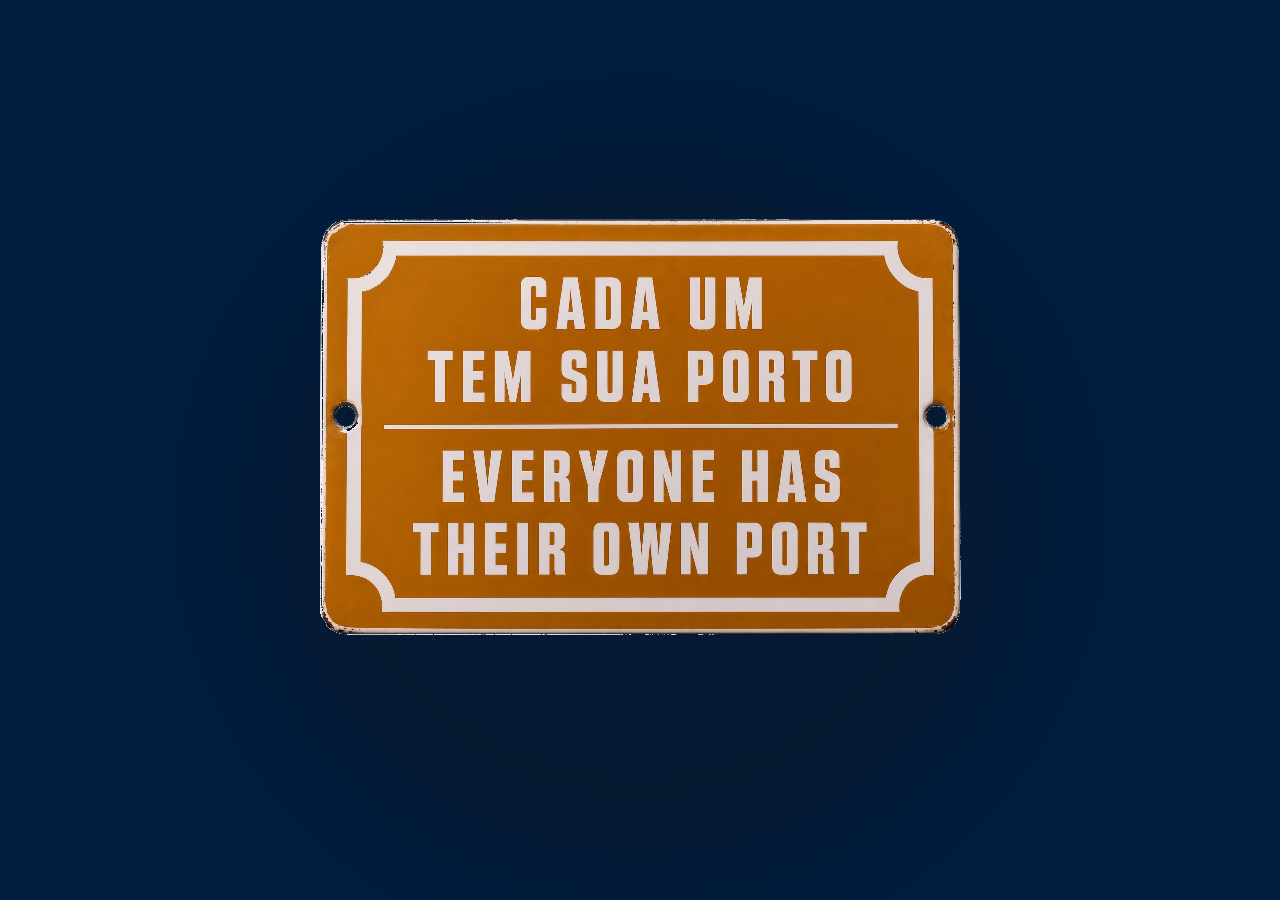
<file: index.html>
<!DOCTYPE html>
<html lang="en">
<head>
  <meta charset="UTF-8">
  <meta name="viewport" content="width=device-width, initial-scale=1, viewport-fit=cover">
  <meta name="description" content="Port-Pourri is an immersive new play with music at Stanford, May 29 to 31, 2026. Enter the world, get show details, join the mailing list, and reserve tickets.">
  <meta name="robots" content="index,follow,max-image-preview:large,max-snippet:-1,max-video-preview:-1">
  <meta name="theme-color" content="#0a1426">
  <link rel="canonical" href="https://port.sebastian.blue/">
  <meta property="og:site_name" content="Port-Pourri">
  <meta property="og:type" content="website">
  <meta property="og:title" content="Port-Pourri">
  <meta property="og:description" content="An immersive new play with music at Stanford. Enter the port, get show details, and reserve tickets.">
  <meta property="og:url" content="https://port.sebastian.blue/">
  <meta property="og:image" content="https://port.sebastian.blue/front.png">
  <meta property="og:image:alt" content="Port-Pourri sign artwork">
  <meta name="twitter:card" content="summary_large_image">
  <meta name="twitter:title" content="Port-Pourri">
  <meta name="twitter:description" content="An immersive new play with music at Stanford. Enter the port, get show details, and reserve tickets.">
  <meta name="twitter:image" content="https://port.sebastian.blue/front.png">
  <title>Port-Pourri</title>
  <link rel="preconnect" href="https://fonts.googleapis.com">
  <link rel="preconnect" href="https://fonts.gstatic.com" crossorigin>
  <link href="https://fonts.googleapis.com/css2?family=EB+Garamond:ital,wght@0,400;1,400;1,500&display=swap" rel="stylesheet">
  <link rel="stylesheet" href="styles.css">
  <script type="application/ld+json">
    {
      "@context": "https://schema.org",
      "@graph": [
        {
          "@type": "WebSite",
          "@id": "https://port.sebastian.blue/#website",
          "url": "https://port.sebastian.blue/",
          "name": "Port-Pourri",
          "description": "Port-Pourri is an immersive new play with music at Stanford.",
          "inLanguage": "en-US"
        },
        {
          "@type": "WebPage",
          "@id": "https://port.sebastian.blue/#webpage",
          "url": "https://port.sebastian.blue/",
          "name": "Port-Pourri",
          "isPartOf": {
            "@id": "https://port.sebastian.blue/#website"
          },
          "primaryImageOfPage": {
            "@type": "ImageObject",
            "url": "https://port.sebastian.blue/front.png"
          },
          "description": "Enter the world of Port-Pourri, get show details, and reserve tickets."
        }
      ]
    }
  </script>
</head>
<body>
  <main class="stage">
    <div class="scene">
      <div class="sign-shadow" aria-hidden="true"></div>
      <a class="sign-link" href="info/" aria-label="Enter the Port-Pourri experience">
        <div class="sign-fallback" aria-hidden="true">
          <div class="sign-fallback-face sign-fallback-face--front">
            <img src="front.png" alt="" draggable="false">
          </div>
          <div class="sign-fallback-face sign-fallback-face--rear">
            <img src="rear-2.png" alt="" draggable="false">
          </div>
        </div>
        <div class="sign-canvas" aria-hidden="true"></div>
        <span class="sr-only">Cada um tem sua porto. Everyone has their own port. Open the Port-Pourri information experience.</span>
      </a>
    </div>
  </main>
  <script src="vendor/three.min.js"></script>
  <script src="script.js"></script>
</body>
</html>
</file>
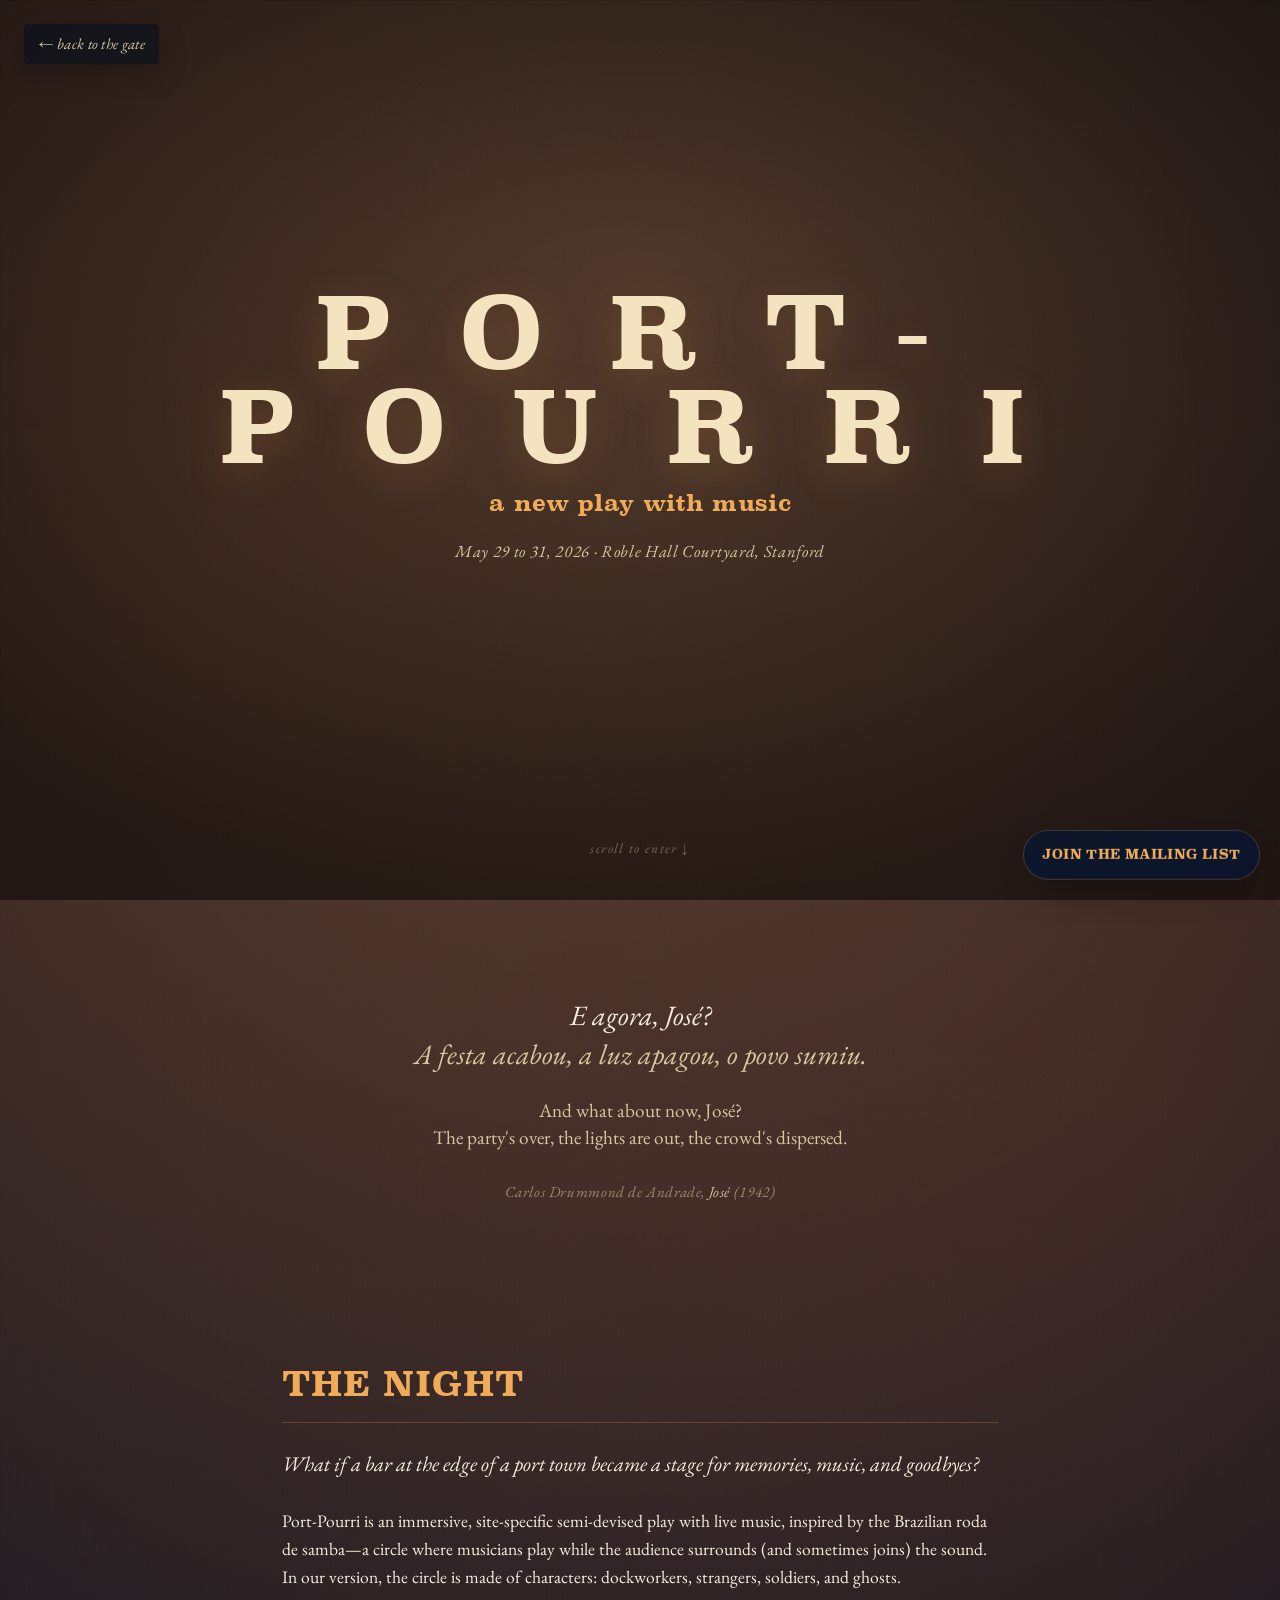
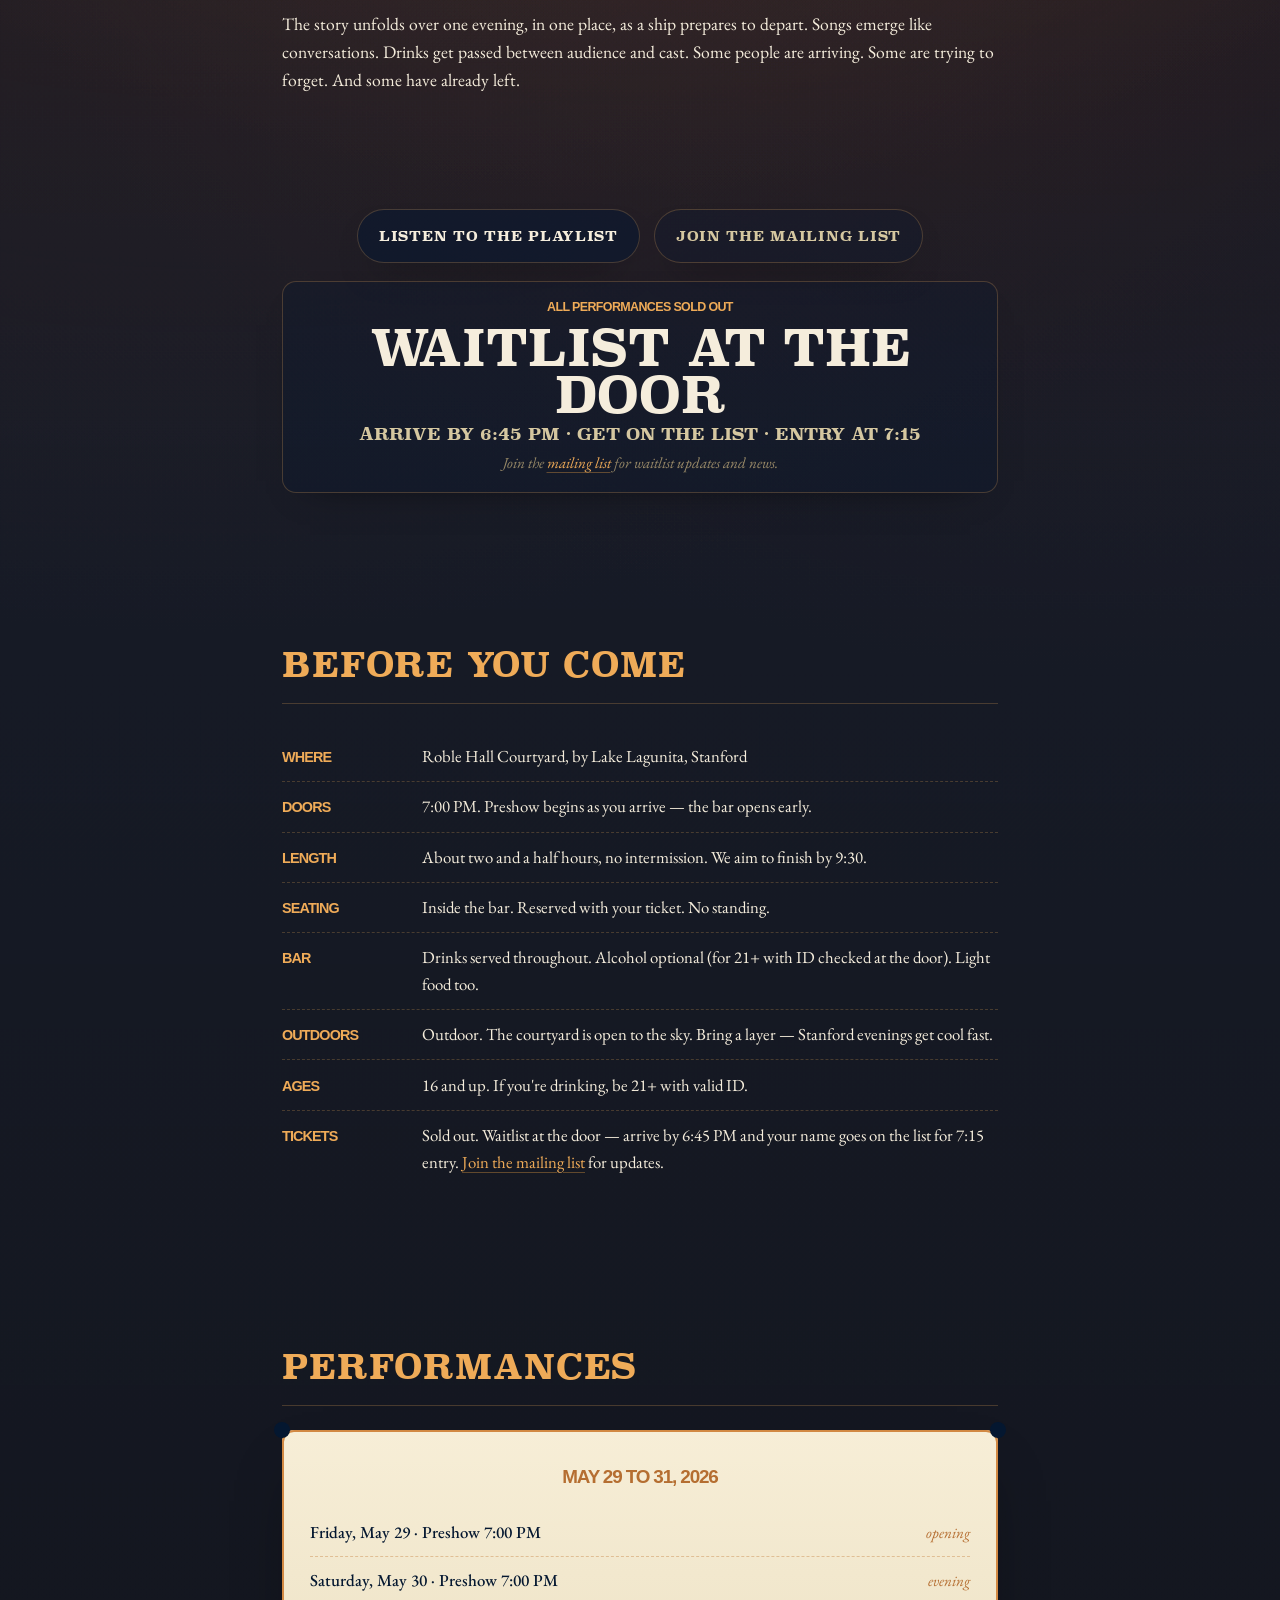
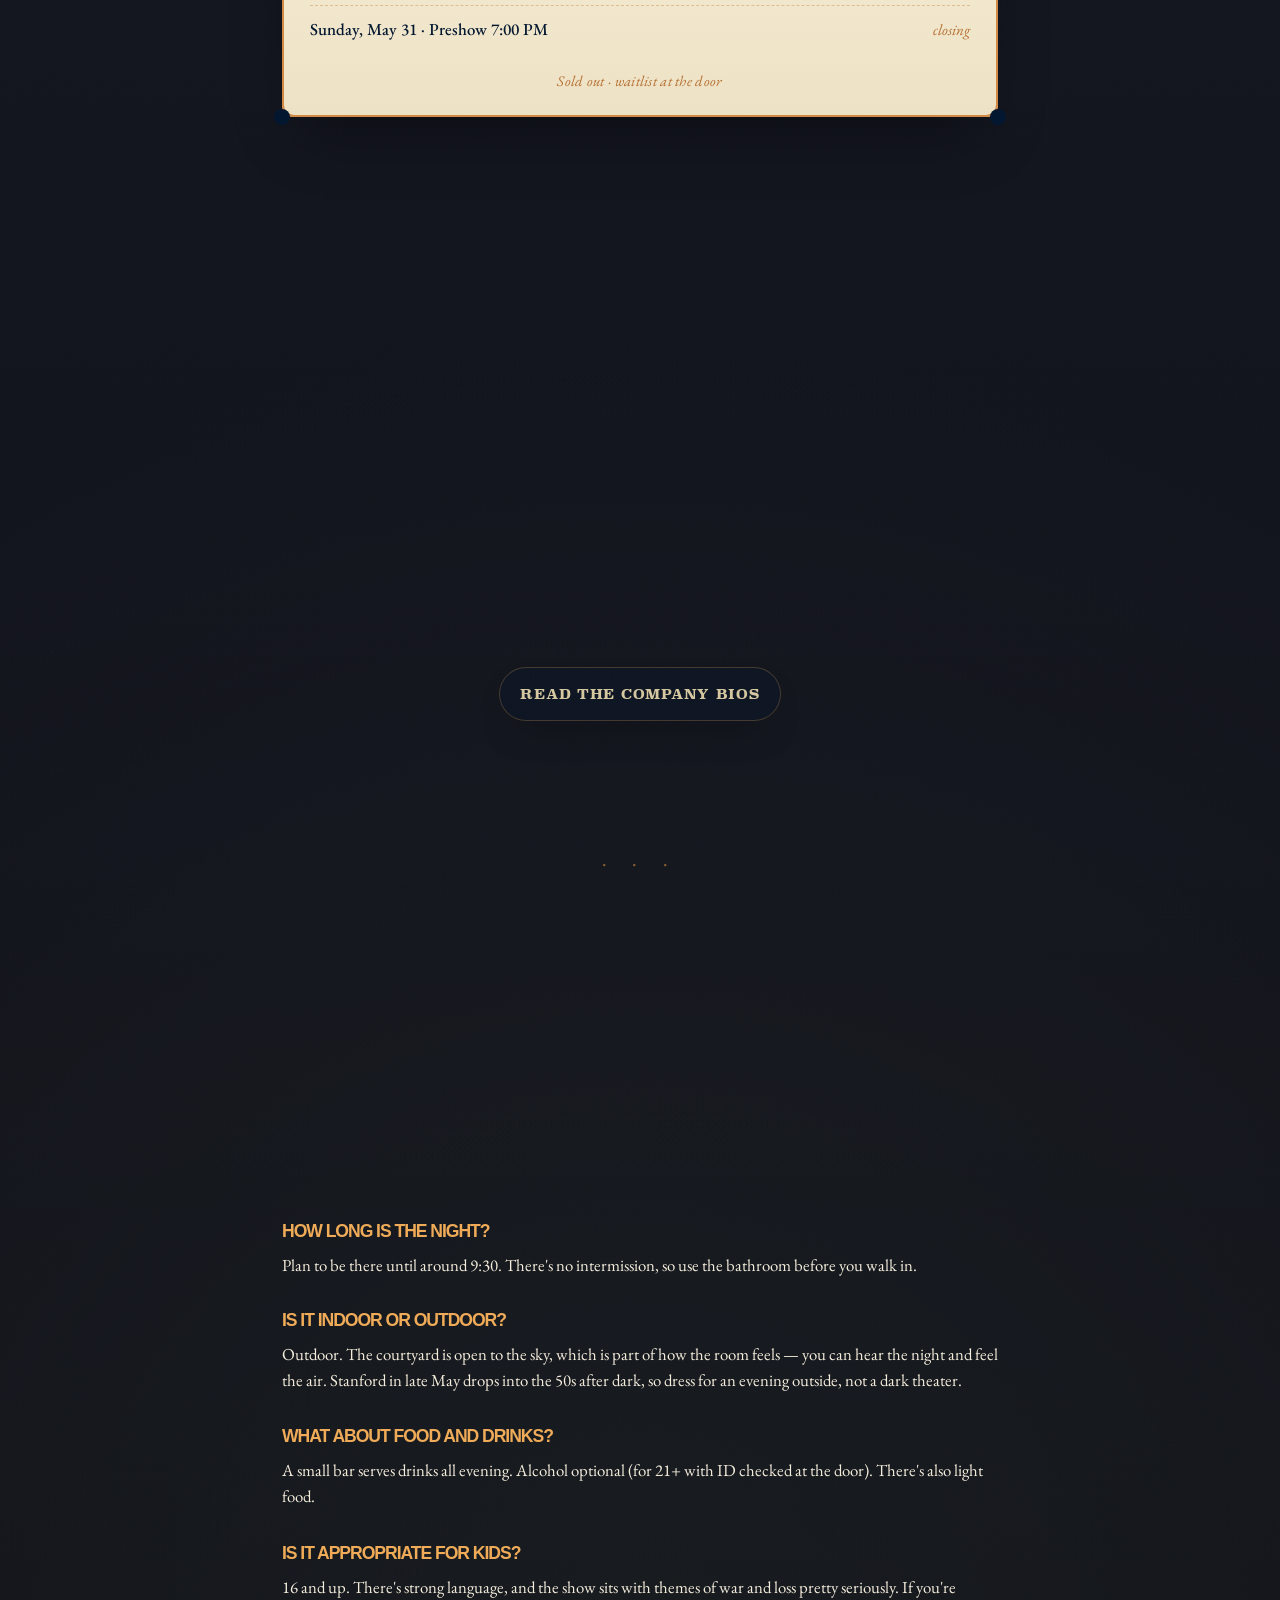
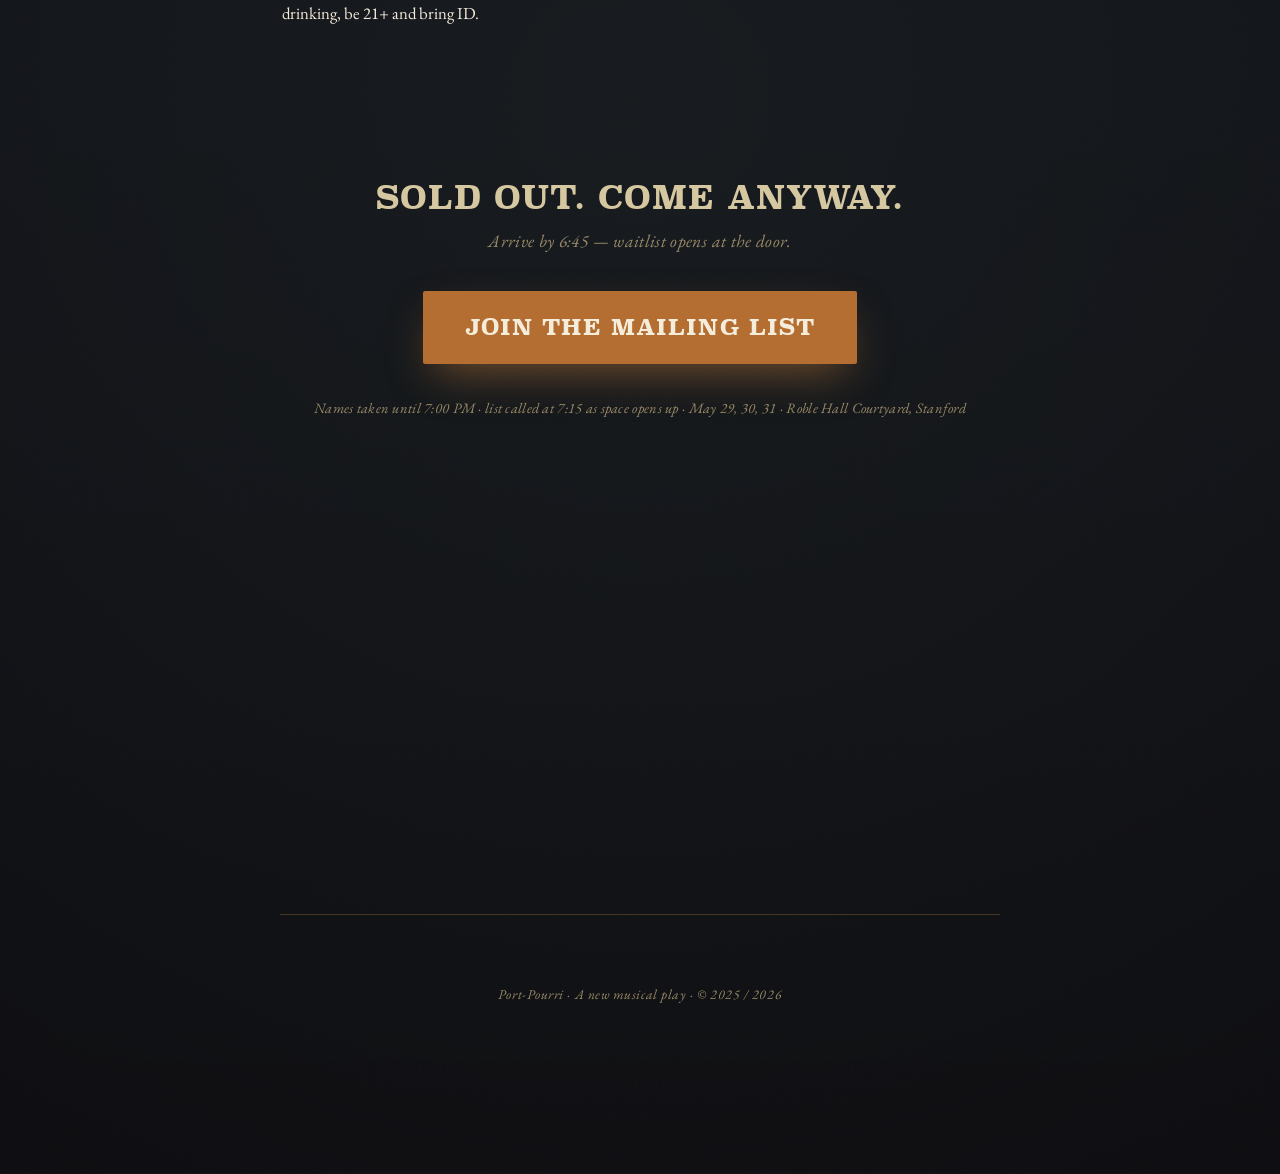
<file: info/index.html>
<!DOCTYPE html>
<html lang="en">
<head>
  <meta charset="UTF-8">
  <meta name="viewport" content="width=device-width, initial-scale=1, viewport-fit=cover">
  <meta name="description" content="Port-Pourri is an immersive new play with music at Roble Hall Courtyard, Stanford, May 29 to 31, 2026. Get performance info, company details, FAQ, mailing-list updates, and tickets.">
  <meta name="robots" content="index,follow,max-image-preview:large,max-snippet:-1,max-video-preview:-1">
  <meta name="theme-color" content="#1a110d">
  <link rel="canonical" href="https://port.sebastian.blue/info/">
  <meta property="og:site_name" content="Port-Pourri">
  <meta property="og:type" content="website">
  <meta property="og:title" content="Port-Pourri — A new play with music">
  <meta property="og:description" content="An immersive site-specific play with live music at Stanford. May 29 to 31, 2026. Performance info, questions, company, and tickets.">
  <meta property="og:url" content="https://port.sebastian.blue/info/">
  <meta property="og:image" content="https://port.sebastian.blue/front.png">
  <meta property="og:image:alt" content="Port-Pourri sign artwork">
  <meta name="twitter:card" content="summary_large_image">
  <meta name="twitter:title" content="Port-Pourri — A new play with music">
  <meta name="twitter:description" content="An immersive site-specific play with live music at Stanford. May 29 to 31, 2026. Performance info, questions, company, and tickets.">
  <meta name="twitter:image" content="https://port.sebastian.blue/front.png">
  <title>Port-Pourri — A new musical play</title>
  <link rel="preconnect" href="https://fonts.googleapis.com">
  <link rel="preconnect" href="https://fonts.gstatic.com" crossorigin>
  <link href="https://fonts.googleapis.com/css2?family=Anton&family=EB+Garamond:ital,wght@0,400;0,500;0,600;1,400;1,500&display=swap" rel="stylesheet">
  <link rel="preload" as="image" href="img/pergola.jpg">
  <script type="application/ld+json">
    {
      "@context": "https://schema.org",
      "@graph": [
        {
          "@type": "WebPage",
          "@id": "https://port.sebastian.blue/info/#webpage",
          "url": "https://port.sebastian.blue/info/",
          "name": "Port-Pourri — A new play with music",
          "description": "Port-Pourri is an immersive site-specific play with live music at Stanford, May 29 to 31, 2026.",
          "isPartOf": {
            "@id": "https://port.sebastian.blue/#website"
          },
          "primaryImageOfPage": {
            "@type": "ImageObject",
            "url": "https://port.sebastian.blue/front.png"
          },
          "about": {
            "@id": "https://port.sebastian.blue/info/#event"
          },
          "speakable": {
            "@type": "SpeakableSpecification",
            "cssSelector": [
              ".hero__title",
              ".hero__subtitle",
              ".lede"
            ]
          },
          "inLanguage": "en-US"
        },
        {
          "@type": "WebSite",
          "@id": "https://port.sebastian.blue/#website",
          "url": "https://port.sebastian.blue/",
          "name": "Port-Pourri",
          "inLanguage": "en-US"
        },
        {
          "@type": "TheaterEvent",
          "@id": "https://port.sebastian.blue/info/#event",
          "name": "Port-Pourri",
          "alternateName": "Port-Pourri — A new play with music",
          "description": "Port-Pourri is an immersive, site-specific semi-devised play with live music, inspired by the Brazilian roda de samba. The story unfolds over one evening in a port bar as a ship prepares to depart.",
          "image": [
            "https://port.sebastian.blue/front.png"
          ],
          "eventAttendanceMode": "https://schema.org/OfflineEventAttendanceMode",
          "eventStatus": "https://schema.org/EventScheduled",
          "isAccessibleForFree": true,
          "location": {
            "@type": "Place",
            "name": "Roble Hall Courtyard",
            "address": {
              "@type": "PostalAddress",
              "streetAddress": "326 Lagunita Lane",
              "addressLocality": "Stanford",
              "addressRegion": "CA",
              "postalCode": "94305",
              "addressCountry": "US"
            }
          },
          "offers": {
            "@type": "Offer",
            "url": "https://www.eventbrite.com/e/port-pourri-a-new-play-tickets-1988589855790?aff=oddtdtcreator",
            "price": "0",
            "priceCurrency": "USD",
            "availability": "https://schema.org/SoldOut",
            "validFrom": "2026-05-13T00:00:00-07:00"
          },
          "subEvent": [
            {
              "@type": "TheaterEvent",
              "name": "Port-Pourri — Opening Night",
              "startDate": "2026-05-29T19:00:00-07:00",
              "endDate": "2026-05-29T21:30:00-07:00",
              "location": {
                "@type": "Place",
                "name": "Roble Hall Courtyard"
              }
            },
            {
              "@type": "TheaterEvent",
              "name": "Port-Pourri — Saturday Performance",
              "startDate": "2026-05-30T19:00:00-07:00",
              "endDate": "2026-05-30T21:30:00-07:00",
              "location": {
                "@type": "Place",
                "name": "Roble Hall Courtyard"
              }
            },
            {
              "@type": "TheaterEvent",
              "name": "Port-Pourri — Closing Night",
              "startDate": "2026-05-31T19:00:00-07:00",
              "endDate": "2026-05-31T21:30:00-07:00",
              "location": {
                "@type": "Place",
                "name": "Roble Hall Courtyard"
              }
            }
          ]
        },
        {
          "@type": "FAQPage",
          "@id": "https://port.sebastian.blue/info/#faq",
          "mainEntity": [
            {
              "@type": "Question",
              "name": "What time should I arrive?",
              "acceptedAnswer": {
                "@type": "Answer",
                "text": "Arrive at 7 or a bit after. Doors open then, and the bar opens with them."
              }
            },
            {
              "@type": "Question",
              "name": "How long is the night?",
              "acceptedAnswer": {
                "@type": "Answer",
                "text": "Plan to be there until around 9:30 PM. There is no intermission."
              }
            },
            {
              "@type": "Question",
              "name": "Is it indoor or outdoor?",
              "acceptedAnswer": {
                "@type": "Answer",
                "text": "The performance is outdoors in an open courtyard at Stanford. Bring a layer because late May evenings can drop into the 50s."
              }
            },
            {
              "@type": "Question",
              "name": "What about food and drinks?",
              "acceptedAnswer": {
                "@type": "Answer",
                "text": "A small bar serves drinks all evening. Alcohol is optional for guests 21 and over with ID checked at the door, and light food is also available."
              }
            },
            {
              "@type": "Question",
              "name": "Is it appropriate for kids?",
              "acceptedAnswer": {
                "@type": "Answer",
                "text": "The show is recommended for ages 16 and up because it contains strong language and themes of war and loss."
              }
            }
          ]
        }
      ]
    }
  </script>
  <style>
    @font-face {
      font-family: 'Kuunari';
      src:
        url('kuunari-black-condensed.woff2') format('woff2'),
        url('kuunari-black-condensed.otf') format('opentype');
      font-display: swap;
    }

    @font-face {
      font-family: 'Super Clarendon Web';
      src: url('superclarendon-rg-bold-italic-5872742196896,superclarendon-rg-bold-587272c8dce6b,superclarendon[...]/superclarendon-rg-bold-587272c8dce6b.woff') format('woff');
      font-weight: 700;
      font-style: normal;
      font-display: swap;
    }

    :root {
      --bg: #041730;
      --bg-deeper: #020c1c;
      --bg-panel: rgba(5, 18, 40, 0.72);
      --bg-panel-strong: rgba(7, 23, 50, 0.88);
      --ink-light: #f5eddc;
      --ink-mid: #d5c7a0;
      --ink-soft: #998a68;
      --orange: #d28943;
      --orange-bright: #efab58;
      --orange-deep: #b56e31;
      --rule: rgba(239, 171, 88, 0.24);
      --shadow: rgba(0, 0, 0, 0.58);
      --display-font: "Super Clarendon Web", "Super Clarendon", "Bookman Old Style", Georgia, serif;
    }

    * { box-sizing: border-box; margin: 0; padding: 0; }
    html { scroll-behavior: smooth; }

    body {
      font-family: 'EB Garamond', Georgia, 'Times New Roman', serif;
      color: var(--ink-light);
      background: var(--bg);
      background-image:
        radial-gradient(circle at 50% 8%, rgba(214, 184, 122, 0.18), transparent 24%),
        radial-gradient(circle at 16% 10%, rgba(146, 70, 40, 0.3), transparent 30%),
        radial-gradient(circle at 85% 18%, rgba(110, 46, 31, 0.24), transparent 24%),
        radial-gradient(circle at 50% 82%, rgba(84, 112, 99, 0.12), transparent 28%),
        linear-gradient(180deg, rgba(28, 16, 12, 0.76), rgba(58, 34, 20, 0.34) 34%, rgba(16, 11, 10, 0.82) 100%);
      line-height: 1.6;
      -webkit-font-smoothing: antialiased;
      -moz-osx-font-smoothing: grayscale;
      overflow-x: hidden;
      position: relative;
    }

    body::before {
      content: "";
      position: fixed;
      inset: 0;
      z-index: 1;
      pointer-events: none;
      background:
        radial-gradient(ellipse 90% 70% at 50% 30%, transparent 0%, rgba(0, 0, 0, 0.52) 100%),
        url("data:image/svg+xml,%3Csvg viewBox='0 0 220 220' xmlns='http://www.w3.org/2000/svg'%3E%3Cfilter id='n'%3E%3CfeTurbulence type='fractalNoise' baseFrequency='0.85' numOctaves='2' stitchTiles='stitch'/%3E%3CfeColorMatrix values='0 0 0 0 0.95 0 0 0 0 0.92 0 0 0 0 0.84 0 0 0 0.07 0'/%3E%3C/filter%3E%3Crect width='100%25' height='100%25' filter='url(%23n)'/%3E%3C/svg%3E");
      background-size: cover, 220px 220px;
      mix-blend-mode: overlay;
    }

    .memories {
      position: absolute;
      inset: 0;
      width: 100%;
      height: 100%;
      pointer-events: none;
      z-index: 2;
    }

    .memory {
      position: absolute;
      opacity: 0;
      filter: sepia(0.15) brightness(0.72) contrast(0.95) saturate(0.9);
      mix-blend-mode: screen;
      will-change: transform, opacity;
      transition: opacity 1.6s ease;
    }

    .memory.is-revealed { opacity: 0.42; }

    .memory img {
      display: block;
      width: 100%;
      height: auto;
      border-radius: 1px;
      box-shadow: 0 30px 60px -20px rgba(0, 0, 0, 0.65);
    }

    .memory--m1 { top: 380px; right: -140px; width: 280px; transform: rotate(4deg); }
    .memory--m2 { top: 1100px; left: -120px; width: 320px; transform: rotate(-6deg); }
    .memory--m3 { top: 1900px; right: -100px; width: 260px; transform: rotate(3deg); }
    .memory--m4 { top: 2700px; left: -90px; width: 340px; transform: rotate(-3deg); }
    .memory--m5 { top: 3500px; right: -130px; width: 300px; transform: rotate(5deg); }
    .memory--m6 { top: 4300px; left: -100px; width: 280px; transform: rotate(-4deg); }

    @media (max-width: 900px) { .memory { display: none; } }

    .page { position: relative; z-index: 5; }

    body.has-floating-ticket {
      padding-bottom: 7.5rem;
    }

    .gate-link {
      position: fixed;
      top: 1.5rem;
      left: 1.5rem;
      z-index: 50;
      font-style: italic;
      font-size: 0.95rem;
      color: var(--ink-mid);
      text-decoration: none;
      letter-spacing: 0.02em;
      padding: 0.5rem 0.9rem;
      border-radius: 4px;
      background: rgba(3, 14, 32, 0.55);
      backdrop-filter: blur(8px);
      -webkit-backdrop-filter: blur(8px);
      box-shadow: 0 10px 28px rgba(0, 0, 0, 0.22);
      transition: color 0.25s ease, transform 0.25s ease, background 0.25s ease;
    }

    .gate-link:hover, .gate-link:focus-visible {
      color: var(--orange-bright);
      transform: translateX(-3px);
      background: rgba(3, 14, 32, 0.82);
      outline: none;
    }

    .gate-link::before { content: "← "; }

    main {
      max-width: 780px;
      margin: 0 auto;
      padding: 0 1.75rem;
    }

    @media (min-width: 720px) {
      main { padding: 0 2rem; }
    }

    /* Hero */
    .hero {
      min-height: 100vh;
      min-height: 100dvh;
      display: flex;
      flex-direction: column;
      align-items: center;
      justify-content: center;
      text-align: center;
      position: relative;
      padding: 4rem 0 6rem;
    }

    .hero__title {
      font-family: var(--display-font);
      font-weight: 700;
      font-size: clamp(3.5rem, 11vw, 6.2rem);
      letter-spacing: 0.68em;
      color: #f3e4bf;
      line-height: 0.95;
      margin-bottom: 0.8rem;
      padding-left: 0.32em;
      text-shadow: 0 10px 40px rgba(210, 137, 67, 0.24);
      will-change: transform, opacity;
      animation: hero-rise 1.6s cubic-bezier(0.22, 1, 0.36, 1) both;
      text-transform: uppercase;
    }

    .hero__subtitle {
      font-family: var(--display-font);
      font-weight: 700;
      font-size: clamp(1.05rem, 2.2vw, 1.35rem);
      letter-spacing: 0.015em;
      color: var(--orange-bright);
      text-transform: lowercase;
      margin-bottom: 1.1rem;
      opacity: 0;
      animation: hero-rise 1.6s 0.3s cubic-bezier(0.22, 1, 0.36, 1) both;
    }

    .hero__dates {
      font-style: italic;
      font-size: 1.05rem;
      color: var(--ink-mid);
      letter-spacing: 0.04em;
      opacity: 0;
      animation: hero-rise 1.6s 0.55s cubic-bezier(0.22, 1, 0.36, 1) both;
    }

    .hero__actions {
      display: flex;
      flex-wrap: wrap;
      justify-content: center;
      gap: 0.9rem;
      margin-top: 2.5rem;
      opacity: 0;
      animation: hero-rise 1.6s 0.78s cubic-bezier(0.22, 1, 0.36, 1) both;
    }

    .hero__button {
      display: inline-flex;
      align-items: center;
      justify-content: center;
      min-height: 48px;
      padding: 0.9rem 1.3rem;
      border-radius: 999px;
      border: 1px solid rgba(239, 171, 88, 0.24);
      background: rgba(7, 23, 50, 0.55);
      color: var(--ink-light);
      text-decoration: none;
      font-family: var(--display-font);
      font-weight: 700;
      font-size: 0.9rem;
      letter-spacing: 0.05em;
      text-transform: uppercase;
      box-shadow: 0 18px 38px -22px rgba(0, 0, 0, 0.72);
      backdrop-filter: blur(8px);
      -webkit-backdrop-filter: blur(8px);
      transition: transform 0.25s ease, background 0.25s ease, border-color 0.25s ease, color 0.25s ease;
    }

    .hero__button:hover,
    .hero__button:focus-visible {
      color: var(--ink-light);
      text-decoration: none;
      background: rgba(181, 110, 49, 0.82);
      border-color: rgba(239, 171, 88, 0.5);
      transform: translateY(-2px);
      outline: none;
    }

    .hero__button--ghost {
      background: rgba(7, 23, 50, 0.28);
      color: var(--ink-mid);
    }

    .hero__button--ghost:hover,
    .hero__button--ghost:focus-visible {
      color: var(--ink-light);
      background: rgba(7, 23, 50, 0.68);
    }

    .ticket-countdown {
      margin-top: 1.15rem;
      padding: 1rem 1.1rem;
      border: 1px solid var(--rule);
      border-radius: 14px;
      background: rgba(7, 23, 50, 0.3);
      text-align: center;
      box-shadow: 0 16px 36px -28px rgba(0, 0, 0, 0.72);
    }

    .ticket-countdown__label {
      display: block;
      font-family: "Helvetica Neue", Helvetica, Arial, sans-serif;
      font-weight: 700;
      font-size: 0.78rem;
      letter-spacing: -0.05em;
      text-transform: uppercase;
      color: var(--orange-bright);
      margin-bottom: 0.35rem;
    }

    .ticket-countdown__time {
      display: block;
      font-family: var(--display-font);
      font-weight: 700;
      line-height: 1.15;
      color: var(--ink-light);
      text-transform: uppercase;
    }

    .ticket-countdown__units {
      display: block;
      font-size: clamp(1.95rem, 5vw, 3.15rem);
      line-height: 0.95;
    }

    .ticket-countdown__suffix {
      display: block;
      margin-top: 0.35rem;
      font-size: clamp(0.9rem, 2vw, 1.05rem);
      color: var(--ink-mid);
    }

    .ticket-countdown__note {
      margin-top: 0.45rem;
      margin-bottom: 0;
      font-size: 0.95rem;
      color: var(--ink-soft);
      font-style: italic;
    }

    .hero__scroll-hint {
      position: absolute;
      bottom: 2.5rem;
      left: 50%;
      transform: translateX(-50%);
      font-style: italic;
      font-size: 0.85rem;
      color: var(--ink-soft);
      letter-spacing: 0.1em;
      text-transform: lowercase;
      opacity: 0;
      animation: hero-fade-in 2s 1.5s ease both, scroll-bob 2.8s 1.5s ease-in-out infinite;
    }

    @keyframes hero-rise {
      0% { opacity: 0; transform: translateY(28px); }
      100% { opacity: 1; transform: translateY(0); }
    }

    @keyframes hero-fade-in { to { opacity: 0.7; } }

    @keyframes scroll-bob {
      0%, 100% { transform: translateX(-50%) translateY(0); }
      50% { transform: translateX(-50%) translateY(8px); }
    }

    /* Quote */
    .quote {
      padding: 6rem 0 5rem;
      text-align: center;
      position: relative;
    }

    .quote__original {
      font-style: italic;
      font-size: clamp(1.35rem, 3vw, 1.75rem);
      line-height: 1.4;
      color: var(--ink-light);
      margin-bottom: 1.5rem;
    }

    .quote__translation {
      font-size: clamp(1.05rem, 2.2vw, 1.2rem);
      line-height: 1.4;
      color: var(--ink-mid);
      margin-bottom: 1.75rem;
    }

    .quote__attribution {
      font-style: italic;
      font-size: 0.95rem;
      color: var(--ink-soft);
      letter-spacing: 0.04em;
    }

    /* Sections */
    section.content {
      padding: 4.5rem 0;
      position: relative;
    }

    #company {
      width: min(100vw - 4rem, 1320px);
      margin-left: 50%;
      transform: translateX(-50%);
    }

    .reveal {
      opacity: 0;
      transform: translateY(36px);
      transition: opacity 0.9s cubic-bezier(0.22, 1, 0.36, 1),
                  transform 0.9s cubic-bezier(0.22, 1, 0.36, 1);
      will-change: opacity, transform;
    }

    .reveal.is-revealed {
      opacity: 1;
      transform: translateY(0);
    }

    .reveal-delay-1 { transition-delay: 0.1s; }
    .reveal-delay-2 { transition-delay: 0.2s; }
    .reveal-delay-3 { transition-delay: 0.3s; }

    h2 {
      font-family: var(--display-font);
      font-weight: 700;
      font-size: clamp(1.55rem, 3.4vw, 2.15rem);
      letter-spacing: 0.025em;
      color: var(--orange-bright);
      text-transform: uppercase;
      margin-bottom: 1.5rem;
      padding-bottom: 0.7rem;
      border-bottom: 1px solid var(--rule);
    }

    h3 {
      font-family: "Helvetica Neue", Helvetica, Arial, sans-serif;
      font-weight: 700;
      font-size: 1.18rem;
      letter-spacing: -0.06em;
      color: var(--ink-light);
      text-transform: uppercase;
      margin-top: 2.25rem;
      margin-bottom: 0.6rem;
    }

    p {
      font-size: 1.1rem;
      color: var(--ink-light);
      margin-bottom: 1.15rem;
    }

    p:last-child { margin-bottom: 0; }

    em {
      font-style: italic;
      color: var(--ink-mid);
    }

    a {
      color: var(--orange-bright);
      text-decoration: underline;
      text-decoration-color: rgba(216, 148, 63, 0.4);
      text-underline-offset: 4px;
      text-decoration-thickness: 1px;
      transition: color 0.2s ease, text-decoration-color 0.2s ease;
    }

    a:hover, a:focus-visible {
      color: var(--ink-light);
      text-decoration-color: var(--orange-bright);
    }

    .lede {
      font-size: 1.3rem;
      font-style: italic;
      line-height: 1.5;
      color: var(--ink-light);
      margin-bottom: 1.75rem;
    }

    /* Practical info as a definition list */
    .practicalia {
      margin: 1.75rem 0 0.5rem;
      list-style: none;
    }

    .practicalia li {
      display: grid;
      grid-template-columns: 7.5rem 1fr;
      align-items: baseline;
      gap: 1.25rem;
      padding: 0.7rem 0;
      border-bottom: 1px dashed var(--rule);
      font-size: 1.05rem;
    }

    .practicalia li:last-child { border-bottom: none; }

    .practicalia .key {
      font-family: "Helvetica Neue", Helvetica, Arial, sans-serif;
      font-weight: 700;
      font-size: 0.9rem;
      letter-spacing: -0.06em;
      color: var(--orange-bright);
      text-transform: uppercase;
    }

    .practicalia .val { color: var(--ink-light); }

    @media (max-width: 540px) {
      .practicalia li {
        grid-template-columns: 1fr;
        gap: 0.2rem;
      }
    }

    /* Performances ticket card */
    .performances {
      background: linear-gradient(180deg, #f7eed7 0%, #ede2c5 100%);
      color: var(--bg);
      padding: 2rem 1.75rem 1.5rem;
      position: relative;
      margin: 1.5rem 0;
      box-shadow: 0 30px 60px -20px rgba(0, 0, 0, 0.4),
                  inset 0 0 0 2px var(--orange);
      border-radius: 12px;
    }

    .performances::before, .performances::after,
    .performances > .corner-bl, .performances > .corner-br {
      content: "";
      position: absolute;
      width: 16px;
      height: 16px;
      background: var(--bg);
      border-radius: 50%;
    }

    .performances::before { top: -8px; left: -8px; }
    .performances::after { top: -8px; right: -8px; }
    .performances > .corner-bl { bottom: -8px; left: -8px; }
    .performances > .corner-br { bottom: -8px; right: -8px; }

    .performances h3 {
      margin-top: 0;
      text-align: center;
      color: var(--orange-deep);
    }

    .performances ul {
      list-style: none;
      margin-top: 1rem;
    }

    .performances li {
      display: flex;
      justify-content: space-between;
      align-items: baseline;
      padding: 0.65rem 0;
      border-bottom: 1px dashed rgba(196, 126, 58, 0.4);
      font-size: 1.05rem;
      gap: 1rem;
      color: var(--bg);
      opacity: 0;
      transform: translateX(-12px);
      transition: opacity 0.6s ease, transform 0.6s ease;
    }

    .performances.is-revealed li {
      opacity: 1;
      transform: translateX(0);
    }
    .performances.is-revealed li:nth-child(1) { transition-delay: 0.1s; }
    .performances.is-revealed li:nth-child(2) { transition-delay: 0.22s; }
    .performances.is-revealed li:nth-child(3) { transition-delay: 0.34s; }

    .performances li:last-child { border-bottom: none; }

    .performances .label {
      font-style: italic;
      color: var(--orange-deep);
      font-size: 0.95rem;
    }

    .performances .when { font-weight: 500; }

    .performances .meta {
      text-align: center;
      margin-top: 1rem;
      font-style: italic;
      font-size: 0.92rem;
      color: var(--orange-deep);
      letter-spacing: 0.02em;
    }

    /* Tabs (cast / creative / team) */
    .roster {
      margin-top: 0.5rem;
    }

    .tabs {
      display: flex;
      gap: 0;
      border-bottom: 1px solid var(--rule);
      margin-bottom: 1.5rem;
      flex-wrap: wrap;
    }

    .tab {
      font-family: "Helvetica Neue", Helvetica, Arial, sans-serif;
      font-weight: 700;
      font-size: 0.96rem;
      letter-spacing: -0.06em;
      text-transform: uppercase;
      color: var(--ink-soft);
      background: transparent;
      border: none;
      padding: 0.85rem 1.5rem 0.85rem 0;
      margin-right: 1.5rem;
      cursor: pointer;
      position: relative;
      transition: color 0.25s ease;
      font-feature-settings: normal;
    }

    .tab::after {
      content: "";
      position: absolute;
      left: 0;
      right: 1.5rem;
      bottom: -1px;
      height: 2px;
      background: var(--orange);
      transform: scaleX(0);
      transform-origin: left;
      transition: transform 0.4s cubic-bezier(0.22, 1, 0.36, 1);
    }

    .tab:hover { color: var(--ink-mid); }
    .tab[aria-selected="true"] { color: var(--orange-bright); }
    .tab[aria-selected="true"]::after { transform: scaleX(1); }

    .tab:focus-visible {
      outline: none;
      color: var(--ink-light);
    }

    .panel {
      display: none;
      animation: panel-fade 0.6s cubic-bezier(0.22, 1, 0.36, 1);
    }

    .panel.is-active { display: block; }

    @keyframes panel-fade {
      from { opacity: 0; transform: translateY(8px); }
      to { opacity: 1; transform: translateY(0); }
    }

    .credit-list {
      list-style: none;
      display: flex;
      flex-wrap: wrap;
      justify-content: center;
      gap: 2.9rem 2.2rem;
      align-items: flex-start;
    }

    .credit-list li {
      flex: 0 1 auto;
      display: flex;
      flex-direction: column;
      align-items: center;
      text-align: center;
      gap: 0.45rem;
    }

    .credit-name {
      font-family: "Helvetica Neue", Helvetica, Arial, sans-serif;
      font-weight: 700;
      font-size: clamp(1.3rem, 1.55vw, 2.05rem);
      line-height: 0.98;
      letter-spacing: -0.085em;
      text-transform: none;
      color: var(--ink-light);
      white-space: nowrap;
      margin-inline: auto;
      word-break: normal;
      overflow-wrap: normal;
    }

    .credit-role {
      font-family: "Helvetica Neue", Helvetica, Arial, sans-serif;
      font-weight: 700;
      font-size: clamp(0.9rem, 1.1vw, 1.2rem);
      line-height: 1;
      letter-spacing: -0.07em;
      text-transform: uppercase;
      color: var(--orange-bright);
      text-wrap: balance;
      max-width: 18ch;
    }

    .credit-instrument {
      display: block;
      font-size: 0.82rem;
      color: var(--ink-mid);
      font-style: italic;
      letter-spacing: 0.02em;
      margin-top: 0.15rem;
    }

    .credit-list li.credit--wide {
      flex-basis: 100%;
      width: 100%;
    }

    .credit-list li.credit--wide .credit-name {
      white-space: normal;
      text-wrap: balance;
      max-width: 24ch;
    }

    .credit-list--cast li {
      flex: 0 1 calc(25% - 1.65rem);
      width: calc(25% - 1.65rem);
    }

    .credit-list--cast .credit-name {
      white-space: nowrap;
      text-wrap: nowrap;
      max-width: none;
      font-size: clamp(1.7rem, 1.95vw, 2.55rem);
      text-transform: none;
    }

    .credit-list--cast .credit-role {
      font-size: clamp(1.05rem, 1.2vw, 1.35rem);
      max-width: 16ch;
    }

    .credit-rows {
      display: flex;
      flex-direction: column;
      gap: 1.75rem;
    }

    .credit-row {
      display: flex;
      flex-wrap: wrap;
      justify-content: center;
      align-items: flex-start;
      gap: 1.4rem 2.2rem;
    }

    .credit-entry {
      display: flex;
      flex-direction: column;
      align-items: center;
      text-align: center;
      gap: 0.45rem;
    }

    .credit-entry--wide {
      width: 100%;
    }

    .credit-entry__role {
      font-family: "Helvetica Neue", Helvetica, Arial, sans-serif;
      font-weight: 700;
      font-size: clamp(1.35rem, 1.65vw, 1.82rem);
      line-height: 1;
      letter-spacing: -0.07em;
      text-transform: uppercase;
      color: var(--orange-bright);
      text-wrap: balance;
      max-width: 20ch;
    }

    .credit-entry__name {
      font-family: "Helvetica Neue", Helvetica, Arial, sans-serif;
      font-weight: 700;
      font-size: clamp(2.1rem, 2.55vw, 3.35rem);
      line-height: 0.95;
      letter-spacing: -0.1em;
      text-transform: none;
      color: var(--ink-light);
      white-space: nowrap;
    }

    .credit-entry--wide .credit-entry__name {
      white-space: normal;
      text-wrap: balance;
      max-width: 26ch;
    }

    .credit-row--dense .credit-entry__name {
      font-size: clamp(1.88rem, 2.05vw, 2.65rem);
    }

    .credit-row--dense .credit-entry__role {
      font-size: clamp(1.2rem, 1.32vw, 1.42rem);
      max-width: 18ch;
    }

    @media (max-width: 780px) {
      #company {
        width: 100%;
        margin-left: 0;
        transform: none;
      }

      .credit-list {
        gap: 2.2rem 1.5rem;
      }

      .credit-list--cast li {
        flex-basis: calc(50% - 0.75rem);
        width: calc(50% - 0.75rem);
      }

      .credit-name {
        font-size: clamp(1.2rem, 3.2vw, 1.8rem);
      }

      .credit-list--cast .credit-name {
        font-size: clamp(1.35rem, 2.7vw, 1.95rem);
      }

      .credit-row {
        gap: 1.4rem 1.4rem;
      }

      .credit-entry__name {
        font-size: clamp(1.55rem, 3.8vw, 2.35rem);
      }
    }

    @media (max-width: 540px) {
      .gate-link {
        position: static;
        display: inline-block;
        margin: calc(env(safe-area-inset-top) + 0.9rem) 1rem 0;
        font-size: 0.85rem;
        padding: 0.45rem 0.8rem;
      }

      main {
        padding: 0 1rem;
      }

      .hero {
        min-height: auto;
        padding: 2.2rem 0 4rem;
      }

      .hero__title {
        font-size: clamp(3.35rem, 16vw, 4.8rem);
        line-height: 0.9;
      }

      .hero__actions {
        gap: 0.65rem;
        margin-top: 1.8rem;
      }

      .ticket-countdown {
        margin-top: 0.95rem;
        padding: 0.9rem 0.9rem;
      }

      .ticket-countdown__time {
        font-size: 1rem;
      }

      .ticket-countdown__units {
        font-size: clamp(1.8rem, 9vw, 2.35rem);
      }

      .final-cta__actions {
        gap: 0.65rem;
      }

      .hero__button {
        width: 100%;
        font-size: 0.82rem;
        padding: 0.82rem 1rem;
      }

      #company {
        width: calc(100vw - 2rem);
      }

      .tabs {
        display: grid;
        grid-template-columns: repeat(3, minmax(0, 1fr));
        gap: 0.45rem;
        border-bottom: none;
        margin-bottom: 1.25rem;
      }

      .tab {
        margin-right: 0;
        padding: 0.6rem 0.2rem 0.8rem;
        text-align: center;
        font-size: 0.9rem;
        border-bottom: 1px solid var(--rule);
      }

      .tab::after {
        right: 0;
      }

      .credit-list {
        gap: 1.8rem;
      }

      .credit-list--cast {
        display: grid;
        grid-template-columns: repeat(2, minmax(0, 1fr));
        gap: 1.35rem 0.9rem;
      }

      .credit-list--cast li {
        width: auto;
        flex: none;
      }

      .credit-name {
        white-space: normal;
        text-wrap: balance;
        max-width: 12ch;
      }

      .credit-list--cast .credit-name {
        white-space: nowrap;
        text-wrap: nowrap;
        max-width: none;
        font-size: clamp(1.12rem, 4.9vw, 1.42rem);
      }

      .credit-list--cast .credit-role {
        font-size: clamp(0.82rem, 3.8vw, 1rem);
        max-width: 12ch;
      }

      .credit-entry__name {
        white-space: normal;
        text-wrap: balance;
        max-width: 12ch;
        font-size: clamp(1.05rem, 5.4vw, 1.5rem);
      }

      .credit-entry__role {
        font-size: clamp(0.8rem, 3.7vw, 0.98rem);
        max-width: 13ch;
      }

      .credit-row--dense .credit-entry__name {
        font-size: clamp(0.96rem, 4.8vw, 1.32rem);
      }

      .credit-row {
        gap: 0.95rem 0.8rem;
      }

      .credit-rows {
        gap: 1.1rem;
      }

      .credit-entry--wide .credit-entry__name {
        max-width: 14ch;
      }

      body.has-floating-ticket {
        padding-bottom: 6.25rem;
      }

      .floating-ticket {
        right: 0.75rem;
        min-width: auto;
        max-width: calc(100vw - 1.5rem);
        bottom: calc(env(safe-area-inset-bottom) + 0.5rem);
        padding: 0.78rem 0.95rem;
        font-size: 0.74rem;
        letter-spacing: 0.12em;
      }
    }

    /* FAQ */
    .faq h3 {
      margin-top: 1.75rem;
      margin-bottom: 0.4rem;
      font-size: 1.1rem;
      color: var(--orange-bright);
    }

    .faq p { font-size: 1.05rem; }

    /* Final reserve callout */
    .final-cta {
      text-align: center;
      padding: 5rem 0 6rem;
      position: relative;
    }

    .final-cta__line {
      font-family: var(--display-font);
      font-weight: 700;
      font-size: clamp(1.4rem, 3.5vw, 2rem);
      letter-spacing: 0.03em;
      text-transform: uppercase;
      color: var(--ink-mid);
      margin-bottom: 0.6rem;
      line-height: 1.2;
    }

    .final-cta__sub {
      font-style: italic;
      color: var(--ink-soft);
      letter-spacing: 0.02em;
      margin-bottom: 2.25rem;
    }

    .final-cta__actions {
      display: flex;
      flex-wrap: wrap;
      justify-content: center;
      gap: 0.9rem;
      margin-top: 0.2rem;
    }

    .final-cta__button {
      display: inline-block;
      font-family: var(--display-font);
      font-weight: 700;
      font-size: 1.4rem;
      letter-spacing: 0.05em;
      text-transform: uppercase;
      text-decoration: none;
      color: var(--ink-light);
      background: var(--orange-deep);
      padding: 1.15rem 2.6rem;
      border-radius: 2px;
      box-shadow: 0 18px 44px -12px rgba(196, 126, 58, 0.55);
      position: relative;
      overflow: hidden;
      transition: transform 0.25s ease, box-shadow 0.25s ease, background 0.25s ease;
    }

    .final-cta__button::before {
      content: "";
      position: absolute;
      inset: 0;
      background: linear-gradient(120deg, transparent 30%, rgba(255, 235, 200, 0.3) 50%, transparent 70%);
      transform: translateX(-100%);
      transition: transform 0.7s ease;
    }

    .final-cta__button:hover, .final-cta__button:focus-visible {
      transform: translateY(-2px);
      box-shadow: 0 22px 56px -10px rgba(196, 126, 58, 0.7);
      background: var(--orange);
      color: var(--ink-light);
      text-decoration: none;
    }

    .final-cta__button:hover::before,
    .final-cta__button:focus-visible::before {
      transform: translateX(100%);
    }

    .final-cta__fineprint {
      margin-top: 2rem;
      font-size: 0.9rem;
      color: var(--ink-soft);
      font-style: italic;
      letter-spacing: 0.02em;
    }

    .floating-ticket {
      position: fixed;
      right: 1.25rem;
      bottom: calc(env(safe-area-inset-bottom) + 1rem);
      transform: translate3d(0, 18px, 0);
      z-index: 60;
      display: inline-flex;
      align-items: center;
      justify-content: center;
      padding: 0.85rem 1.15rem;
      border-radius: 999px;
      background: rgba(7, 23, 50, 0.78);
      border: 1px solid rgba(239, 171, 88, 0.24);
      color: var(--orange-bright);
      text-decoration: none;
      font-family: var(--display-font);
      font-weight: 700;
      font-size: 0.82rem;
      letter-spacing: 0.03em;
      text-transform: uppercase;
      box-shadow: 0 18px 38px -18px rgba(0, 0, 0, 0.7);
      backdrop-filter: blur(10px);
      -webkit-backdrop-filter: blur(10px);
      opacity: 0;
      pointer-events: none;
      transition: opacity 0.3s ease, transform 0.35s ease, background 0.25s ease, box-shadow 0.25s ease, color 0.25s ease;
    }

    .floating-ticket.is-visible {
      opacity: 1;
      pointer-events: auto;
    }

    .floating-ticket:hover,
    .floating-ticket:focus-visible {
      color: var(--ink-light);
      text-decoration: none;
      background: rgba(181, 110, 49, 0.9);
      box-shadow: 0 24px 46px -16px rgba(0, 0, 0, 0.78);
      outline: none;
    }

    .sponsors {
      padding: 1.5rem 0 3.5rem;
      text-align: center;
    }

    .sponsors__eyebrow {
      font-family: var(--display-font);
      font-weight: 700;
      font-size: 0.9rem;
      letter-spacing: 0.05em;
      text-transform: uppercase;
      color: var(--orange-bright);
      margin-bottom: 1.25rem;
    }

    .sponsors__grid {
      display: grid;
      grid-template-columns: repeat(12, minmax(0, 1fr));
      gap: 1.1rem 0.8rem;
      align-items: center;
    }

    .sponsor {
      display: flex;
      align-items: center;
      justify-content: center;
      min-height: 102px;
      padding: 0;
      opacity: 0.9;
      text-decoration: none;
      transition: opacity 0.25s ease, transform 0.25s ease, filter 0.25s ease;
    }

    .sponsor img {
      display: block;
      max-width: 100%;
      max-height: 90px;
      width: auto;
      height: auto;
      object-fit: contain;
      filter: drop-shadow(0 10px 18px rgba(0, 0, 0, 0.25));
      transform-origin: center;
      transition: transform 0.25s ease, filter 0.25s ease;
    }

    .sponsor:hover,
    .sponsor:focus-visible {
      opacity: 1;
      transform: translateY(-2px);
      outline: none;
    }

    .sponsor--latam {
      grid-column: 3 / span 8;
    }

    .sponsor--music {
      grid-column: 1 / span 3;
    }

    .sponsor--sloco {
      grid-column: 4 / span 3;
    }

    .sponsor--taps {
      grid-column: 7 / span 3;
    }

    .sponsor--tlab {
      grid-column: 10 / span 3;
    }

    .sponsor--latam img {
      max-height: 88px;
      transform: none;
    }

    .sponsor--music img {
      max-height: 110px;
      transform: none;
    }

    .sponsor--sloco img {
      max-height: 104px;
      transform: none;
    }

    .sponsor--taps img {
      max-height: 96px;
      transform: none;
    }

    .sponsor--tlab img {
      max-height: 112px;
      transform: none;
    }

    .sponsor:hover img,
    .sponsor:focus-visible img {
      filter: drop-shadow(0 14px 26px rgba(0, 0, 0, 0.34));
    }

    @media (max-width: 760px) {
      .sponsors__grid {
        grid-template-columns: repeat(2, minmax(0, 1fr));
        gap: 1.25rem 1rem;
      }

      .sponsor--latam,
      .sponsor--music,
      .sponsor--sloco,
      .sponsor--taps,
      .sponsor--tlab {
        grid-column: auto;
      }

      .sponsor--latam {
        grid-column: 1 / -1;
      }
    }

    @media (max-width: 520px) {
      .sponsors__grid {
        grid-template-columns: 1fr;
      }
    }

    /* Ornament */
    .ornament {
      text-align: center;
      margin: 1rem 0;
      color: var(--orange);
      font-size: 1.4rem;
      letter-spacing: 0.5em;
      user-select: none;
      opacity: 0.6;
    }

    /* Footer */
    footer {
      max-width: 720px;
      margin: 2rem auto 3rem;
      padding: 3rem 1.75rem 0;
      border-top: 1px solid var(--rule);
      text-align: center;
      font-size: 0.95rem;
      color: var(--ink-mid);
      line-height: 1.7;
    }

    @media (max-width: 720px) {
      .hero {
        padding-top: 5.5rem;
      }
    }

    footer .copy {
      font-style: italic;
      font-size: 0.85rem;
      letter-spacing: 0.04em;
      color: var(--ink-soft);
      margin-top: 1.25rem;
    }

    @media (prefers-reduced-motion: reduce) {
      *, *::before, *::after {
        animation-duration: 0.01ms !important;
        animation-iteration-count: 1 !important;
        transition-duration: 0.01ms !important;
      }
      .reveal { opacity: 1; transform: none; }
      .memory { opacity: 0.4; }
    }
  </style>
  <noscript>
    <style>
      .reveal { opacity: 1 !important; transform: none !important; }
      .performances li { opacity: 1 !important; transform: none !important; }
      .memory { opacity: 0.4 !important; }
      .hero__scroll-hint { display: none; }
      .panel { display: block !important; margin-bottom: 2rem; }
      .panel::before {
        content: attr(data-label);
        display: block;
        font-family: var(--display-font);
        font-weight: 700;
        font-size: 1.05rem;
        letter-spacing: 0.05em;
        text-transform: uppercase;
        color: var(--orange-bright);
        margin-bottom: 0.75rem;
      }
      .tabs { display: none; }
    </style>
  </noscript>
</head>
<body class="has-floating-ticket">
  <a href="../" class="gate-link">back to the gate</a>

  <div class="memories" aria-hidden="true">
    <div class="memory memory--m1" data-parallax="0.18"><img src="img/pergola.jpg" alt=""></div>
    <div class="memory memory--m2" data-parallax="0.32"><img src="img/snowberry.jpg" alt=""></div>
    <div class="memory memory--m3" data-parallax="0.22"><img src="img/bouquet.jpg" alt=""></div>
    <div class="memory memory--m4" data-parallax="0.28"><img src="img/wallflowers.jpg" alt=""></div>
    <div class="memory memory--m5" data-parallax="0.20"><img src="img/ladyslipper.jpg" alt=""></div>
    <div class="memory memory--m6" data-parallax="0.30"><img src="img/pinks.jpg" alt=""></div>
  </div>

  <div class="page">
    <main>
      <header class="hero">
        <h1 class="hero__title">PORT-POURRI</h1>
        <p class="hero__subtitle">a new play with music</p>
        <p class="hero__dates">May 29 to 31, 2026 · Roble Hall Courtyard, Stanford</p>
        <p class="hero__scroll-hint">scroll to enter ↓</p>
      </header>

      <section class="quote reveal">
        <p class="quote__original">
          E agora, José?<br>
          <em>A festa acabou, a luz apagou, o povo sumiu.</em>
        </p>
        <p class="quote__translation">
          And what about now, José?<br>
          The party's over, the lights are out, the crowd's dispersed.
        </p>
        <p class="quote__attribution">
          Carlos Drummond de Andrade, <em>José</em> (1942)
        </p>
      </section>

      <section class="content" id="about">
        <h2 class="reveal">The night</h2>
        <p class="lede reveal reveal-delay-1">
          What if a bar at the edge of a port town became a stage for memories, music, and goodbyes?
        </p>
        <p class="reveal reveal-delay-2">
          Port-Pourri is an immersive, site-specific semi-devised play with live music, inspired by the Brazilian roda de samba—a circle where musicians play while the audience surrounds (and sometimes joins) the sound. In our version, the circle is made of characters: dockworkers, strangers, soldiers, and ghosts.
        </p>
        <p class="reveal reveal-delay-3">
          The story unfolds over one evening, in one place, as a ship prepares to depart. Songs emerge like conversations. Drinks get passed between audience and cast. Some people are arriving. Some are trying to forget. And some have already left.
        </p>
        <p class="reveal reveal-delay-3">
          At its heart, Port-Pourri is about learning to be left behind—and the music we carry after people are gone.
        </p>
        <div class="hero__actions reveal reveal-delay-3">
          <a class="hero__button" href="https://open.spotify.com/playlist/2u1dIXjYaQoP2SzYlSEFRL?si=bcb9c07f9f934673" target="_blank" rel="noreferrer">Listen to the playlist</a>
          <a class="hero__button hero__button--ghost" href="../list/">Join the mailing list</a>
        </div>
        <div class="ticket-countdown reveal reveal-delay-3">
          <span class="ticket-countdown__label">All performances sold out</span>
          <span class="ticket-countdown__time">
            <span class="ticket-countdown__units">Waitlist at the door</span>
            <span class="ticket-countdown__suffix">Arrive by 6:45 PM · get on the list · entry at 7:15</span>
          </span>
          <p class="ticket-countdown__note">Join the <a href="../list/">mailing list</a> for waitlist updates and news.</p>
        </div>
      </section>

      <section class="content" id="practical">
        <h2 class="reveal">Before you come</h2>
        <ul class="practicalia reveal reveal-delay-1">
          <li><span class="key">Where</span><span class="val">Roble Hall Courtyard, by Lake Lagunita, Stanford</span></li>
          <li><span class="key">Doors</span><span class="val">7:00 PM. Preshow begins as you arrive — the bar opens early.</span></li>
          <li><span class="key">Length</span><span class="val">About two and a half hours, no intermission. We aim to finish by 9:30.</span></li>
          <li><span class="key">Seating</span><span class="val">Inside the bar. Reserved with your ticket. No standing.</span></li>
          <li><span class="key">Bar</span><span class="val">Drinks served throughout. Alcohol optional (for 21+ with ID checked at the door). Light food too.</span></li>
          <li><span class="key">Outdoors</span><span class="val">Outdoor. The courtyard is open to the sky. Bring a layer — Stanford evenings get cool fast.</span></li>
          <li><span class="key">Ages</span><span class="val">16 and up. If you're drinking, be 21+ with valid ID.</span></li>
          <li><span class="key">Tickets</span><span class="val">Sold out. Waitlist at the door — arrive by 6:45 PM and your name goes on the list for 7:15 entry. <a href="../list/">Join the mailing list</a> for updates.</span></li>
        </ul>
      </section>

      <section class="content" id="performances">
        <h2 class="reveal">Performances</h2>
        <div class="performances reveal">
          <span class="corner-bl"></span><span class="corner-br"></span>
          <h3>May 29 to 31, 2026</h3>
          <ul>
            <li><span class="when">Friday, May 29 · Preshow 7:00 PM</span><span class="label">opening</span></li>
            <li><span class="when">Saturday, May 30 · Preshow 7:00 PM</span><span class="label">evening</span></li>
            <li><span class="when">Sunday, May 31 · Preshow 7:00 PM</span><span class="label">closing</span></li>
          </ul>
          <p class="meta">Sold out · waitlist at the door</p>
        </div>
      </section>

      <section class="content" id="company">
        <h2 class="reveal">The company</h2>
        <div class="roster reveal reveal-delay-1">
          <div class="tabs" role="tablist" aria-label="Company">
            <button class="tab" role="tab" aria-selected="true" aria-controls="panel-cast" id="tab-cast">Cast</button>
            <button class="tab" role="tab" aria-selected="false" aria-controls="panel-creative" id="tab-creative">Creative</button>
            <button class="tab" role="tab" aria-selected="false" aria-controls="panel-team" id="tab-team">Production</button>
          </div>

          <div class="panel is-active" role="tabpanel" id="panel-cast" aria-labelledby="tab-cast" data-label="Cast">
            <ul class="credit-list credit-list--cast">
              <li><span class="credit-role">The Bartender</span><span class="credit-name">Andrew Lee</span></li>
              <li><span class="credit-role">The Old Soldier</span><span class="credit-name">Amistad Vanegas</span></li>
              <li><span class="credit-role">The Young Soldier</span><span class="credit-name">Athena Naylor</span></li>
              <li><span class="credit-role">The Captain</span><span class="credit-name">Ty Hosein</span></li>
              <li><span class="credit-role">The Engineer</span><span class="credit-name">Justine Sato</span></li>
              <li><span class="credit-role">The Dentist</span><span class="credit-name">Reid Smith</span></li>
              <li><span class="credit-role">The Rubber Tapper</span><span class="credit-name">Ethan Kirgan</span></li>
              <li><span class="credit-role">The Fisherman</span><span class="credit-name">Jules Jackson</span></li>
            </ul>
          </div>

          <div class="panel" role="tabpanel" id="panel-creative" aria-labelledby="tab-creative" data-label="Creative">
            <div class="credit-rows">
              <div class="credit-row credit-row--dense">
                <div class="credit-entry">
                  <div class="credit-entry__role">Lyrics</div>
                  <div class="credit-entry__name">Emily Saletan</div>
                </div>
                <div class="credit-entry">
                  <div class="credit-entry__role">Yiddish Lyrics</div>
                  <div class="credit-entry__name">Elizabeth Shepherd</div>
                </div>
              </div>

              <div class="credit-row credit-row--dense">
                <div class="credit-entry">
                  <div class="credit-entry__role">Bookwriter</div>
                  <div class="credit-entry__name">Heather Schechter</div>
                </div>
                <div class="credit-entry">
                  <div class="credit-entry__role">Bookwriter</div>
                  <div class="credit-entry__name">Audrey Hunter</div>
                </div>
                <div class="credit-entry">
                  <div class="credit-entry__role">Bookwriter</div>
                  <div class="credit-entry__name">Lionel Humphreys</div>
                </div>
              </div>

              <div class="credit-row">
                <div class="credit-entry credit-entry--wide">
                  <div class="credit-entry__role">Composer / Bookwriter</div>
                  <div class="credit-entry__name">Sebastian Blue Hochman</div>
                </div>
              </div>

              <div class="credit-row">
                <div class="credit-entry credit-entry--wide">
                  <div class="credit-entry__role">Created By</div>
                  <div class="credit-entry__name">Sebastian Blue Hochman &amp; Samuel Minev-Benzecry</div>
                </div>
              </div>
            </div>
          </div>

          <div class="panel" role="tabpanel" id="panel-team" aria-labelledby="tab-team" data-label="Team">
            <div class="credit-rows">
              <div class="credit-row credit-row--dense">
                <div class="credit-entry">
                  <div class="credit-entry__role">Producer</div>
                  <div class="credit-entry__name">Flora Zhu</div>
                </div>
                <div class="credit-entry">
                  <div class="credit-entry__role">Producer</div>
                  <div class="credit-entry__name">Sydney Wang</div>
                </div>
              </div>

              <div class="credit-row credit-row--dense">
                <div class="credit-entry">
                  <div class="credit-entry__role">Stage Manager</div>
                  <div class="credit-entry__name">Vivi LaFont</div>
                </div>
                <div class="credit-entry">
                  <div class="credit-entry__role">Technical Director</div>
                  <div class="credit-entry__name">Emma Melville</div>
                </div>
              </div>

              <div class="credit-row credit-row--dense">
                <div class="credit-entry">
                  <div class="credit-entry__role">Lighting Design</div>
                  <div class="credit-entry__name">Raina Yang</div>
                </div>
                <div class="credit-entry">
                  <div class="credit-entry__role">Sound Design</div>
                  <div class="credit-entry__name">Jude St John</div>
                </div>
                <div class="credit-entry">
                  <div class="credit-entry__role">Set Design</div>
                  <div class="credit-entry__name">Noah Dehli</div>
                </div>
                <div class="credit-entry">
                  <div class="credit-entry__role">Props Design</div>
                  <div class="credit-entry__name">Chelsea Wei</div>
                </div>
                <div class="credit-entry">
                  <div class="credit-entry__role">Costume Design</div>
                  <div class="credit-entry__name">Yinuo Yu</div>
                </div>
              </div>

              <div class="credit-row credit-row--dense">
                <div class="credit-entry">
                  <div class="credit-entry__role">Production Assistant</div>
                  <div class="credit-entry__name">Ashley Dong</div>
                </div>
                <div class="credit-entry">
                  <div class="credit-entry__role">Graphics &amp; Marketing</div>
                  <div class="credit-entry__name">Da-Hee Kim</div>
                </div>
              </div>

              <div class="credit-row">
                <div class="credit-entry">
                  <div class="credit-entry__role">Music Direction and Direction</div>
                  <div class="credit-entry__name">Sebastian Blue Hochman</div>
                </div>
                <div class="credit-entry">
                  <div class="credit-entry__role">Direction</div>
                  <div class="credit-entry__name">Heather Schechter</div>
                </div>
              </div>
            </div>
          </div>
        </div>
        <div class="hero__actions reveal reveal-delay-2">
          <a class="hero__button hero__button--ghost" href="bios/">Read the company bios</a>
        </div>
      </section>

      <div class="ornament reveal">· · ·</div>

      <section class="content faq" id="faqs">
        <h2 class="reveal">Questions</h2>

        <div class="reveal reveal-delay-1">
          <h3>What time should I arrive?</h3>
          <p>7 or a bit after. That's when the doors open and the bar opens with them — Christian starts pouring as you walk in, and the line between arriving and watching the show dissolves pretty quickly.</p>
          <p>If you're coming on the waitlist, arrive by 6:45 PM. We'll take names until 7:00, then call the list at 7:15 as space opens up.</p>
        </div>

        <div class="reveal reveal-delay-1">
          <h3>How long is the night?</h3>
          <p>Plan to be there until around 9:30. There's no intermission, so use the bathroom before you walk in.</p>
        </div>

        <div class="reveal reveal-delay-2">
          <h3>Is it indoor or outdoor?</h3>
          <p>Outdoor. The courtyard is open to the sky, which is part of how the room feels — you can hear the night and feel the air. Stanford in late May drops into the 50s after dark, so dress for an evening outside, not a dark theater.</p>
        </div>

        <div class="reveal reveal-delay-3">
          <h3>What about food and drinks?</h3>
          <p>A small bar serves drinks all evening. Alcohol optional (for 21+ with ID checked at the door). There's also light food.</p>
        </div>

        <div class="reveal reveal-delay-3">
          <h3>Is it appropriate for kids?</h3>
          <p>16 and up. There's strong language, and the show sits with themes of war and loss pretty seriously. If you're drinking, be 21+ and bring ID.</p>
        </div>
      </section>

      <section class="final-cta" id="reserve">
        <p class="final-cta__line reveal">Sold out. Come anyway.</p>
        <p class="final-cta__sub reveal reveal-delay-1">Arrive by 6:45 — waitlist opens at the door.</p>
        <div class="final-cta__actions reveal reveal-delay-2">
          <a class="final-cta__button" href="../list/">Join the mailing list</a>
        </div>
        <p class="final-cta__fineprint reveal reveal-delay-3">Names taken until 7:00 PM · list called at 7:15 as space opens up · May 29, 30, 31 · Roble Hall Courtyard, Stanford</p>
      </section>

      <section class="sponsors reveal" aria-labelledby="sponsors-title">
        <h2 id="sponsors-title" class="sponsors__eyebrow">Supported by</h2>
        <div class="sponsors__grid">
          <a class="sponsor sponsor--latam" href="https://clas.stanford.edu/" target="_blank" rel="noreferrer">
            <img src="img/LatAm Studies white logo.png" alt="Center for Latin American Studies">
          </a>
          <a class="sponsor sponsor--music" href="https://music.stanford.edu/" target="_blank" rel="noreferrer">
            <img src="img/Music Dept White Logo.png" alt="Stanford Department of Music">
          </a>
          <a class="sponsor sponsor--sloco" href="https://www.instagram.com/stanfordloco/" target="_blank" rel="noreferrer">
            <img src="img/sloco white logo.png" alt="SLOCo">
          </a>
          <a class="sponsor sponsor--taps" href="https://taps.stanford.edu/" target="_blank" rel="noreferrer">
            <img src="img/taps logo white.png" alt="TAPS">
          </a>
          <a class="sponsor sponsor--tlab" href="https://www.instagram.com/theater_lab/" target="_blank" rel="noreferrer">
            <img src="img/theaterlab white logo.png" alt="T Lab">
          </a>
        </div>
      </section>
    </main>

    <a class="floating-ticket" href="../list/">Join the mailing list</a>

    <footer>
      <p class="copy">Port-Pourri · A new musical play · © 2025 / 2026</p>
    </footer>
  </div>

  <script>
    (function () {
      const prefersReduced = window.matchMedia('(prefers-reduced-motion: reduce)').matches;
      const floatingTicket = document.querySelector('.floating-ticket');

      // Reveal-on-scroll
      const reveals = document.querySelectorAll('.reveal');
      if ('IntersectionObserver' in window) {
        const io = new IntersectionObserver(function (entries) {
          entries.forEach(function (entry) {
            if (entry.isIntersecting) {
              entry.target.classList.add('is-revealed');
              io.unobserve(entry.target);
            }
          });
        }, { threshold: 0.15, rootMargin: '0px 0px -8% 0px' });
        reveals.forEach(function (el) { io.observe(el); });
      } else {
        reveals.forEach(function (el) { el.classList.add('is-revealed'); });
      }

      // Memory parallax reveal
      const memories = document.querySelectorAll('.memory');
      if ('IntersectionObserver' in window) {
        const memIO = new IntersectionObserver(function (entries) {
          entries.forEach(function (entry) {
            if (entry.isIntersecting) {
              entry.target.classList.add('is-revealed');
            } else {
              entry.target.classList.remove('is-revealed');
            }
          });
        }, { threshold: 0.05, rootMargin: '20% 0px 20% 0px' });
        memories.forEach(function (el) { memIO.observe(el); });
      } else {
        memories.forEach(function (el) { el.classList.add('is-revealed'); });
      }

      // Tabs
      const tabs = document.querySelectorAll('.tab');
      const panels = document.querySelectorAll('.panel');
      tabs.forEach(function (tab) {
        tab.addEventListener('click', function () {
          tabs.forEach(function (t) { t.setAttribute('aria-selected', 'false'); });
          panels.forEach(function (p) { p.classList.remove('is-active'); });
          tab.setAttribute('aria-selected', 'true');
          const panelId = tab.getAttribute('aria-controls');
          const panel = document.getElementById(panelId);
          if (panel) panel.classList.add('is-active');
        });
        // Keyboard navigation between tabs
        tab.addEventListener('keydown', function (e) {
          const tabsArr = Array.from(tabs);
          const idx = tabsArr.indexOf(tab);
          let next = null;
          if (e.key === 'ArrowRight') next = tabsArr[(idx + 1) % tabsArr.length];
          if (e.key === 'ArrowLeft') next = tabsArr[(idx - 1 + tabsArr.length) % tabsArr.length];
          if (next) {
            e.preventDefault();
            next.focus();
            next.click();
          }
        });
      });

      // Parallax + pointer drift
      if (prefersReduced) return;

      const heroTitle = document.querySelector('.hero__title');
      const heroSubtitle = document.querySelector('.hero__subtitle');

      let scrollY = window.scrollY;
      let targetScrollY = scrollY;
      let pointerX = 0;
      let pointerY = 0;
      let smoothPointerX = 0;
      let smoothPointerY = 0;

      window.addEventListener('scroll', function () {
        targetScrollY = window.scrollY;
      }, { passive: true });

      window.addEventListener('pointermove', function (e) {
        pointerX = (e.clientX / window.innerWidth - 0.5) * 2;
        pointerY = (e.clientY / window.innerHeight - 0.5) * 2;
      }, { passive: true });

      const memoryData = Array.from(memories).map(function (el) {
        const rotMatch = el.style.transform.match(/rotate\(([-\d.]+)deg\)/);
        const rotation = rotMatch ? parseFloat(rotMatch[1]) : 0;
        const parallax = parseFloat(el.dataset.parallax) || 0.2;
        return { el: el, rotation: rotation, parallax: parallax };
      });

      function tick() {
        scrollY += (targetScrollY - scrollY) * 0.12;
        smoothPointerX += (pointerX - smoothPointerX) * 0.08;
        smoothPointerY += (pointerY - smoothPointerY) * 0.08;

        if (floatingTicket) {
          const showThreshold = Math.min(window.innerHeight * 0.45, 320);
          const shouldShow = scrollY > showThreshold;
          floatingTicket.classList.toggle('is-visible', shouldShow);

          if (shouldShow) {
            const bob = Math.sin(scrollY * 0.012) * 4;
            const driftY = Math.max(-6, Math.min(10, (targetScrollY - scrollY) * 0.04));
            const driftX = smoothPointerX * -4;
            floatingTicket.style.transform =
              'translate3d(' + driftX.toFixed(2) + 'px, ' + (bob + driftY).toFixed(2) + 'px, 0)';
          } else {
            floatingTicket.style.transform = 'translate3d(0, 18px, 0)';
          }
        }

        memoryData.forEach(function (m) {
          const offset = scrollY * m.parallax;
          const driftX = smoothPointerX * 14 * m.parallax;
          const driftY = smoothPointerY * 10 * m.parallax;
          m.el.style.transform =
            'translate3d(' + driftX.toFixed(2) + 'px, ' + (-offset + driftY).toFixed(2) + 'px, 0) rotate(' + m.rotation + 'deg)';
        });

        if (heroTitle) {
          const tx = smoothPointerX * 6;
          const ty = smoothPointerY * 4;
          heroTitle.style.transform = 'translate3d(' + tx.toFixed(2) + 'px, ' + ty.toFixed(2) + 'px, 0)';
        }
        if (heroSubtitle) {
          const tx = smoothPointerX * 3;
          heroSubtitle.style.transform = 'translate3d(' + tx.toFixed(2) + 'px, 0, 0)';
        }

        requestAnimationFrame(tick);
      }
      requestAnimationFrame(tick);
    })();
  </script>
</body>
</html>
</file>
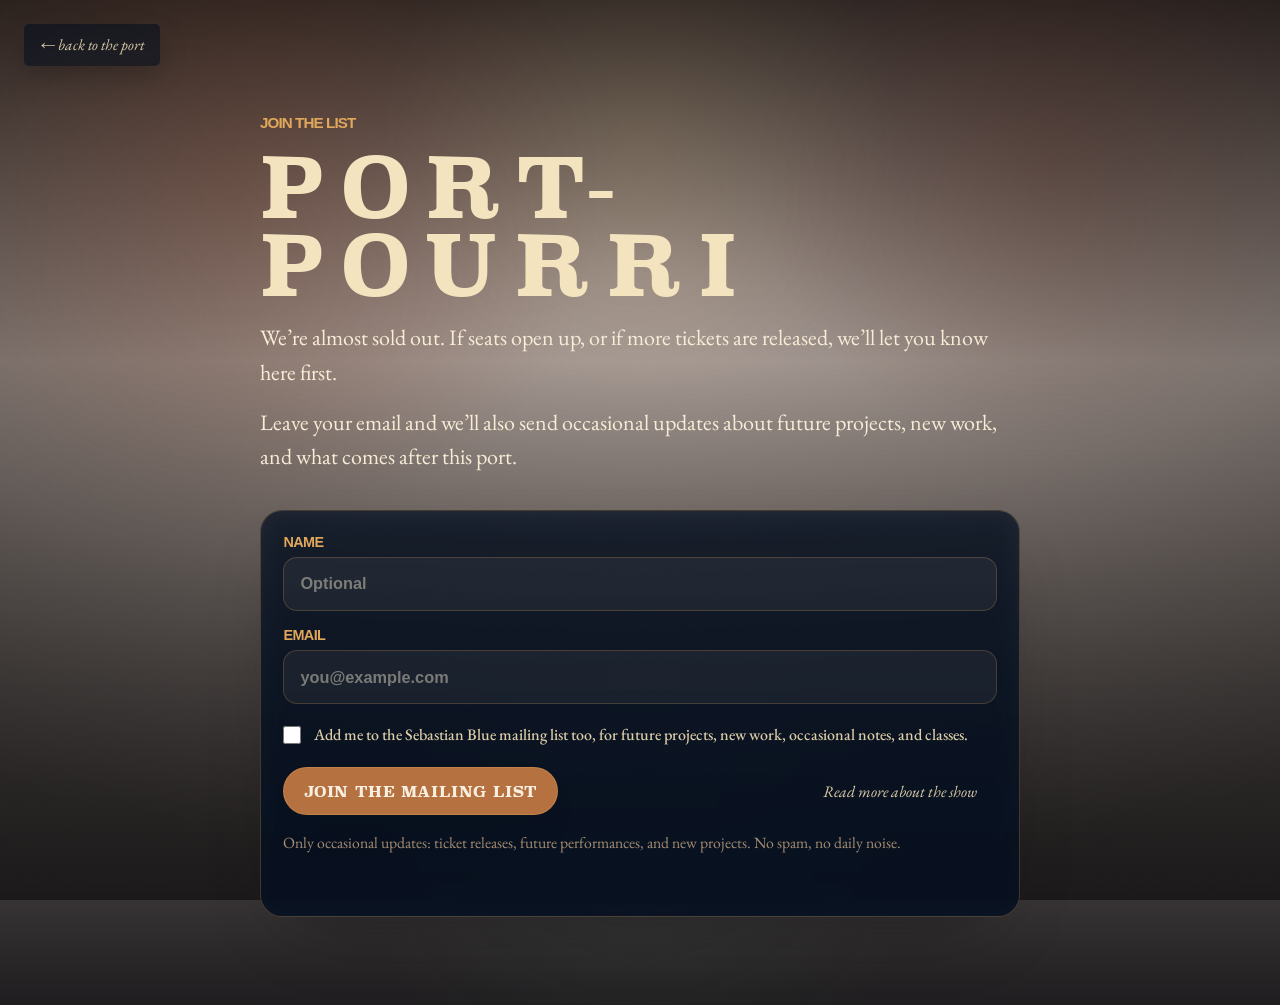
<file: list/index.html>
<!DOCTYPE html>
<html lang="en">
<head>
  <meta charset="UTF-8">
  <meta name="viewport" content="width=device-width, initial-scale=1, viewport-fit=cover">
  <meta name="description" content="Join the Port-Pourri mailing list for ticket releases and future projects.">
  <meta property="og:title" content="Port-Pourri — Join the list">
  <meta property="og:description" content="Get updates about ticket releases and future projects.">
  <meta property="og:image" content="../front.png">
  <title>Port-Pourri — Join the list</title>
  <link rel="preconnect" href="https://fonts.googleapis.com">
  <link rel="preconnect" href="https://fonts.gstatic.com" crossorigin>
  <link href="https://fonts.googleapis.com/css2?family=EB+Garamond:ital,wght@0,400;0,500;0,600;1,400;1,500&display=swap" rel="stylesheet">
  <style>
    @font-face {
      font-family: 'Super Clarendon Web';
      src: url('../info/superclarendon-rg-bold-italic-5872742196896,superclarendon-rg-bold-587272c8dce6b,superclarendon[...]/superclarendon-rg-bold-587272c8dce6b.woff') format('woff');
      font-weight: 700;
      font-style: normal;
      font-display: swap;
    }

    :root {
      --bg: #08192d;
      --ink: #f7edd7;
      --ink-soft: #dccda9;
      --ink-faint: #a48d73;
      --accent: #e1a85b;
      --accent-deep: #c97d44;
      --rule: rgba(225, 168, 91, 0.26);
      --panel: rgba(8, 20, 38, 0.72);
      --shadow: rgba(0, 0, 0, 0.42);
      --display-font: "Super Clarendon Web", "Super Clarendon", "Bookman Old Style", Georgia, serif;
      --sans: "Helvetica Neue", Helvetica, Arial, sans-serif;
    }

    * {
      box-sizing: border-box;
      margin: 0;
      padding: 0;
    }

    body {
      min-height: 100vh;
      font-family: "EB Garamond", Georgia, serif;
      color: var(--ink);
      background:
        radial-gradient(circle at 50% 14%, rgba(219, 185, 119, 0.16), transparent 24%),
        radial-gradient(circle at 18% 18%, rgba(147, 69, 40, 0.28), transparent 28%),
        radial-gradient(circle at 82% 16%, rgba(99, 43, 30, 0.26), transparent 22%),
        radial-gradient(circle at 50% 88%, rgba(75, 100, 92, 0.12), transparent 24%),
        linear-gradient(180deg, rgba(29, 17, 13, 0.86), rgba(71, 40, 24, 0.42) 36%, rgba(12, 10, 12, 0.92) 100%);
      -webkit-font-smoothing: antialiased;
      -moz-osx-font-smoothing: grayscale;
      overflow-x: hidden;
      position: relative;
    }

    body::before {
      content: "";
      position: fixed;
      inset: 0;
      pointer-events: none;
      background:
        radial-gradient(ellipse 90% 68% at 50% 30%, transparent 0%, rgba(0, 0, 0, 0.52) 100%),
        url("data:image/svg+xml,%3Csvg viewBox='0 0 220 220' xmlns='http://www.w3.org/2000/svg'%3E%3Cfilter id='n'%3E%3CfeTurbulence type='fractalNoise' baseFrequency='0.85' numOctaves='2' stitchTiles='stitch'/%3E%3CfeColorMatrix values='0 0 0 0 0.95 0 0 0 0 0.92 0 0 0 0 0.84 0 0 0 0.07 0'/%3E%3C/filter%3E%3Crect width='100%25' height='100%25' filter='url(%23n)'/%3E%3C/svg%3E");
      background-size: cover, 220px 220px;
      mix-blend-mode: overlay;
      z-index: 1;
    }

    .page {
      position: relative;
      z-index: 2;
      min-height: 100vh;
      padding: 1.5rem;
      display: flex;
      flex-direction: column;
    }

    .gate-link {
      align-self: flex-start;
      display: inline-flex;
      align-items: center;
      gap: 0.2rem;
      text-decoration: none;
      color: var(--ink-soft);
      font-style: italic;
      font-size: 0.96rem;
      padding: 0.7rem 1rem;
      border-radius: 5px;
      background: rgba(4, 14, 30, 0.58);
      box-shadow: 0 10px 28px rgba(0, 0, 0, 0.2);
      transition: transform 0.25s ease, color 0.25s ease, background 0.25s ease;
    }

    .gate-link:hover,
    .gate-link:focus-visible {
      color: var(--accent);
      background: rgba(4, 14, 30, 0.82);
      transform: translateX(-2px);
      outline: none;
    }

    .gate-link::before {
      content: "←";
    }

    main {
      width: min(100%, 760px);
      margin: auto;
      padding: 3rem 0 4rem;
    }

    .eyebrow {
      font-family: var(--sans);
      font-weight: 700;
      font-size: 0.95rem;
      letter-spacing: -0.06em;
      text-transform: uppercase;
      color: var(--accent);
      margin-bottom: 1.1rem;
    }

    h1 {
      font-family: var(--display-font);
      font-weight: 700;
      font-size: clamp(2.9rem, 9vw, 5.2rem);
      line-height: 0.94;
      letter-spacing: 0.2em;
      text-transform: uppercase;
      color: #f3e4bf;
      margin-bottom: 1rem;
      text-wrap: balance;
    }

    .lede,
    .copy p {
      font-size: clamp(1.18rem, 2.5vw, 1.38rem);
      line-height: 1.55;
      color: var(--ink);
      text-wrap: pretty;
    }

    .copy {
      display: grid;
      gap: 1rem;
      margin-bottom: 2.25rem;
    }

    .form-shell {
      border: 1px solid var(--rule);
      border-radius: 22px;
      background: linear-gradient(180deg, rgba(10, 24, 44, 0.7), rgba(8, 18, 34, 0.9));
      box-shadow: 0 30px 70px -34px var(--shadow);
      backdrop-filter: blur(12px);
      -webkit-backdrop-filter: blur(12px);
      padding: 1.4rem;
    }

    form {
      display: grid;
      gap: 1rem;
    }

    label {
      display: grid;
      gap: 0.45rem;
      font-family: var(--sans);
      font-size: 0.9rem;
      font-weight: 700;
      letter-spacing: -0.04em;
      text-transform: uppercase;
      color: var(--accent);
    }

    .checkbox {
      display: flex;
      align-items: flex-start;
      gap: 0.8rem;
      text-transform: none;
      letter-spacing: normal;
      color: var(--ink-soft);
      font-size: 1rem;
      font-family: "EB Garamond", Georgia, serif;
      font-weight: 500;
      line-height: 1.45;
      padding: 0.2rem 0 0.1rem;
    }

    .checkbox input {
      width: 1.1rem;
      height: 1.1rem;
      min-height: 0;
      margin-top: 0.18rem;
      border-radius: 4px;
      padding: 0;
      flex: 0 0 auto;
      accent-color: var(--accent-deep);
      box-shadow: none;
    }

    input {
      width: 100%;
      min-height: 54px;
      border: 1px solid rgba(225, 168, 91, 0.22);
      border-radius: 14px;
      background: rgba(246, 235, 212, 0.06);
      color: var(--ink);
      padding: 0.95rem 1rem;
      font: inherit;
      font-size: 1.02rem;
      transition: border-color 0.2s ease, background 0.2s ease, box-shadow 0.2s ease;
    }

    input::placeholder {
      color: rgba(247, 237, 215, 0.44);
    }

    input:focus-visible {
      outline: none;
      border-color: rgba(225, 168, 91, 0.72);
      background: rgba(246, 235, 212, 0.1);
      box-shadow: 0 0 0 3px rgba(225, 168, 91, 0.16);
    }

    .actions {
      display: flex;
      flex-wrap: wrap;
      gap: 0.8rem;
      align-items: center;
      justify-content: space-between;
      margin-top: 0.2rem;
    }

    button,
    .inline-link {
      display: inline-flex;
      align-items: center;
      justify-content: center;
      min-height: 48px;
      border-radius: 999px;
      padding: 0.85rem 1.2rem;
      text-decoration: none;
      transition: transform 0.25s ease, background 0.25s ease, border-color 0.25s ease, color 0.25s ease;
    }

    button {
      border: 1px solid rgba(225, 168, 91, 0.28);
      background: rgba(201, 125, 68, 0.9);
      color: #f8efe0;
      font-family: var(--display-font);
      font-weight: 700;
      font-size: 0.92rem;
      letter-spacing: 0.04em;
      text-transform: uppercase;
      cursor: pointer;
      box-shadow: 0 18px 38px -22px rgba(0, 0, 0, 0.72);
    }

    button:hover,
    button:focus-visible {
      background: rgba(225, 168, 91, 0.92);
      color: #101012;
      transform: translateY(-2px);
      outline: none;
    }

    .inline-link {
      color: var(--ink-soft);
      font-style: italic;
      font-size: 1rem;
    }

    .inline-link:hover,
    .inline-link:focus-visible {
      color: var(--ink);
      transform: translateX(2px);
      outline: none;
    }

    .small {
      margin-top: 1rem;
      color: var(--ink-faint);
      font-size: 0.98rem;
      line-height: 1.5;
      text-wrap: pretty;
    }

    .status {
      margin-top: 1rem;
      min-height: 1.4rem;
      color: var(--ink-soft);
      font-size: 0.95rem;
    }

    .status.is-warning {
      color: #f0c07b;
    }

    .status.is-success {
      color: #d9e3c8;
    }

    @media (max-width: 720px) {
      .page {
        padding: 1rem;
      }

      main {
        padding: 2.4rem 0 3rem;
      }

      h1 {
        letter-spacing: 0.14em;
      }

      .actions {
        align-items: stretch;
        flex-direction: column;
      }

      button,
      .inline-link {
        width: 100%;
      }
    }
  </style>
</head>
<body>
  <div class="page">
    <a href="../info/" class="gate-link">back to the port</a>

    <main>
      <p class="eyebrow">Join the list</p>
      <h1>Port-Pourri</h1>

      <div class="copy">
        <p class="lede">We’re almost sold out. If seats open up, or if more tickets are released, we’ll let you know here first.</p>
        <p>Leave your email and we’ll also send occasional updates about future projects, new work, and what comes after this port.</p>
      </div>

      <div class="form-shell">
        <form id="list-form" method="post" novalidate>
          <label>
            Name
            <input type="text" name="name" autocomplete="name" placeholder="Optional">
          </label>

          <label>
            Email
            <input type="email" name="email" autocomplete="email" placeholder="you@example.com" required>
          </label>

          <label class="checkbox">
            <input type="checkbox" name="general_list" value="yes">
            <span>Add me to the Sebastian Blue mailing list too, for future projects, new work, occasional notes, and classes.</span>
          </label>

          <input type="hidden" name="_subject" value="Port-Pourri mailing list signup">
          <input type="hidden" name="_captcha" value="false">

          <div class="actions">
            <button type="submit">Join the mailing list</button>
            <a class="inline-link" href="../info/">Read more about the show</a>
          </div>
        </form>

        <p class="small">Only occasional updates: ticket releases, future performances, and new projects. No spam, no daily noise.</p>
        <p id="list-status" class="status" aria-live="polite"></p>
      </div>
    </main>
  </div>

  <script>
    (function () {
      const MAILING_LIST_ENDPOINT = "https://script.google.com/macros/s/AKfycbxstg-2Cwqg4y5Qr05Q5SK_Bm8qaGoNlj0KcHPa0mUnWA8riEOPVcyn8FAHN82t1dwa/exec";
      const MAILING_LIST_EMAIL = "";

      const form = document.getElementById('list-form');
      const status = document.getElementById('list-status');
      const submitButton = form.querySelector('button[type="submit"]');

      function setStatus(message, className) {
        status.textContent = message;
        status.className = 'status' + (className ? ' ' + className : '');
      }

      form.addEventListener('submit', async function (event) {
        const emailInput = form.elements.email;
        if (!emailInput.value.trim()) {
          event.preventDefault();
          setStatus('Please add an email first.', 'is-warning');
          emailInput.focus();
          return;
        }

        if (MAILING_LIST_ENDPOINT.trim()) {
          event.preventDefault();

          const payload = {
            name: form.elements.name.value.trim(),
            email: emailInput.value.trim(),
            source: 'port.sebastian.blue/list',
            sebastianBlueGeneralList: form.elements.general_list.checked
          };

          submitButton.disabled = true;
          submitButton.textContent = 'Joining...';
          setStatus('Adding you to the list...', '');

          try {
            const response = await fetch(MAILING_LIST_ENDPOINT.trim(), {
              method: 'POST',
              headers: {
                'Content-Type': 'text/plain;charset=utf-8'
              },
              body: JSON.stringify(payload)
            });

            if (!response.ok) {
              throw new Error('Request failed');
            }

            form.reset();
            setStatus("You're on the list. We'll be in touch.", 'is-success');
          } catch (error) {
            setStatus('Something went wrong sending that. Please try again in a moment.', 'is-warning');
          } finally {
            submitButton.disabled = false;
            submitButton.textContent = 'Join the mailing list';
          }

          return;
        }

        if (MAILING_LIST_EMAIL.trim()) {
          event.preventDefault();
          const name = form.elements.name.value.trim();
          const email = emailInput.value.trim();
          const subject = encodeURIComponent('Port-Pourri mailing list signup');
          const body = encodeURIComponent(
            'Please add this address to the Port-Pourri mailing list.\n\n' +
            'Email: ' + email + '\n' +
            'Name: ' + (name || '(not provided)')
          );
          window.location.href = 'mailto:' + MAILING_LIST_EMAIL.trim() + '?subject=' + subject + '&body=' + body;
          setStatus('Your mail app should open with the signup drafted.', 'is-success');
          return;
        }

        event.preventDefault();
        setStatus('The page is ready, but the signup destination still needs to be connected.', 'is-warning');
      });
    }());
  </script>
</body>
</html>
</file>
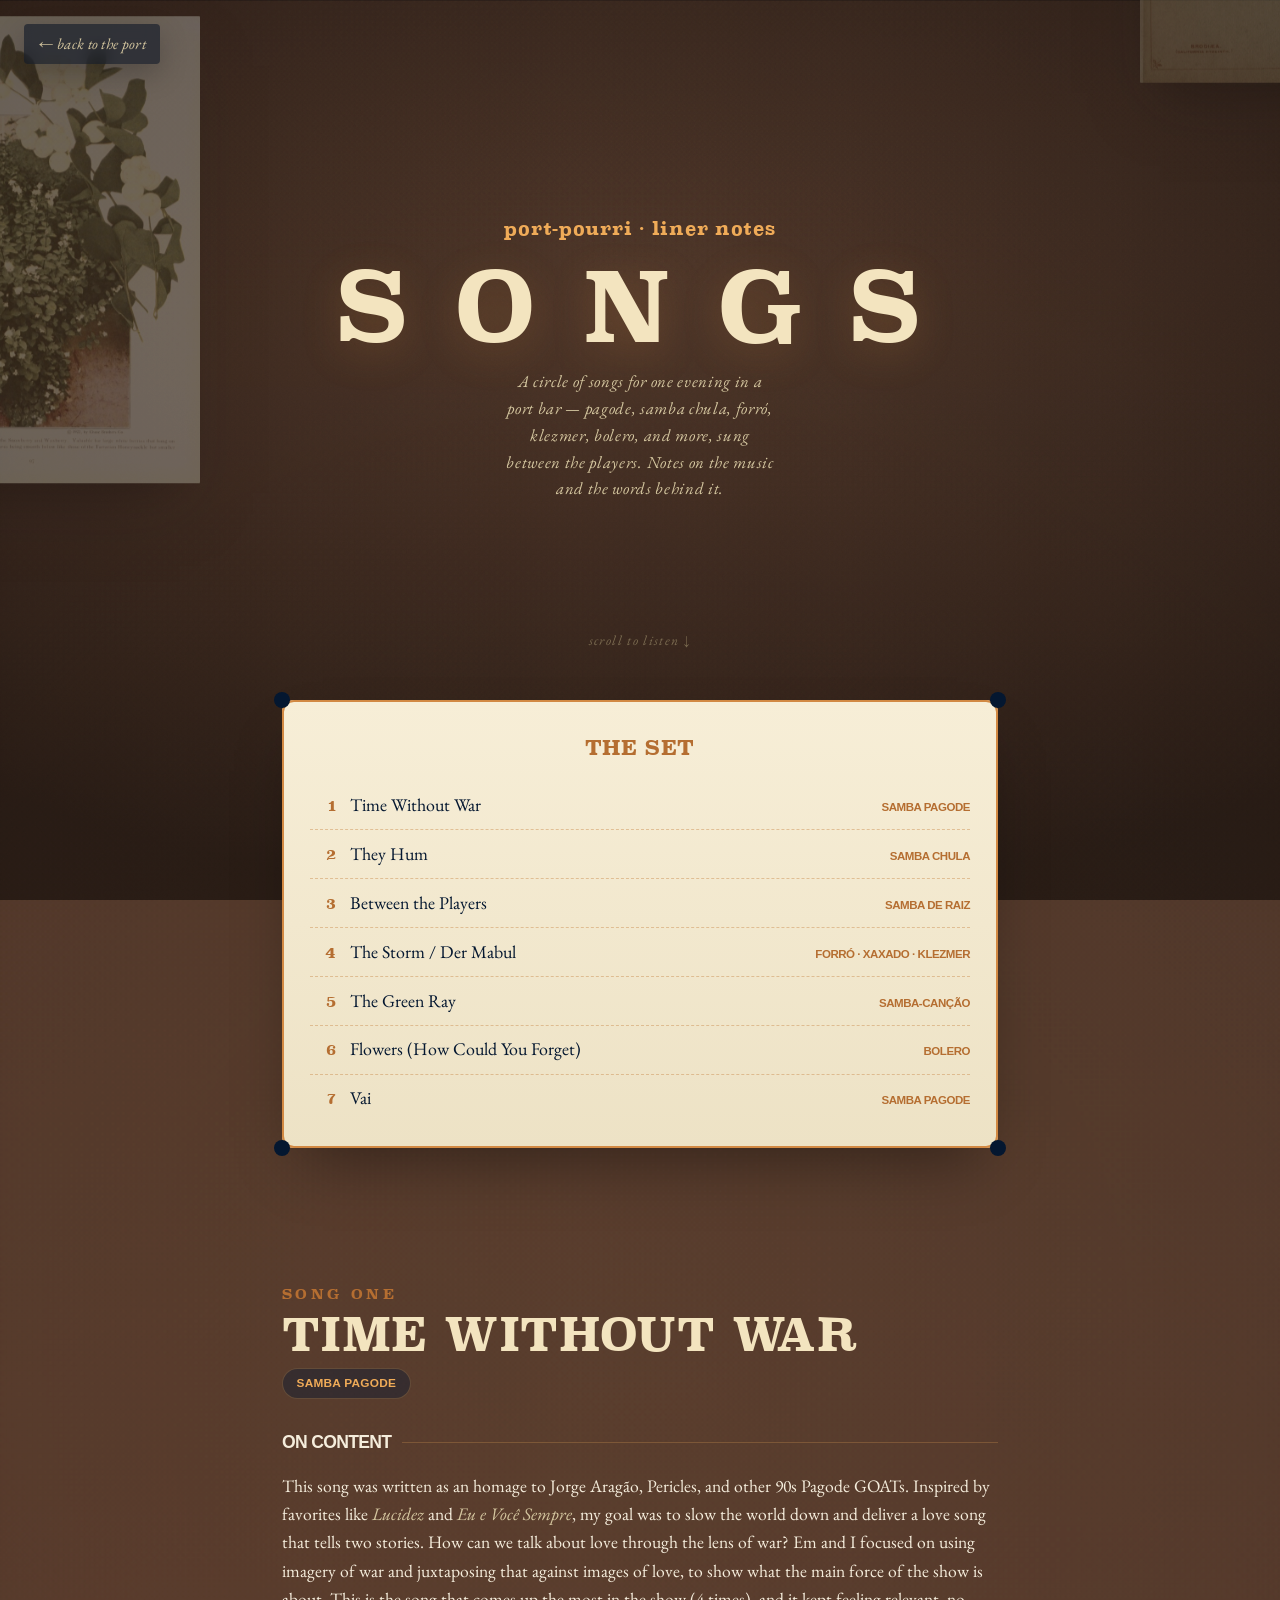
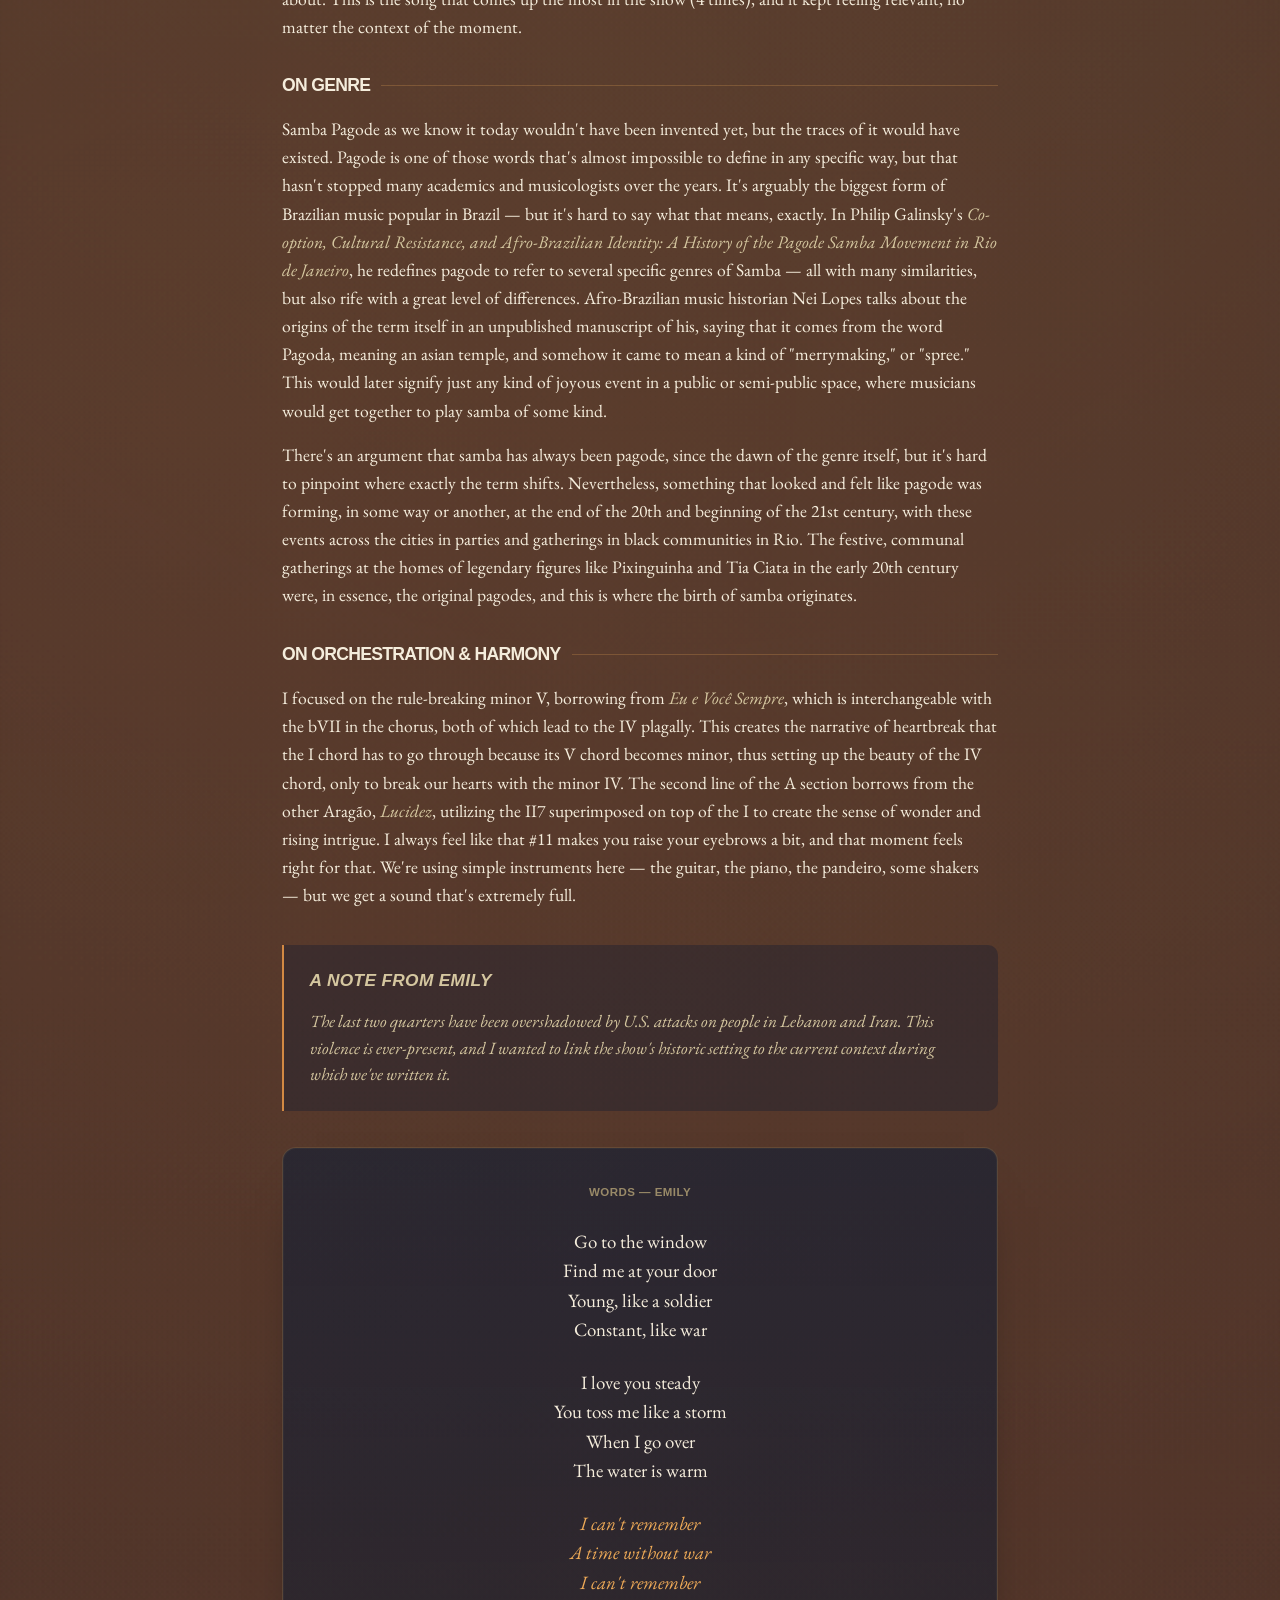
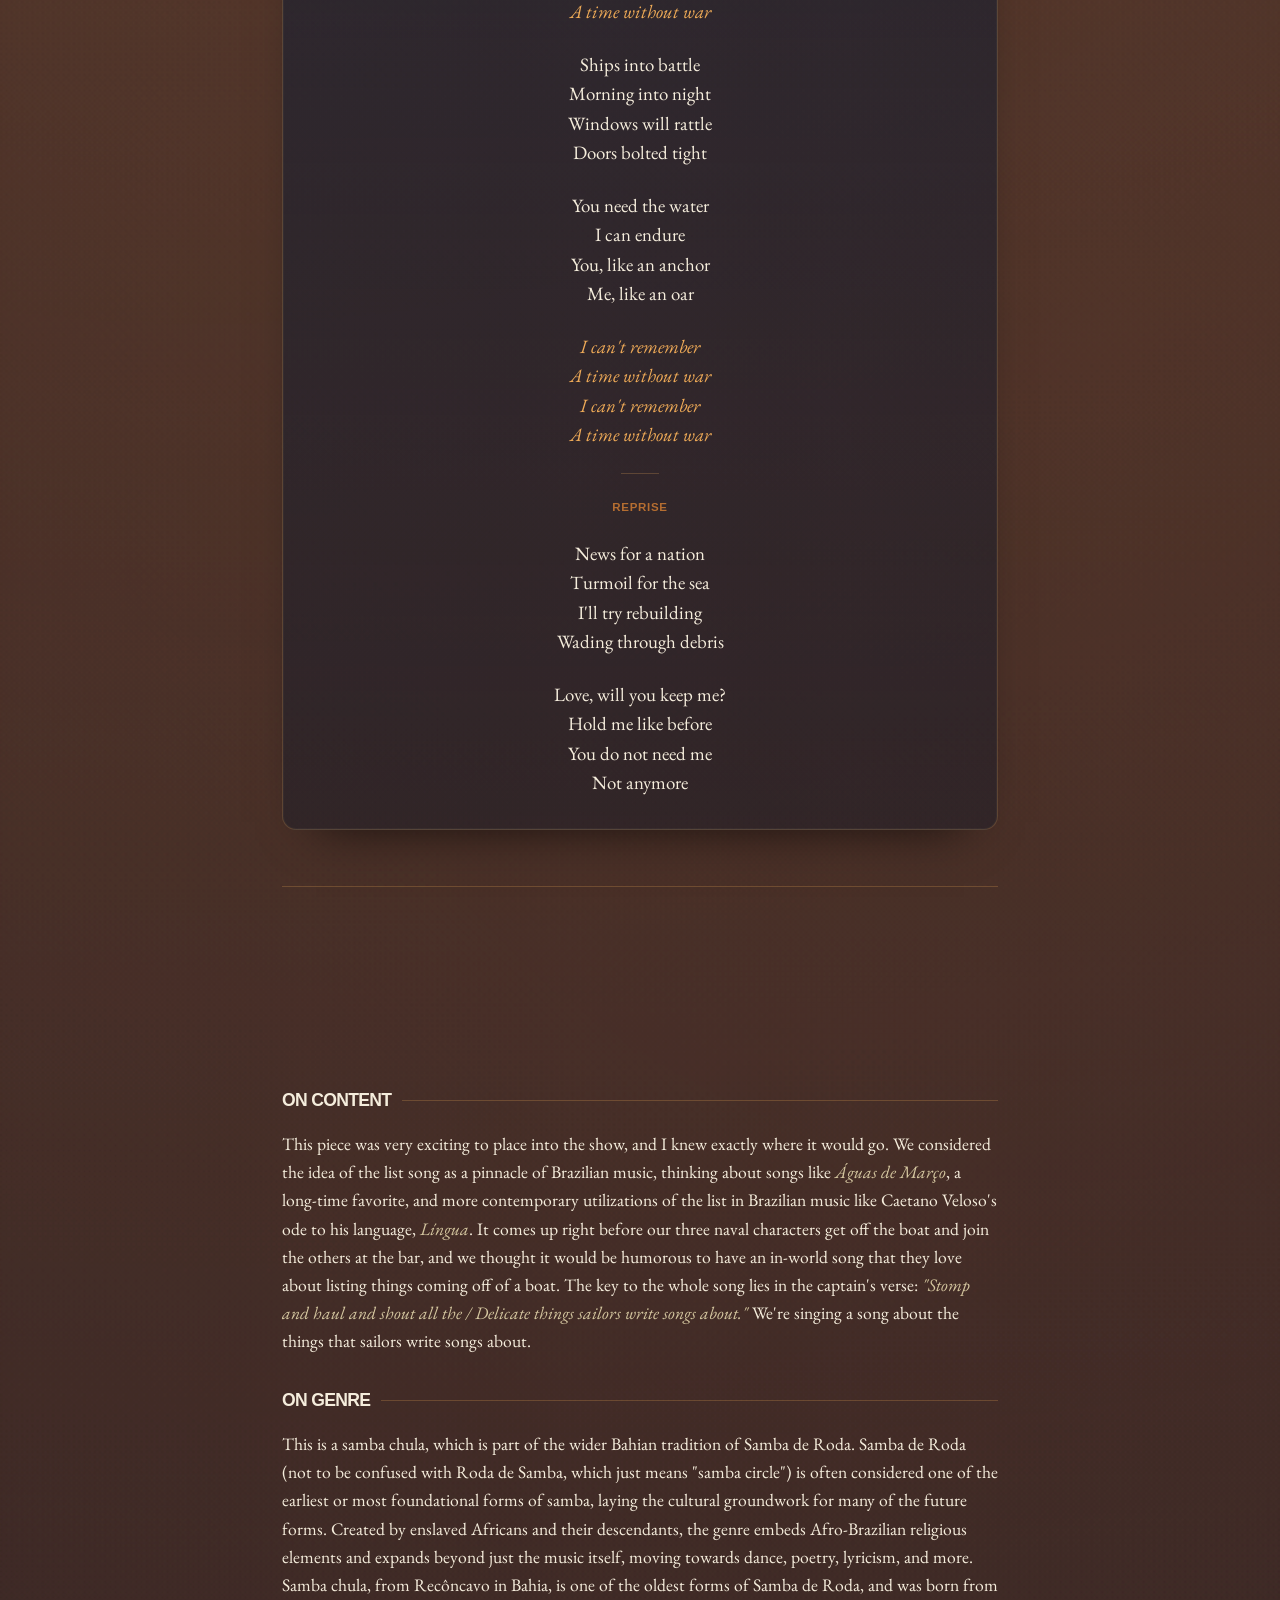
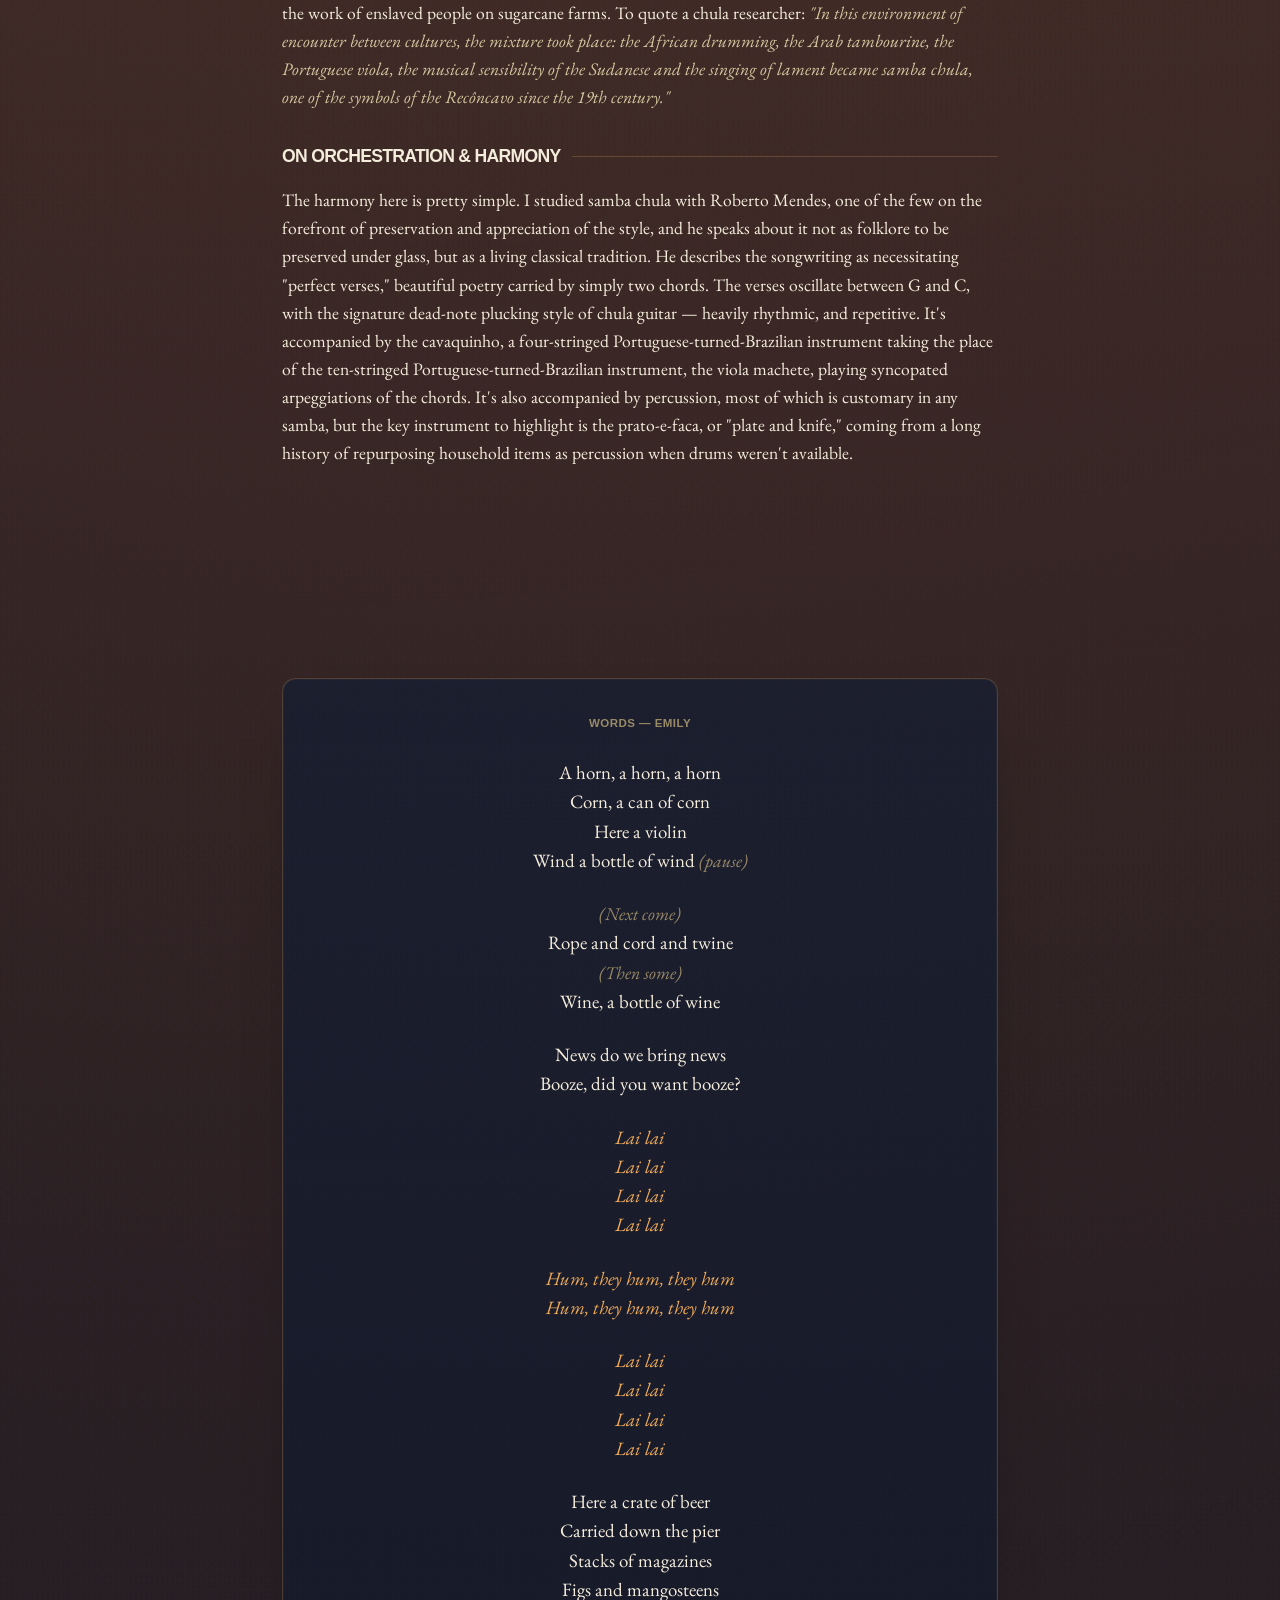
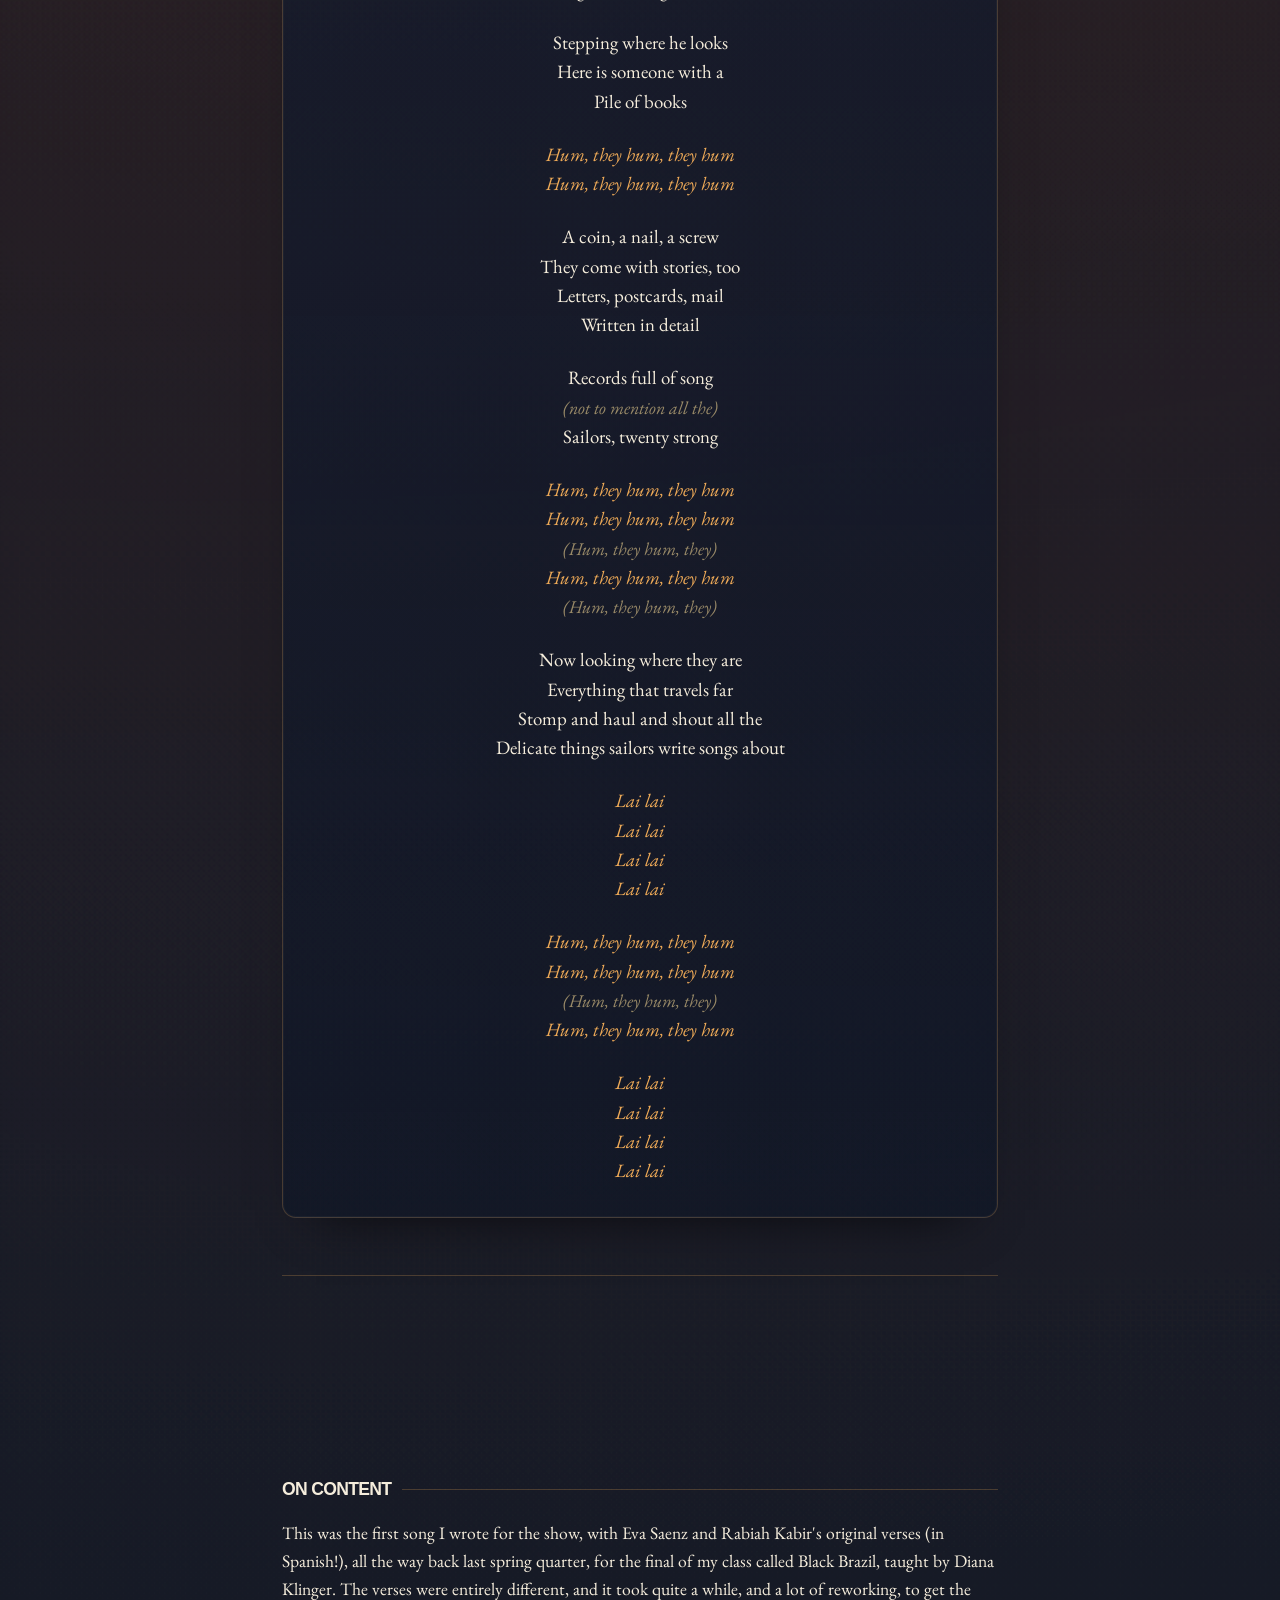
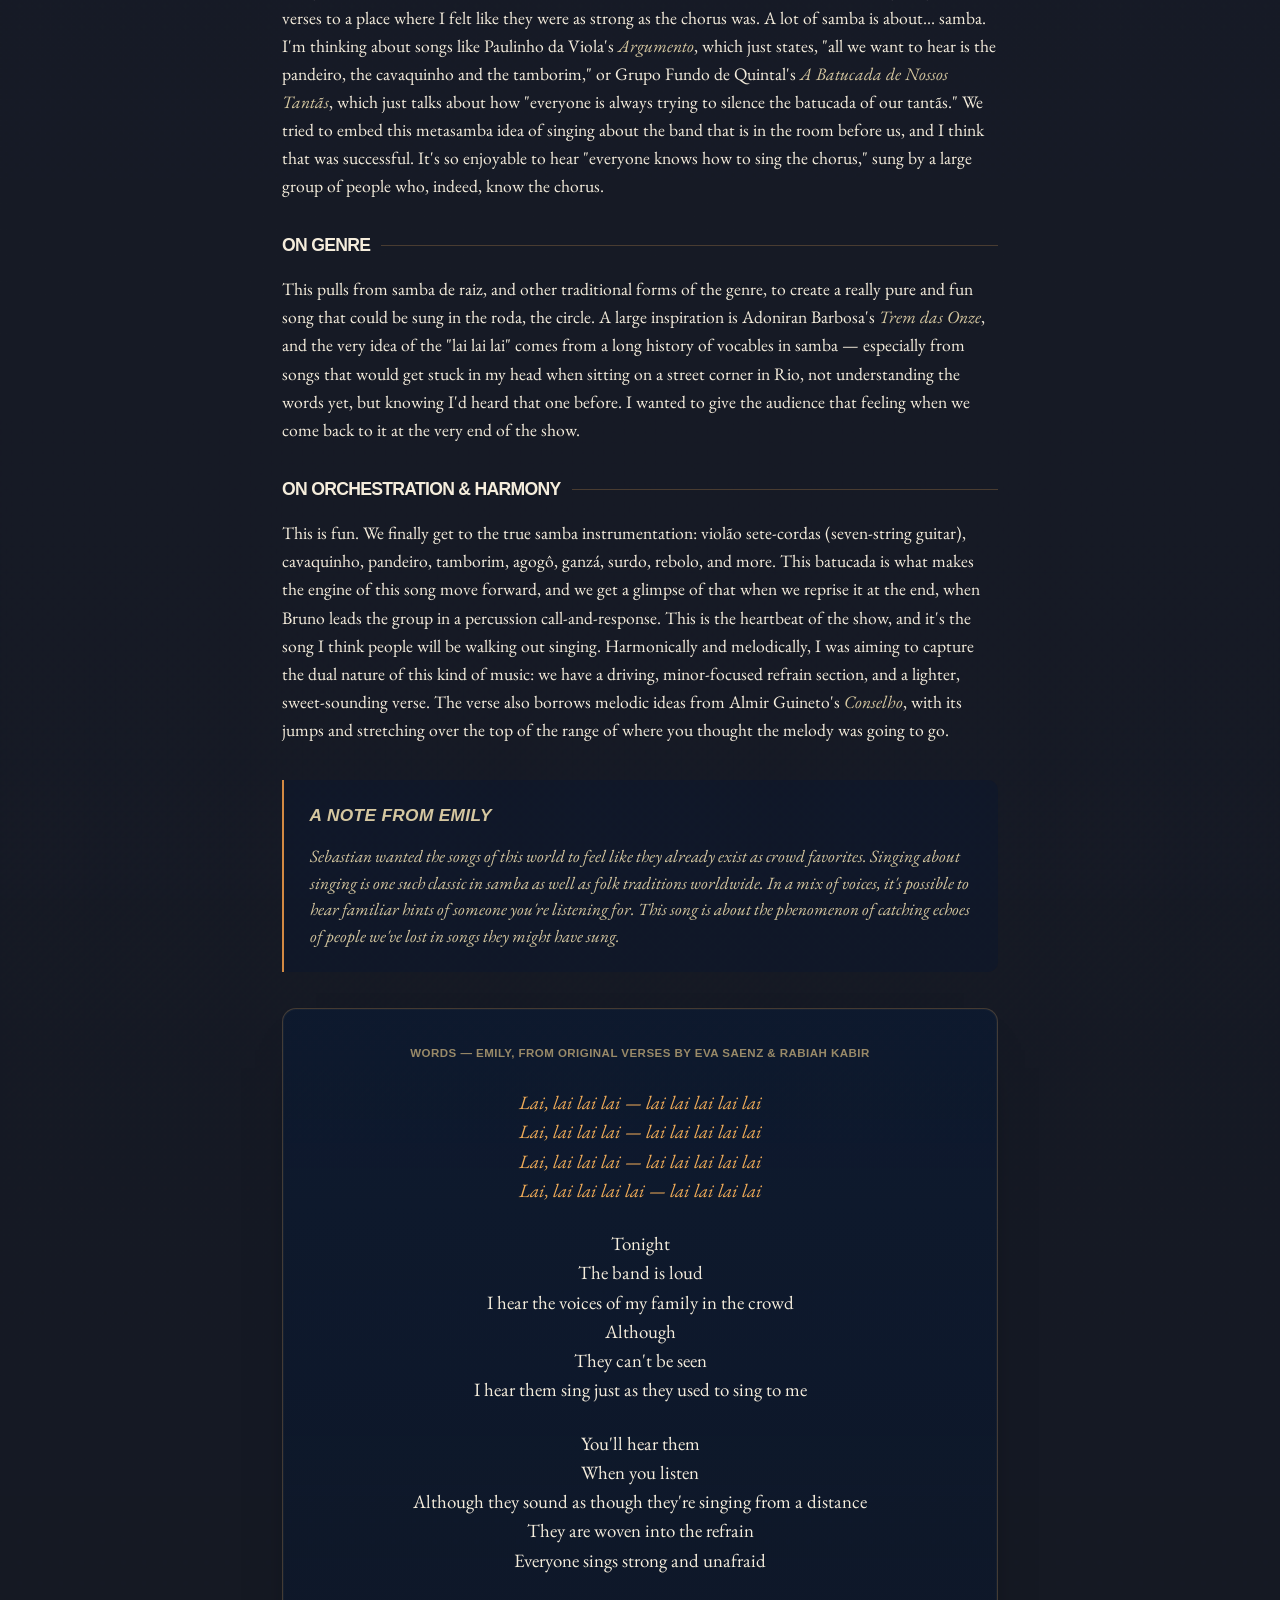
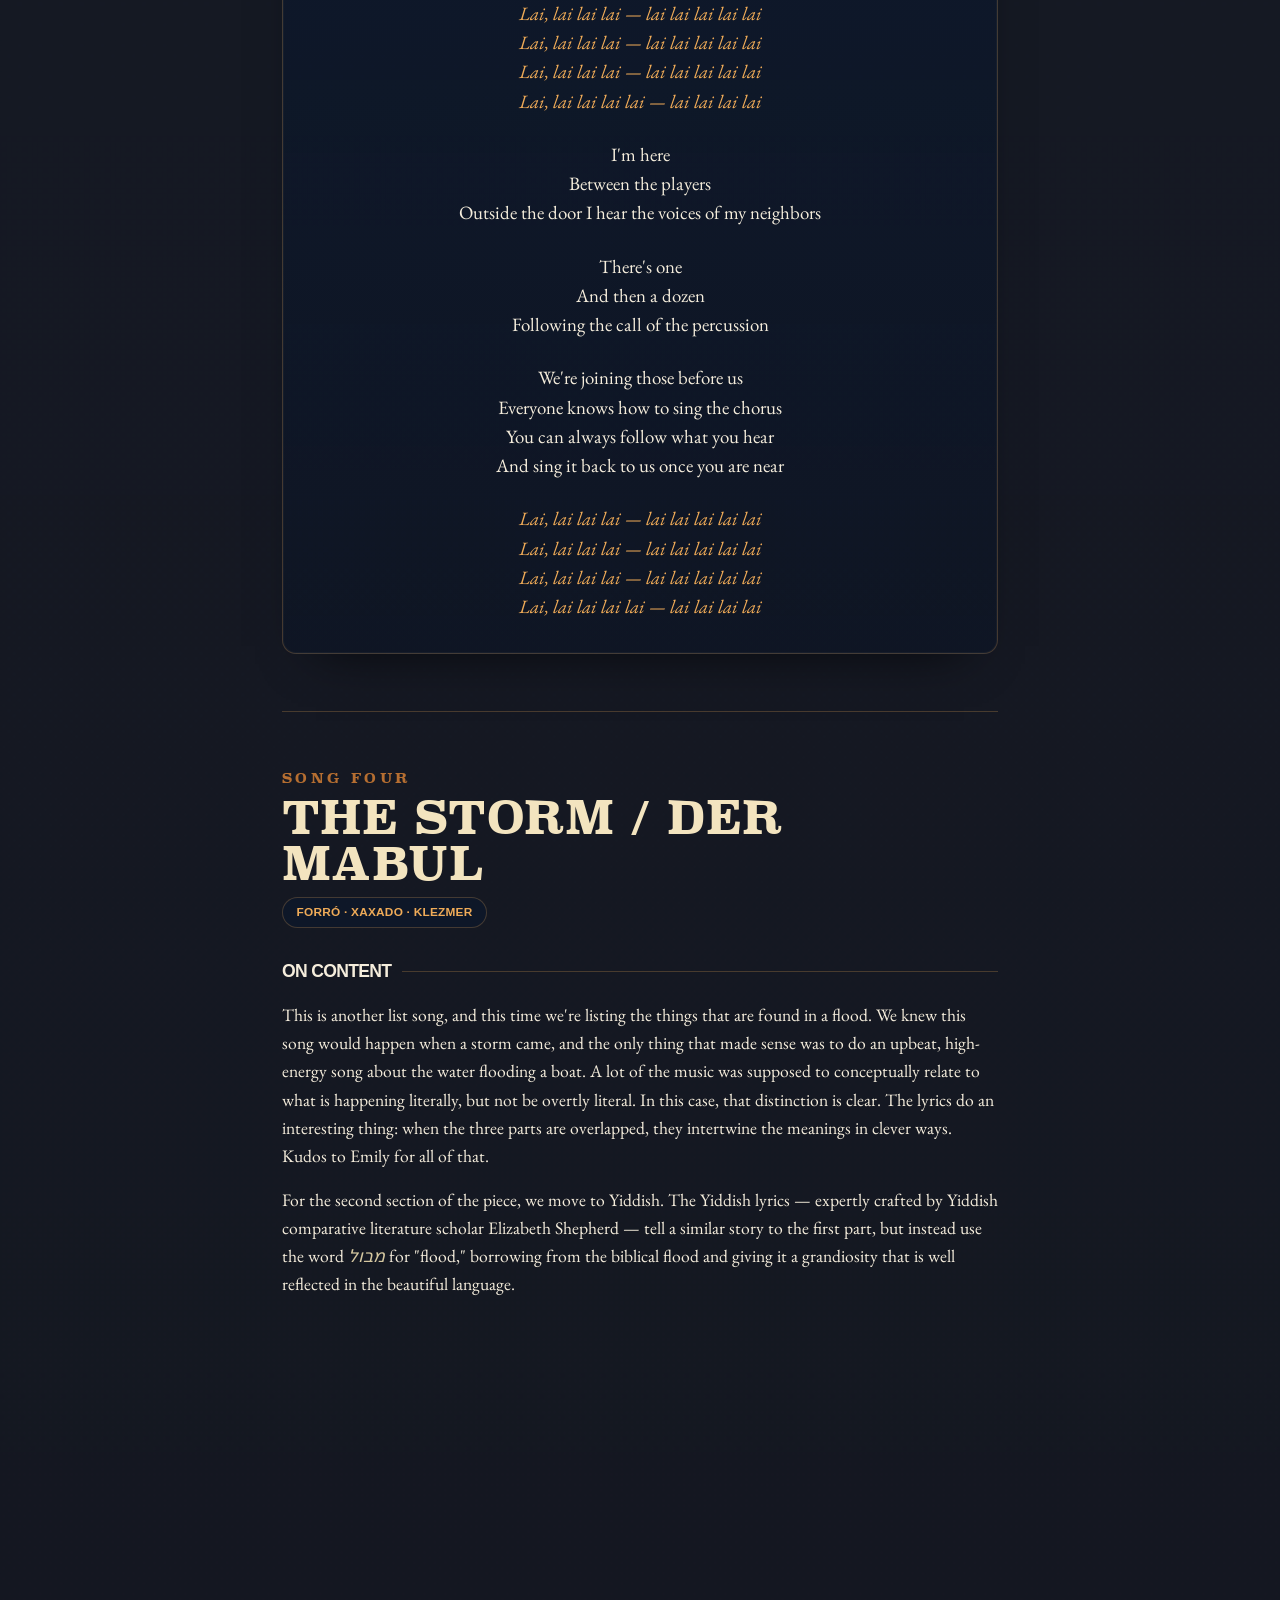
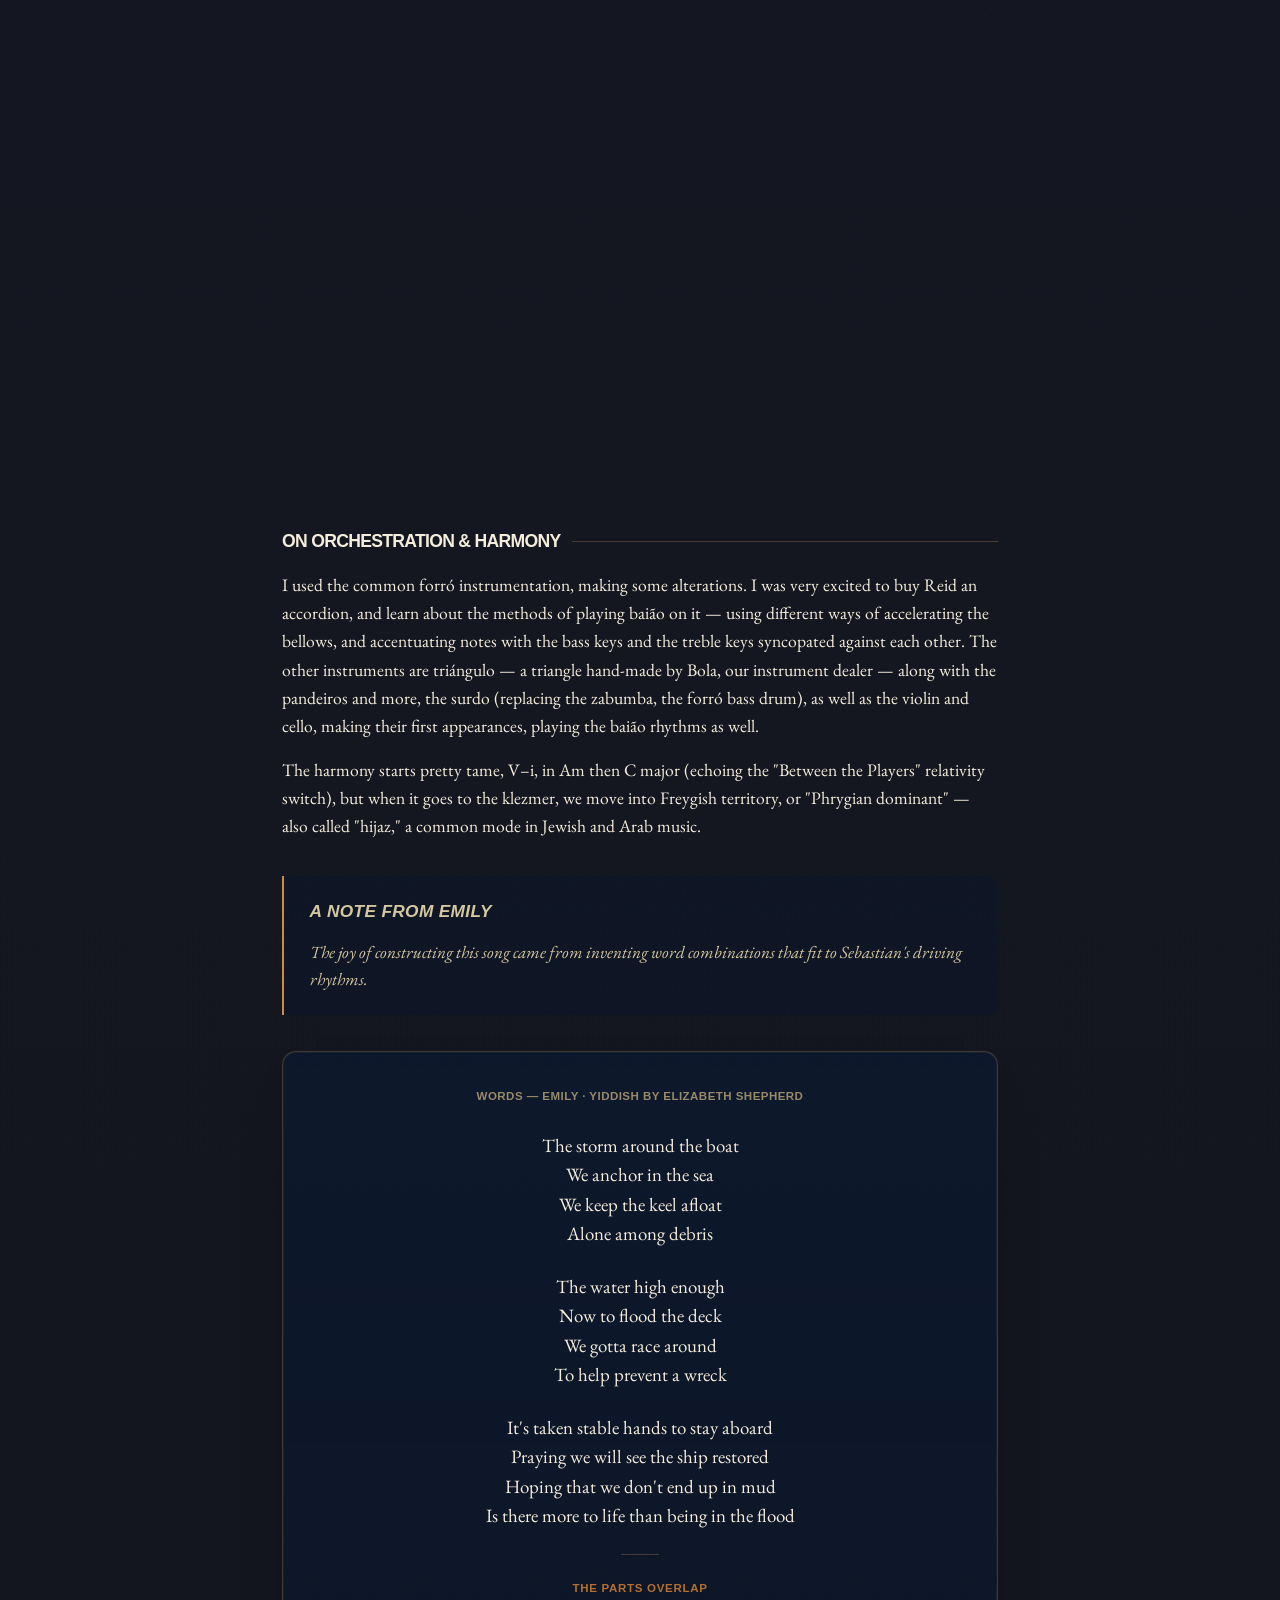
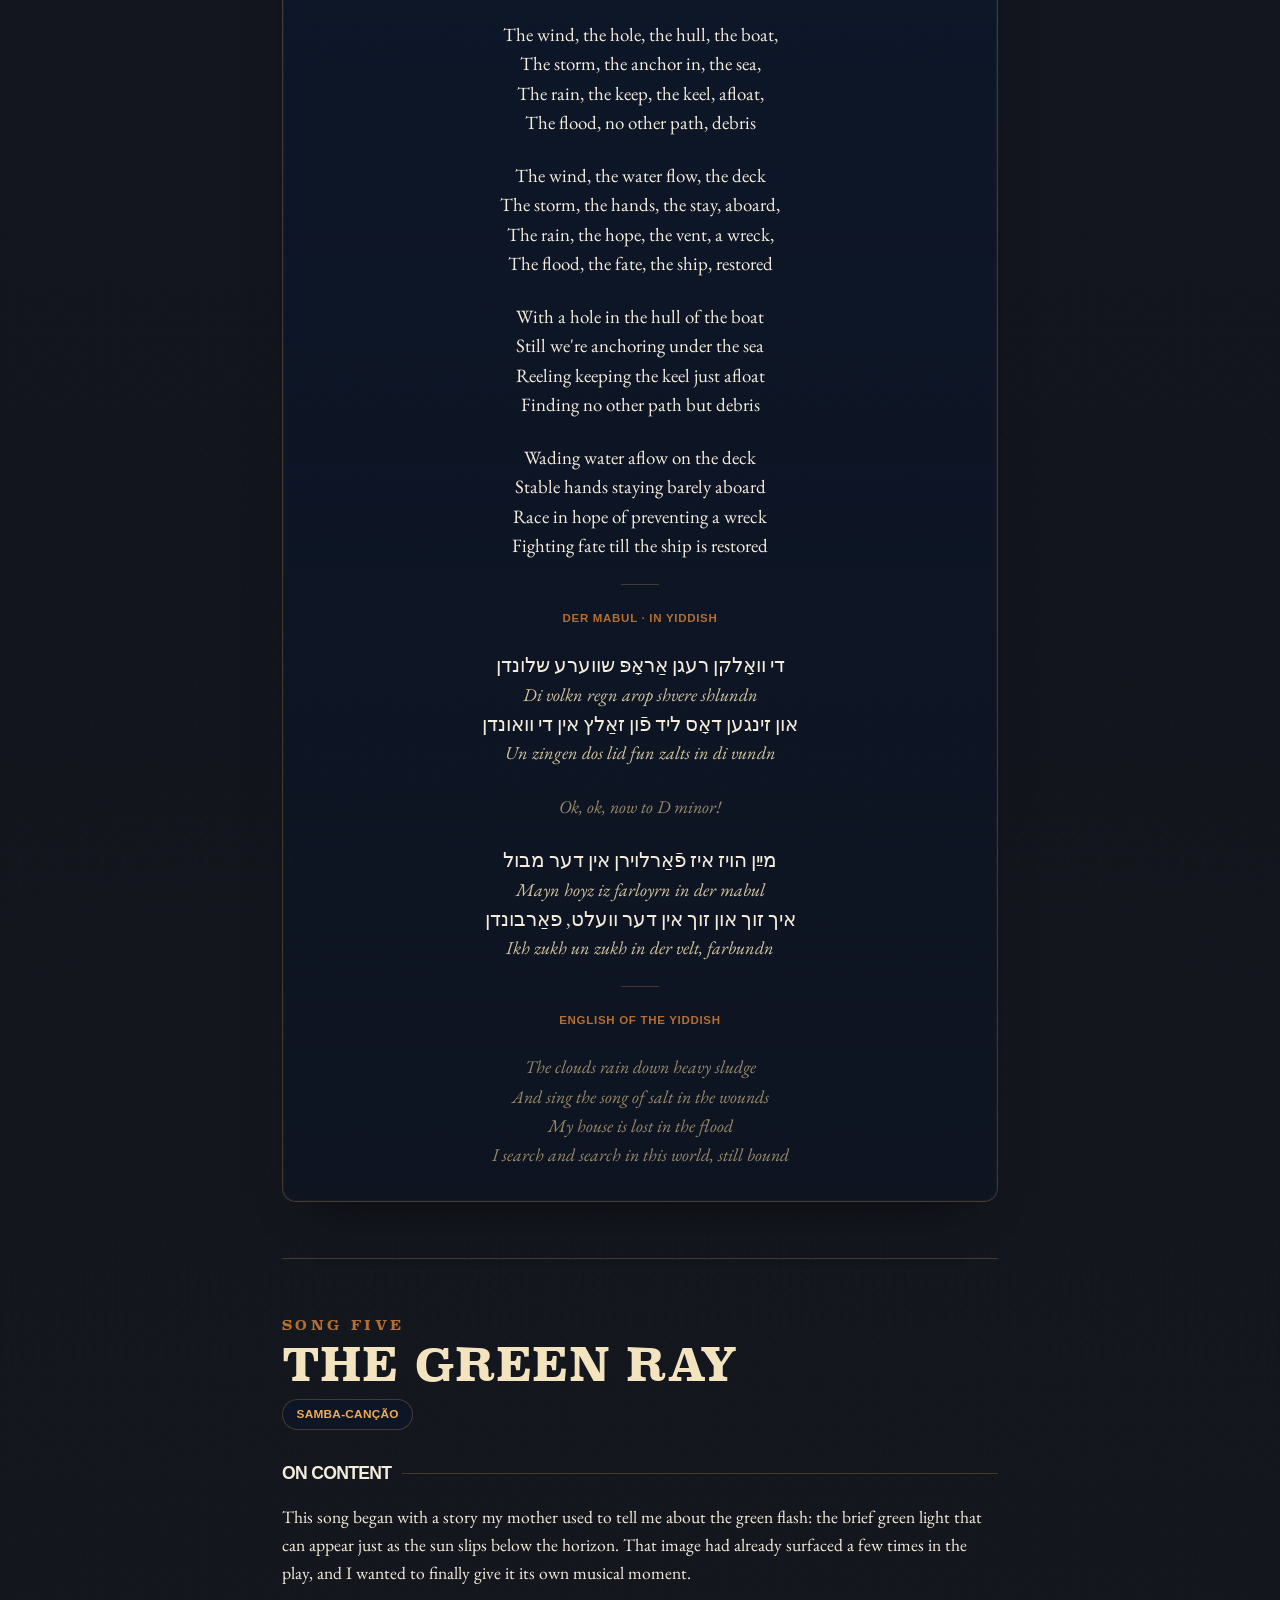
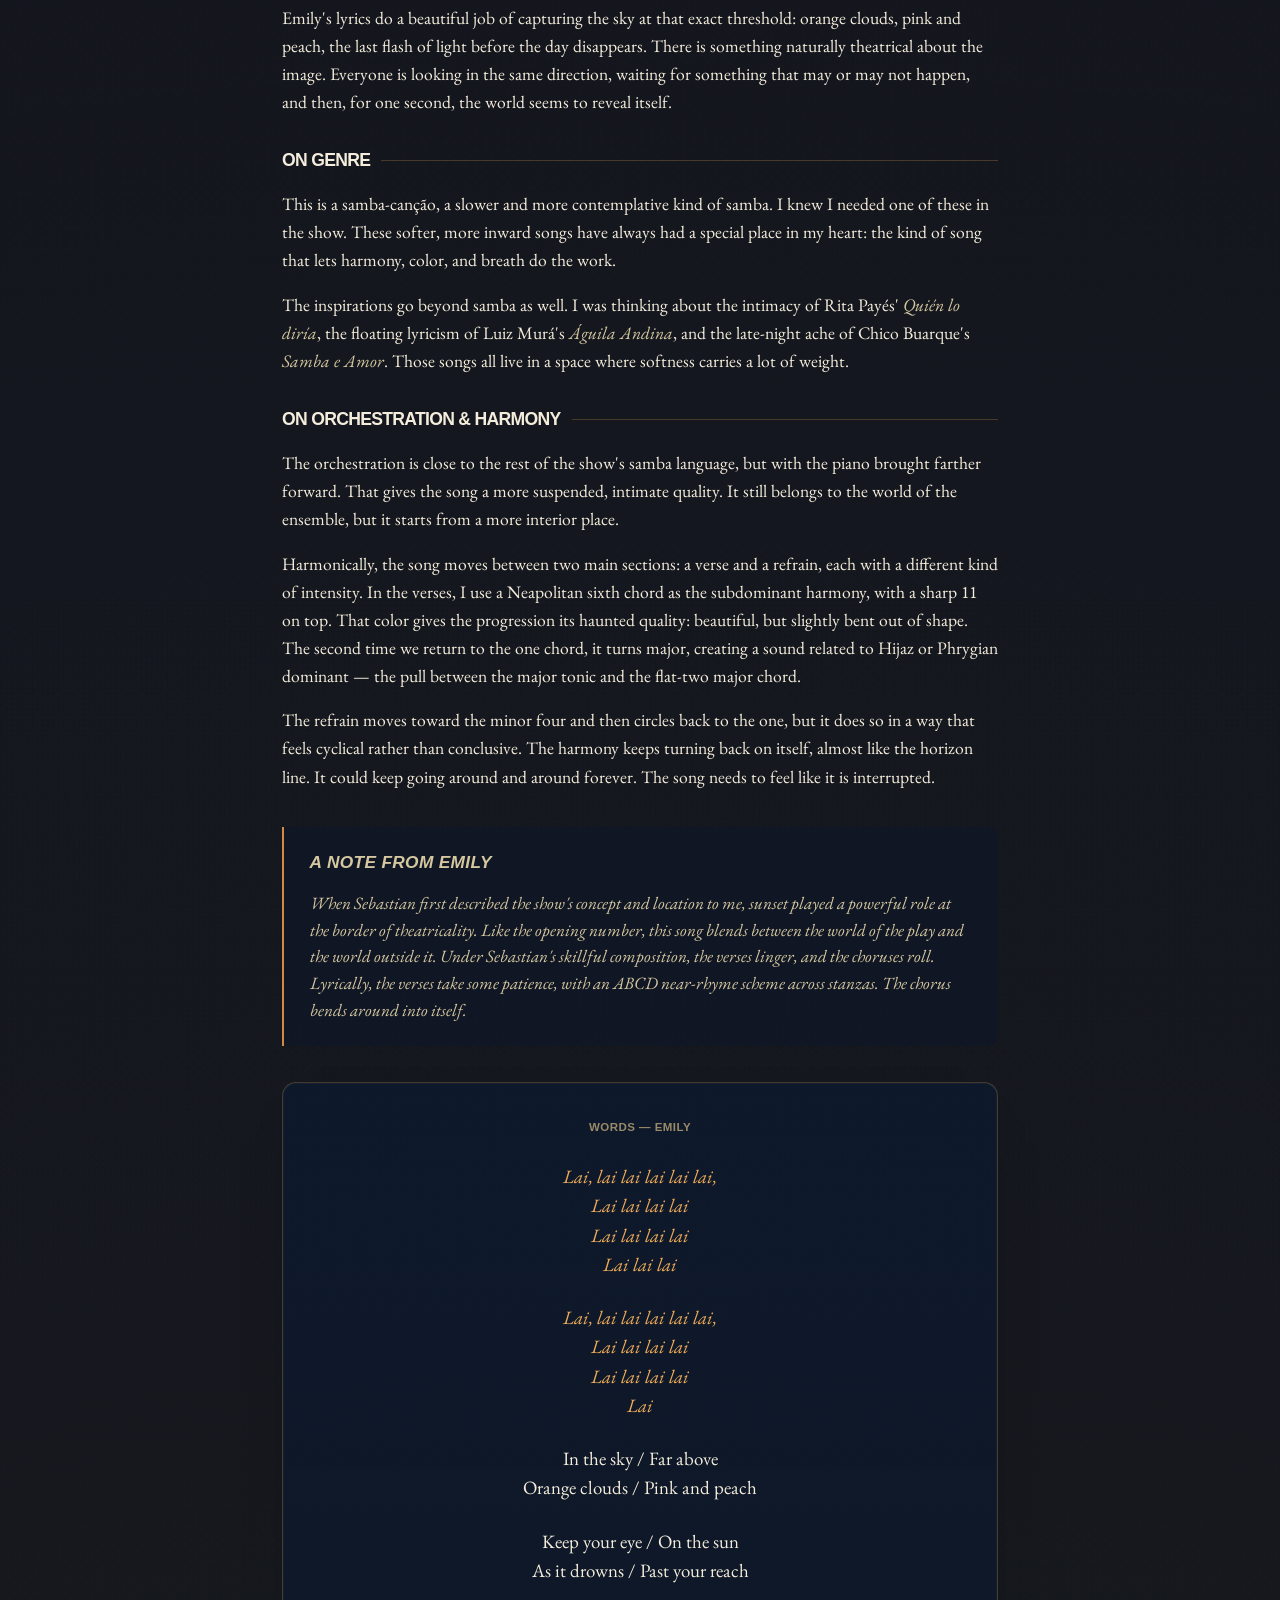
<file: songs/index.html>
<!DOCTYPE html>
<html lang="en">
<head>
  <meta charset="UTF-8">
  <meta name="viewport" content="width=device-width, initial-scale=1, viewport-fit=cover">
  <meta name="description" content="The songs of Port-Pourri — liner notes on the music and lyrics of an immersive new play, drawing on samba pagode, samba chula, samba de raiz, forró, klezmer, bolero, and more.">
  <meta name="robots" content="index,follow,max-image-preview:large,max-snippet:-1,max-video-preview:-1">
  <meta name="theme-color" content="#1a110d">
  <link rel="canonical" href="https://port.sebastian.blue/songs/">
  <meta property="og:site_name" content="Port-Pourri">
  <meta property="og:type" content="website">
  <meta property="og:title" content="Port-Pourri — The Songs">
  <meta property="og:description" content="Liner notes for the music of Port-Pourri. On content, genre, orchestration, and the words behind each song.">
  <meta property="og:url" content="https://port.sebastian.blue/songs/">
  <meta property="og:image" content="https://port.sebastian.blue/front.png">
  <meta property="og:image:alt" content="Port-Pourri sign artwork">
  <meta name="twitter:card" content="summary_large_image">
  <meta name="twitter:title" content="Port-Pourri — The Songs">
  <meta name="twitter:description" content="Liner notes for the music of Port-Pourri.">
  <meta name="twitter:image" content="https://port.sebastian.blue/front.png">
  <title>Port-Pourri — The Songs</title>
  <link rel="preconnect" href="https://fonts.googleapis.com">
  <link rel="preconnect" href="https://fonts.gstatic.com" crossorigin>
  <link href="https://fonts.googleapis.com/css2?family=Anton&family=EB+Garamond:ital,wght@0,400;0,500;0,600;1,400;1,500&display=swap" rel="stylesheet">
  <style>
    @font-face {
      font-family: 'Kuunari';
      src:
        url('../info/kuunari-black-condensed.woff2') format('woff2'),
        url('../info/kuunari-black-condensed.otf') format('opentype');
      font-display: swap;
    }

    @font-face {
      font-family: 'Super Clarendon Web';
      src: url('../info/superclarendon-rg-bold-italic-5872742196896,superclarendon-rg-bold-587272c8dce6b,superclarendon[...]/superclarendon-rg-bold-587272c8dce6b.woff') format('woff');
      font-weight: 700;
      font-style: normal;
      font-display: swap;
    }

    :root {
      --bg: #041730;
      --bg-deeper: #020c1c;
      --bg-panel: rgba(5, 18, 40, 0.72);
      --bg-panel-strong: rgba(7, 23, 50, 0.88);
      --ink-light: #f5eddc;
      --ink-mid: #d5c7a0;
      --ink-soft: #998a68;
      --orange: #d28943;
      --orange-bright: #efab58;
      --orange-deep: #b56e31;
      --rule: rgba(239, 171, 88, 0.24);
      --shadow: rgba(0, 0, 0, 0.58);
      --display-font: "Super Clarendon Web", "Super Clarendon", "Bookman Old Style", Georgia, serif;
      --label-font: "Helvetica Neue", Helvetica, Arial, sans-serif;
    }

    * { box-sizing: border-box; margin: 0; padding: 0; }
    html { scroll-behavior: smooth; }

    body {
      font-family: 'EB Garamond', Georgia, 'Times New Roman', serif;
      color: var(--ink-light);
      background: var(--bg);
      background-image:
        radial-gradient(circle at 50% 6%, rgba(214, 184, 122, 0.18), transparent 24%),
        radial-gradient(circle at 16% 9%, rgba(146, 70, 40, 0.3), transparent 30%),
        radial-gradient(circle at 85% 16%, rgba(110, 46, 31, 0.24), transparent 24%),
        radial-gradient(circle at 50% 84%, rgba(84, 112, 99, 0.12), transparent 28%),
        linear-gradient(180deg, rgba(28, 16, 12, 0.76), rgba(58, 34, 20, 0.34) 34%, rgba(16, 11, 10, 0.82) 100%);
      line-height: 1.6;
      -webkit-font-smoothing: antialiased;
      -moz-osx-font-smoothing: grayscale;
      overflow-x: hidden;
      position: relative;
    }

    body::before {
      content: "";
      position: fixed;
      inset: 0;
      z-index: 1;
      pointer-events: none;
      background:
        radial-gradient(ellipse 90% 70% at 50% 30%, transparent 0%, rgba(0, 0, 0, 0.52) 100%),
        url("data:image/svg+xml,%3Csvg viewBox='0 0 220 220' xmlns='http://www.w3.org/2000/svg'%3E%3Cfilter id='n'%3E%3CfeTurbulence type='fractalNoise' baseFrequency='0.85' numOctaves='2' stitchTiles='stitch'/%3E%3CfeColorMatrix values='0 0 0 0 0.95 0 0 0 0 0.92 0 0 0 0 0.84 0 0 0 0.07 0'/%3E%3C/filter%3E%3Crect width='100%25' height='100%25' filter='url(%23n)'/%3E%3C/svg%3E");
      background-size: cover, 220px 220px;
      mix-blend-mode: overlay;
    }

    /* Floating sepia "memories" */
    .memories {
      position: absolute;
      inset: 0;
      width: 100%;
      height: 100%;
      pointer-events: none;
      z-index: 2;
    }

    .memory {
      position: absolute;
      opacity: 0;
      filter: sepia(0.15) brightness(0.72) contrast(0.95) saturate(0.9);
      mix-blend-mode: screen;
      will-change: transform, opacity;
      transition: opacity 1.6s ease;
    }

    .memory.is-revealed { opacity: 0.42; }

    .memory img {
      display: block;
      width: 100%;
      height: auto;
      border-radius: 1px;
      box-shadow: 0 30px 60px -20px rgba(0, 0, 0, 0.65);
    }

    .memory--m1 { top: 620px; right: -140px; width: 280px; transform: rotate(4deg); }
    .memory--m2 { top: 1600px; left: -120px; width: 320px; transform: rotate(-6deg); }
    .memory--m3 { top: 2600px; right: -110px; width: 260px; transform: rotate(3deg); }
    .memory--m4 { top: 3600px; left: -100px; width: 320px; transform: rotate(-3deg); }
    .memory--m5 { top: 4600px; right: -130px; width: 290px; transform: rotate(5deg); }

    @media (max-width: 980px) { .memory { display: none; } }

    .page { position: relative; z-index: 5; }

    /* Top navigation links */
    .gate-link {
      position: fixed;
      top: 1.5rem;
      left: 1.5rem;
      z-index: 50;
      font-style: italic;
      font-size: 0.95rem;
      color: var(--ink-mid);
      text-decoration: none;
      letter-spacing: 0.02em;
      padding: 0.5rem 0.9rem;
      border-radius: 4px;
      background: rgba(3, 14, 32, 0.55);
      backdrop-filter: blur(8px);
      -webkit-backdrop-filter: blur(8px);
      box-shadow: 0 10px 28px rgba(0, 0, 0, 0.22);
      transition: color 0.25s ease, transform 0.25s ease, background 0.25s ease;
    }

    .gate-link:hover, .gate-link:focus-visible {
      color: var(--orange-bright);
      transform: translateX(-3px);
      background: rgba(3, 14, 32, 0.82);
      outline: none;
    }

    .gate-link::before { content: "← "; }

    main {
      max-width: 780px;
      margin: 0 auto;
      padding: 0 1.75rem;
    }

    @media (min-width: 720px) {
      main { padding: 0 2rem; }
    }

    /* Hero */
    .hero {
      min-height: 76vh;
      min-height: 76dvh;
      display: flex;
      flex-direction: column;
      align-items: center;
      justify-content: center;
      text-align: center;
      position: relative;
      padding: 6rem 0 4rem;
    }

    .hero__kicker {
      font-family: var(--display-font);
      font-weight: 700;
      font-size: clamp(0.95rem, 2vw, 1.15rem);
      letter-spacing: 0.04em;
      color: var(--orange-bright);
      text-transform: lowercase;
      margin-bottom: 1.1rem;
      opacity: 0;
      animation: hero-rise 1.6s 0.1s cubic-bezier(0.22, 1, 0.36, 1) both;
    }

    .hero__title {
      font-family: var(--display-font);
      font-weight: 700;
      font-size: clamp(3rem, 12vw, 6rem);
      letter-spacing: 0.5em;
      color: #f3e4bf;
      line-height: 0.95;
      margin-bottom: 1rem;
      padding-left: 0.25em;
      text-shadow: 0 10px 40px rgba(210, 137, 67, 0.24);
      will-change: transform, opacity;
      animation: hero-rise 1.6s cubic-bezier(0.22, 1, 0.36, 1) both;
      text-transform: uppercase;
    }

    .hero__dates {
      font-style: italic;
      font-size: 1.05rem;
      color: var(--ink-mid);
      letter-spacing: 0.04em;
      max-width: 34ch;
      opacity: 0;
      animation: hero-rise 1.6s 0.55s cubic-bezier(0.22, 1, 0.36, 1) both;
    }

    .hero__scroll-hint {
      position: absolute;
      bottom: 2rem;
      left: 50%;
      transform: translateX(-50%);
      font-style: italic;
      font-size: 0.85rem;
      color: var(--ink-soft);
      letter-spacing: 0.1em;
      text-transform: lowercase;
      opacity: 0;
      animation: hero-fade-in 2s 1.5s ease both, scroll-bob 2.8s 1.5s ease-in-out infinite;
    }

    @keyframes hero-rise {
      0% { opacity: 0; transform: translateY(28px); }
      100% { opacity: 1; transform: translateY(0); }
    }
    @keyframes hero-fade-in { to { opacity: 0.7; } }
    @keyframes scroll-bob {
      0%, 100% { transform: translateX(-50%) translateY(0); }
      50% { transform: translateX(-50%) translateY(8px); }
    }

    /* Reveal on scroll */
    .reveal {
      opacity: 0;
      transform: translateY(36px);
      transition: opacity 0.9s cubic-bezier(0.22, 1, 0.36, 1),
                  transform 0.9s cubic-bezier(0.22, 1, 0.36, 1);
      will-change: opacity, transform;
    }
    .reveal.is-revealed { opacity: 1; transform: translateY(0); }
    .reveal-delay-1 { transition-delay: 0.1s; }
    .reveal-delay-2 { transition-delay: 0.2s; }
    .reveal-delay-3 { transition-delay: 0.3s; }

    /* Track listing (cream program insert) */
    .tracklist {
      background: linear-gradient(180deg, #f7eed7 0%, #ede2c5 100%);
      color: var(--bg);
      padding: 2rem 1.75rem 1.6rem;
      position: relative;
      margin: 1rem 0 5rem;
      box-shadow: 0 30px 60px -20px rgba(0, 0, 0, 0.4),
                  inset 0 0 0 2px var(--orange);
      border-radius: 12px;
    }
    .tracklist::before, .tracklist::after,
    .tracklist > .corner-bl, .tracklist > .corner-br {
      content: "";
      position: absolute;
      width: 16px; height: 16px;
      background: var(--bg);
      border-radius: 50%;
    }
    .tracklist::before { top: -8px; left: -8px; }
    .tracklist::after { top: -8px; right: -8px; }
    .tracklist > .corner-bl { bottom: -8px; left: -8px; }
    .tracklist > .corner-br { bottom: -8px; right: -8px; }

    .tracklist__title {
      font-family: var(--display-font);
      font-weight: 700;
      text-transform: uppercase;
      letter-spacing: 0.03em;
      text-align: center;
      color: var(--orange-deep);
      font-size: 1.25rem;
      margin-bottom: 1.1rem;
    }
    .tracklist ol { list-style: none; counter-reset: trk; }
    .tracklist li {
      counter-increment: trk;
      display: grid;
      grid-template-columns: 1.6rem 1fr auto;
      align-items: baseline;
      gap: 0.9rem;
      padding: 0.6rem 0;
      border-bottom: 1px dashed rgba(196, 126, 58, 0.4);
    }
    .tracklist li:last-child { border-bottom: none; }
    .tracklist li::before {
      content: counter(trk);
      font-family: var(--display-font);
      font-weight: 700;
      color: var(--orange-deep);
      font-size: 0.95rem;
      text-align: right;
    }
    .tracklist a {
      color: var(--bg);
      text-decoration: none;
      font-size: 1.12rem;
      transition: color 0.2s ease;
    }
    .tracklist a:hover, .tracklist a:focus-visible { color: var(--orange-deep); }
    .tracklist .trk-genre {
      font-family: var(--label-font);
      font-weight: 700;
      font-size: 0.72rem;
      letter-spacing: -0.04em;
      text-transform: uppercase;
      color: var(--orange-deep);
      text-align: right;
    }
    .tracklist li.is-coming a { color: rgba(10, 20, 38, 0.5); }
    .tracklist li.is-coming .trk-genre { color: rgba(181, 110, 49, 0.65); font-style: italic; text-transform: none; letter-spacing: 0; }

    @media (max-width: 540px) {
      .tracklist li { grid-template-columns: 1.4rem 1fr; }
      .tracklist .trk-genre { grid-column: 2; text-align: left; margin-top: 0.1rem; }
    }

    /* Song article */
    .song {
      position: relative;
      padding: 3.5rem 0;
      border-top: 1px solid var(--rule);
      scroll-margin-top: 2rem;
    }
    .song:first-of-type { border-top: none; }

    .song__num {
      font-family: var(--display-font);
      font-weight: 700;
      font-size: 0.85rem;
      letter-spacing: 0.25em;
      color: var(--orange-deep);
      text-transform: uppercase;
      display: block;
      margin-bottom: 0.35rem;
    }

    .song__title {
      font-family: var(--display-font);
      font-weight: 700;
      font-size: clamp(1.9rem, 5vw, 2.8rem);
      line-height: 1.02;
      letter-spacing: 0.01em;
      color: #f3e4bf;
      text-transform: uppercase;
      margin-bottom: 0.7rem;
    }

    .song__genre {
      display: inline-block;
      font-family: var(--label-font);
      font-weight: 700;
      font-size: 0.74rem;
      letter-spacing: 0.02em;
      text-transform: uppercase;
      color: var(--orange-bright);
      border: 1px solid var(--rule);
      border-radius: 999px;
      padding: 0.3rem 0.85rem;
      margin-bottom: 1.8rem;
      background: rgba(7, 23, 50, 0.4);
    }

    /* Annotation blocks */
    .note { margin-bottom: 1.9rem; }
    .note__label {
      font-family: var(--label-font);
      font-weight: 700;
      font-size: 0.82rem;
      letter-spacing: -0.04em;
      color: var(--orange-bright);
      text-transform: uppercase;
      margin-bottom: 0.55rem;
      display: flex;
      align-items: center;
      gap: 0.7rem;
    }
    .note__label::after {
      content: "";
      flex: 1;
      height: 1px;
      background: var(--rule);
    }
    .note p {
      font-size: 1.1rem;
      color: var(--ink-light);
      margin-bottom: 1rem;
    }
    .note p:last-child { margin-bottom: 0; }
    .note em, em { font-style: italic; color: var(--ink-mid); }
    .pull {
      font-style: italic;
      color: var(--ink-mid);
    }

    /* Lyrics panel */
    .lyrics {
      margin-top: 2.25rem;
      padding: 2.2rem 1.75rem 2rem;
      border: 1px solid var(--rule);
      border-radius: 14px;
      background:
        linear-gradient(180deg, rgba(8, 26, 54, 0.55), rgba(5, 18, 40, 0.35));
      box-shadow: inset 0 0 0 1px rgba(245, 237, 220, 0.03),
                  0 26px 50px -34px rgba(0, 0, 0, 0.8);
      text-align: center;
      position: relative;
    }
    .lyrics__caption {
      font-family: var(--label-font);
      font-weight: 700;
      font-size: 0.72rem;
      letter-spacing: 0.04em;
      text-transform: uppercase;
      color: var(--ink-soft);
      margin-bottom: 1.6rem;
    }
    .lyrics .stanza {
      font-size: 1.18rem;
      line-height: 1.55;
      color: var(--ink-light);
      margin-bottom: 1.5rem;
    }
    .lyrics .stanza:last-child { margin-bottom: 0; }
    .lyrics .refrain {
      color: var(--orange-bright);
      font-style: italic;
    }
    .lyrics .aside {
      color: var(--ink-soft);
      font-style: italic;
      font-size: 0.95em;
    }
    .lyrics .lyrics__divider {
      width: 38px;
      height: 1px;
      background: var(--rule);
      margin: 1.5rem auto;
      border: none;
    }
    .lyrics .lyrics__movement {
      font-family: var(--label-font);
      font-weight: 700;
      font-size: 0.72rem;
      letter-spacing: 0.06em;
      text-transform: uppercase;
      color: var(--orange-deep);
      margin: 0.5rem 0 1.4rem;
    }
    /* Yiddish / translation lines inside a stanza */
    .lyrics .yiddish {
      font-size: 1.24rem;
      color: var(--ink-light);
      direction: rtl;
      display: block;
    }
    .lyrics .translit {
      color: var(--ink-mid);
      font-style: italic;
      font-size: 0.96em;
      display: block;
    }
    .lyrics .gloss {
      color: var(--ink-soft);
      font-style: italic;
      font-size: 0.95em;
    }

    /* Emily's note — a second voice, set apart from Sebastian's notes */
    .emily {
      margin: 2.25rem 0 0.5rem;
      padding: 1.4rem 1.6rem;
      border-left: 2px solid var(--orange);
      background: rgba(7, 23, 50, 0.32);
      border-radius: 0 10px 10px 0;
    }
    .emily__label {
      font-family: var(--label-font);
      font-weight: 700;
      font-size: 0.72rem;
      letter-spacing: 0.02em;
      text-transform: uppercase;
      color: var(--orange-bright);
      margin-bottom: 0.55rem;
    }
    .emily p {
      font-style: italic;
      font-size: 1.08rem;
      line-height: 1.55;
      color: var(--ink-mid);
      margin-bottom: 0.85rem;
    }
    .emily p:last-child { margin-bottom: 0; }

    /* Placeholder for songs still in progress */
    .song--draft .song__title { color: var(--ink-mid); }
    .song__tocome {
      font-style: italic;
      color: var(--ink-soft);
      font-size: 1.08rem;
      border-left: 2px solid var(--rule);
      padding-left: 1.1rem;
      margin-top: 0.4rem;
    }

    a {
      color: var(--orange-bright);
      text-decoration: underline;
      text-decoration-color: rgba(216, 148, 63, 0.4);
      text-underline-offset: 4px;
      text-decoration-thickness: 1px;
      transition: color 0.2s ease, text-decoration-color 0.2s ease;
    }
    a:hover, a:focus-visible {
      color: var(--ink-light);
      text-decoration-color: var(--orange-bright);
    }

    footer {
      max-width: 720px;
      margin: 3rem auto 3rem;
      padding: 3rem 1.75rem 0;
      border-top: 1px solid var(--rule);
      text-align: center;
      font-size: 0.95rem;
      color: var(--ink-mid);
      line-height: 1.7;
    }
    footer .footer-nav a { margin: 0 0.6rem; font-style: italic; }
    footer .copy {
      font-style: italic;
      font-size: 0.85rem;
      letter-spacing: 0.04em;
      color: var(--ink-soft);
      margin-top: 1.25rem;
    }

    @media (max-width: 720px) {
      .hero { padding-top: 6.5rem; }
    }

    @media (prefers-reduced-motion: reduce) {
      *, *::before, *::after {
        animation-duration: 0.01ms !important;
        animation-iteration-count: 1 !important;
        transition-duration: 0.01ms !important;
      }
      .reveal { opacity: 1; transform: none; }
      .memory { opacity: 0.4; }
    }
  </style>
</head>
<body>
  <a href="../info/" class="gate-link">back to the port</a>

  <div class="memories" aria-hidden="true">
    <div class="memory memory--m1" data-parallax="0.18"><img src="../info/img/bouquet.jpg" alt=""></div>
    <div class="memory memory--m2" data-parallax="0.30"><img src="../info/img/snowberry.jpg" alt=""></div>
    <div class="memory memory--m3" data-parallax="0.22"><img src="../info/img/ladyslipper.jpg" alt=""></div>
    <div class="memory memory--m4" data-parallax="0.28"><img src="../info/img/wallflowers.jpg" alt=""></div>
    <div class="memory memory--m5" data-parallax="0.20"><img src="../info/img/pinks.jpg" alt=""></div>
  </div>

  <div class="page">
    <main>
      <header class="hero">
        <p class="hero__kicker">port-pourri · liner notes</p>
        <h1 class="hero__title">SONGS</h1>
        <p class="hero__dates">A circle of songs for one evening in a port bar — pagode, samba chula, forró, klezmer, bolero, and more, sung between the players. Notes on the music and the words behind it.</p>
        <p class="hero__scroll-hint">scroll to listen ↓</p>
      </header>

      <!-- Track listing -->
      <section class="reveal">
        <div class="tracklist">
          <span class="corner-bl"></span><span class="corner-br"></span>
          <p class="tracklist__title">The Set</p>
          <ol>
            <li><a href="#song-1">Time Without War</a><span class="trk-genre">Samba Pagode</span></li>
            <li><a href="#song-2">They Hum</a><span class="trk-genre">Samba Chula</span></li>
            <li><a href="#song-3">Between the Players</a><span class="trk-genre">Samba de Raiz</span></li>
            <li><a href="#song-4">The Storm / Der Mabul</a><span class="trk-genre">Forró · Xaxado · Klezmer</span></li>
            <li><a href="#song-5">The Green Ray</a><span class="trk-genre">Samba-Canção</span></li>
            <li><a href="#song-6">Flowers (How Could You Forget)</a><span class="trk-genre">Bolero</span></li>
            <li><a href="#song-7">Vai</a><span class="trk-genre">Samba Pagode</span></li>
          </ol>
        </div>
      </section>

      <!-- SONG 1 -->
      <article class="song" id="song-1">
        <span class="song__num reveal">Song One</span>
        <h2 class="song__title reveal">Time Without War</h2>
        <span class="song__genre reveal">Samba Pagode</span>

        <div class="note reveal">
          <p class="note__label">On content</p>
          <p>This song was written as an homage to Jorge Aragão, Pericles, and other 90s Pagode GOATs. Inspired by favorites like <em>Lucidez</em> and <em>Eu e Você Sempre</em>, my goal was to slow the world down and deliver a love song that tells two stories. How can we talk about love through the lens of war? Em and I focused on using imagery of war and juxtaposing that against images of love, to show what the main force of the show is about. This is the song that comes up the most in the show (4 times), and it kept feeling relevant, no matter the context of the moment.</p>
        </div>

        <div class="note reveal">
          <p class="note__label">On genre</p>
          <p>Samba Pagode as we know it today wouldn't have been invented yet, but the traces of it would have existed. Pagode is one of those words that's almost impossible to define in any specific way, but that hasn't stopped many academics and musicologists over the years. It's arguably the biggest form of Brazilian music popular in Brazil — but it's hard to say what that means, exactly. In Philip Galinsky's <em>Co-option, Cultural Resistance, and Afro-Brazilian Identity: A History of the Pagode Samba Movement in Rio de Janeiro</em>, he redefines pagode to refer to several specific genres of Samba — all with many similarities, but also rife with a great level of differences. Afro-Brazilian music historian Nei Lopes talks about the origins of the term itself in an unpublished manuscript of his, saying that it comes from the word Pagoda, meaning an asian temple, and somehow it came to mean a kind of "merrymaking," or "spree." This would later signify just any kind of joyous event in a public or semi-public space, where musicians would get together to play samba of some kind.</p>
          <p>There's an argument that samba has always been pagode, since the dawn of the genre itself, but it's hard to pinpoint where exactly the term shifts. Nevertheless, something that looked and felt like pagode was forming, in some way or another, at the end of the 20th and beginning of the 21st century, with these events across the cities in parties and gatherings in black communities in Rio. The festive, communal gatherings at the homes of legendary figures like Pixinguinha and Tia Ciata in the early 20th century were, in essence, the original pagodes, and this is where the birth of samba originates.</p>
        </div>

        <div class="note reveal">
          <p class="note__label">On orchestration &amp; harmony</p>
          <p>I focused on the rule-breaking minor V, borrowing from <em>Eu e Você Sempre</em>, which is interchangeable with the bVII in the chorus, both of which lead to the IV plagally. This creates the narrative of heartbreak that the I chord has to go through because its V chord becomes minor, thus setting up the beauty of the IV chord, only to break our hearts with the minor IV. The second line of the A section borrows from the other Aragão, <em>Lucidez</em>, utilizing the II7 superimposed on top of the I to create the sense of wonder and rising intrigue. I always feel like that #11 makes you raise your eyebrows a bit, and that moment feels right for that. We're using simple instruments here — the guitar, the piano, the pandeiro, some shakers — but we get a sound that's extremely full.</p>
        </div>

        <div class="emily reveal">
          <p class="emily__label">A note from Emily</p>
          <p>The last two quarters have been overshadowed by U.S. attacks on people in Lebanon and Iran. This violence is ever-present, and I wanted to link the show's historic setting to the current context during which we've written it.</p>
        </div>

        <div class="lyrics reveal">
          <p class="lyrics__caption">Words — Emily</p>
          <p class="stanza">Go to the window<br>Find me at your door<br>Young, like a soldier<br>Constant, like war</p>
          <p class="stanza">I love you steady<br>You toss me like a storm<br>When I go over<br>The water is warm</p>
          <p class="stanza"><span class="refrain">I can't remember<br>A time without war<br>I can't remember<br>A time without war</span></p>
          <p class="stanza">Ships into battle<br>Morning into night<br>Windows will rattle<br>Doors bolted tight</p>
          <p class="stanza">You need the water<br>I can endure<br>You, like an anchor<br>Me, like an oar</p>
          <p class="stanza"><span class="refrain">I can't remember<br>A time without war<br>I can't remember<br>A time without war</span></p>
          <hr class="lyrics__divider">
          <p class="lyrics__movement">Reprise</p>
          <p class="stanza">News for a nation<br>Turmoil for the sea<br>I'll try rebuilding<br>Wading through debris</p>
          <p class="stanza">Love, will you keep me?<br>Hold me like before<br>You do not need me<br>Not anymore</p>
        </div>
      </article>

      <!-- SONG 2 -->
      <article class="song" id="song-2">
        <span class="song__num reveal">Song Two</span>
        <h2 class="song__title reveal">They Hum</h2>
        <span class="song__genre reveal">Samba Chula · Samba de Roda</span>

        <div class="note reveal">
          <p class="note__label">On content</p>
          <p>This piece was very exciting to place into the show, and I knew exactly where it would go. We considered the idea of the list song as a pinnacle of Brazilian music, thinking about songs like <em>Águas de Março</em>, a long-time favorite, and more contemporary utilizations of the list in Brazilian music like Caetano Veloso's ode to his language, <em>Língua</em>. It comes up right before our three naval characters get off the boat and join the others at the bar, and we thought it would be humorous to have an in-world song that they love about listing things coming off of a boat. The key to the whole song lies in the captain's verse: <span class="pull">"Stomp and haul and shout all the / Delicate things sailors write songs about."</span> We're singing a song about the things that sailors write songs about.</p>
        </div>

        <div class="note reveal">
          <p class="note__label">On genre</p>
          <p>This is a samba chula, which is part of the wider Bahian tradition of Samba de Roda. Samba de Roda (not to be confused with Roda de Samba, which just means "samba circle") is often considered one of the earliest or most foundational forms of samba, laying the cultural groundwork for many of the future forms. Created by enslaved Africans and their descendants, the genre embeds Afro-Brazilian religious elements and expands beyond just the music itself, moving towards dance, poetry, lyricism, and more. Samba chula, from Recôncavo in Bahia, is one of the oldest forms of Samba de Roda, and was born from the work of enslaved people on sugarcane farms. To quote a chula researcher: <span class="pull">"In this environment of encounter between cultures, the mixture took place: the African drumming, the Arab tambourine, the Portuguese viola, the musical sensibility of the Sudanese and the singing of lament became samba chula, one of the symbols of the Recôncavo since the 19th century."</span></p>
        </div>

        <div class="note reveal">
          <p class="note__label">On orchestration &amp; harmony</p>
          <p>The harmony here is pretty simple. I studied samba chula with Roberto Mendes, one of the few on the forefront of preservation and appreciation of the style, and he speaks about it not as folklore to be preserved under glass, but as a living classical tradition. He describes the songwriting as necessitating "perfect verses," beautiful poetry carried by simply two chords. The verses oscillate between G and C, with the signature dead-note plucking style of chula guitar — heavily rhythmic, and repetitive. It's accompanied by the cavaquinho, a four-stringed Portuguese-turned-Brazilian instrument taking the place of the ten-stringed Portuguese-turned-Brazilian instrument, the viola machete, playing syncopated arpeggiations of the chords. It's also accompanied by percussion, most of which is customary in any samba, but the key instrument to highlight is the prato-e-faca, or "plate and knife," coming from a long history of repurposing household items as percussion when drums weren't available.</p>
        </div>

        <div class="emily reveal">
          <p class="emily__label">A note from Emily</p>
          <p>Our "List Song" plays after the juxtaposition of the quotidian with the absurd. The images are overlaid on the rhythms of the dockworkers, the sounds of the words, and a musing melody.</p>
        </div>

        <div class="lyrics reveal">
          <p class="lyrics__caption">Words — Emily</p>
          <p class="stanza">A horn, a horn, a horn<br>Corn, a can of corn<br>Here a violin<br>Wind a bottle of wind <span class="aside">(pause)</span></p>
          <p class="stanza"><span class="aside">(Next come)</span><br>Rope and cord and twine<br><span class="aside">(Then some)</span><br>Wine, a bottle of wine</p>
          <p class="stanza">News do we bring news<br>Booze, did you want booze?</p>
          <p class="stanza"><span class="refrain">Lai lai<br>Lai lai<br>Lai lai<br>Lai lai</span></p>
          <p class="stanza"><span class="refrain">Hum, they hum, they hum<br>Hum, they hum, they hum</span></p>
          <p class="stanza"><span class="refrain">Lai lai<br>Lai lai<br>Lai lai<br>Lai lai</span></p>
          <p class="stanza">Here a crate of beer<br>Carried down the pier<br>Stacks of magazines<br>Figs and mangosteens</p>
          <p class="stanza">Stepping where he looks<br>Here is someone with a<br>Pile of books</p>
          <p class="stanza"><span class="refrain">Hum, they hum, they hum<br>Hum, they hum, they hum</span></p>
          <p class="stanza">A coin, a nail, a screw<br>They come with stories, too<br>Letters, postcards, mail<br>Written in detail</p>
          <p class="stanza">Records full of song<br><span class="aside">(not to mention all the)</span><br>Sailors, twenty strong</p>
          <p class="stanza"><span class="refrain">Hum, they hum, they hum<br>Hum, they hum, they hum</span><br><span class="aside">(Hum, they hum, they)</span><br><span class="refrain">Hum, they hum, they hum</span><br><span class="aside">(Hum, they hum, they)</span></p>
          <p class="stanza">Now looking where they are<br>Everything that travels far<br>Stomp and haul and shout all the<br>Delicate things sailors write songs about</p>
          <p class="stanza"><span class="refrain">Lai lai<br>Lai lai<br>Lai lai<br>Lai lai</span></p>
          <p class="stanza"><span class="refrain">Hum, they hum, they hum<br>Hum, they hum, they hum</span><br><span class="aside">(Hum, they hum, they)</span><br><span class="refrain">Hum, they hum, they hum</span></p>
          <p class="stanza"><span class="refrain">Lai lai<br>Lai lai<br>Lai lai<br>Lai lai</span></p>
        </div>
      </article>

      <!-- SONG 3 -->
      <article class="song" id="song-3">
        <span class="song__num reveal">Song Three</span>
        <h2 class="song__title reveal">Between the Players</h2>
        <span class="song__genre reveal">Samba de Raiz</span>

        <div class="note reveal">
          <p class="note__label">On content</p>
          <p>This was the first song I wrote for the show, with Eva Saenz and Rabiah Kabir's original verses (in Spanish!), all the way back last spring quarter, for the final of my class called Black Brazil, taught by Diana Klinger. The verses were entirely different, and it took quite a while, and a lot of reworking, to get the verses to a place where I felt like they were as strong as the chorus was. A lot of samba is about… samba. I'm thinking about songs like Paulinho da Viola's <em>Argumento</em>, which just states, "all we want to hear is the pandeiro, the cavaquinho and the tamborim," or Grupo Fundo de Quintal's <em>A Batucada de Nossos Tantãs</em>, which just talks about how "everyone is always trying to silence the batucada of our tantãs." We tried to embed this metasamba idea of singing about the band that is in the room before us, and I think that was successful. It's so enjoyable to hear "everyone knows how to sing the chorus," sung by a large group of people who, indeed, know the chorus.</p>
        </div>

        <div class="note reveal">
          <p class="note__label">On genre</p>
          <p>This pulls from samba de raiz, and other traditional forms of the genre, to create a really pure and fun song that could be sung in the roda, the circle. A large inspiration is Adoniran Barbosa's <em>Trem das Onze</em>, and the very idea of the "lai lai lai" comes from a long history of vocables in samba — especially from songs that would get stuck in my head when sitting on a street corner in Rio, not understanding the words yet, but knowing I'd heard that one before. I wanted to give the audience that feeling when we come back to it at the very end of the show.</p>
        </div>

        <div class="note reveal">
          <p class="note__label">On orchestration &amp; harmony</p>
          <p>This is fun. We finally get to the true samba instrumentation: violão sete-cordas (seven-string guitar), cavaquinho, pandeiro, tamborim, agogô, ganzá, surdo, rebolo, and more. This batucada is what makes the engine of this song move forward, and we get a glimpse of that when we reprise it at the end, when Bruno leads the group in a percussion call-and-response. This is the heartbeat of the show, and it's the song I think people will be walking out singing. Harmonically and melodically, I was aiming to capture the dual nature of this kind of music: we have a driving, minor-focused refrain section, and a lighter, sweet-sounding verse. The verse also borrows melodic ideas from Almir Guineto's <em>Conselho</em>, with its jumps and stretching over the top of the range of where you thought the melody was going to go.</p>
        </div>

        <div class="emily reveal">
          <p class="emily__label">A note from Emily</p>
          <p>Sebastian wanted the songs of this world to feel like they already exist as crowd favorites. Singing about singing is one such classic in samba as well as folk traditions worldwide. In a mix of voices, it's possible to hear familiar hints of someone you're listening for. This song is about the phenomenon of catching echoes of people we've lost in songs they might have sung.</p>
        </div>

        <div class="lyrics reveal">
          <p class="lyrics__caption">Words — Emily, from original verses by Eva Saenz &amp; Rabiah Kabir</p>
          <p class="stanza"><span class="refrain">Lai, lai lai lai — lai lai lai lai lai<br>Lai, lai lai lai — lai lai lai lai lai<br>Lai, lai lai lai — lai lai lai lai lai<br>Lai, lai lai lai lai — lai lai lai lai</span></p>
          <p class="stanza">Tonight<br>The band is loud<br>I hear the voices of my family in the crowd<br>Although<br>They can't be seen<br>I hear them sing just as they used to sing to me</p>
          <p class="stanza">You'll hear them<br>When you listen<br>Although they sound as though they're singing from a distance<br>They are woven into the refrain<br>Everyone sings strong and unafraid</p>
          <p class="stanza"><span class="refrain">Lai, lai lai lai — lai lai lai lai lai<br>Lai, lai lai lai — lai lai lai lai lai<br>Lai, lai lai lai — lai lai lai lai lai<br>Lai, lai lai lai lai — lai lai lai lai</span></p>
          <p class="stanza">I'm here<br>Between the players<br>Outside the door I hear the voices of my neighbors</p>
          <p class="stanza">There's one<br>And then a dozen<br>Following the call of the percussion</p>
          <p class="stanza">We're joining those before us<br>Everyone knows how to sing the chorus<br>You can always follow what you hear<br>And sing it back to us once you are near</p>
          <p class="stanza"><span class="refrain">Lai, lai lai lai — lai lai lai lai lai<br>Lai, lai lai lai — lai lai lai lai lai<br>Lai, lai lai lai — lai lai lai lai lai<br>Lai, lai lai lai lai — lai lai lai lai</span></p>
        </div>
      </article>

      <!-- SONG 4 -->
      <article class="song" id="song-4">
        <span class="song__num reveal">Song Four</span>
        <h2 class="song__title reveal">The Storm / Der Mabul</h2>
        <span class="song__genre reveal">Forró · Xaxado · Klezmer</span>

        <div class="note reveal">
          <p class="note__label">On content</p>
          <p>This is another list song, and this time we're listing the things that are found in a flood. We knew this song would happen when a storm came, and the only thing that made sense was to do an upbeat, high-energy song about the water flooding a boat. A lot of the music was supposed to conceptually relate to what is happening literally, but not be overtly literal. In this case, that distinction is clear. The lyrics do an interesting thing: when the three parts are overlapped, they intertwine the meanings in clever ways. Kudos to Emily for all of that.</p>
          <p>For the second section of the piece, we move to Yiddish. The Yiddish lyrics — expertly crafted by Yiddish comparative literature scholar Elizabeth Shepherd — tell a similar story to the first part, but instead use the word <em>מבול</em> for "flood," borrowing from the biblical flood and giving it a grandiosity that is well reflected in the beautiful language.</p>
        </div>

        <div class="note reveal">
          <p class="note__label">On genre</p>
          <p>We're moving northeast with this one. This play is inspired in large part by the Northeast of Brazil, so it felt only appropriate that this song become part of that identity. The song takes inspiration from forró, a hugely influential musical tradition from northeastern Brazil. Someone once described it to me as "bandit music." There is a real historical connection here. This piece is especially inspired by xaxado, a style of music and dance associated with nomadic bandits, or cangaceiros, who used it to commemorate victories in battle. Over time, it became part of the broader traditional culture of northeastern Brazil. The name xaxado is said to come from the sound of sandals scraping against the ground as people danced.</p>
          <p>Rhythmically, this music is often built around the baião pattern: a three-pulse structure with two dotted eighth notes followed by a single eighth note. That rhythm shows up in forró and in many related northeastern Brazilian styles. Forró itself draws from many rural rhythms across the Northeast. Its etymology is also interesting. One possible origin — maybe apocryphal, but I like it — is the word <em>forrobodó</em>, which people use to describe a party or commotion that seems to go on forever, which feels pretty close to the spirit of this show.</p>
          <p>As the song continues, our dentist, Leon, starts to realize that these rhythms remind him of another musical tradition he knows well: klezmer. Klezmer is Jewish traditional music from Central and Eastern Europe, often played at weddings and celebrations. It combines Jewish religious and Middle Eastern sounds with Slavic, Ottoman, and Romanian folk influences, creating music that is deeply danceable and full of joy, ache, and ornament.</p>
          <p>There are also some surprising sonic overlaps between klezmer and northeastern Brazilian music. Both traditions make prominent use of instruments like accordion and clarinet, and both often include tambourine-like percussion. In Brazilian music, that might be the pandeiro; in klezmer and nearby Middle Eastern traditions, it might be the riq. I decided to bring these worlds together because they have always sounded connected to me. I imagine Leon would hear that connection too — and that this rhythm might remind him of a song his grandfather once sang to him.</p>
        </div>

        <div class="note reveal">
          <p class="note__label">On orchestration &amp; harmony</p>
          <p>I used the common forró instrumentation, making some alterations. I was very excited to buy Reid an accordion, and learn about the methods of playing baião on it — using different ways of accelerating the bellows, and accentuating notes with the bass keys and the treble keys syncopated against each other. The other instruments are triángulo — a triangle hand-made by Bola, our instrument dealer — along with the pandeiros and more, the surdo (replacing the zabumba, the forró bass drum), as well as the violin and cello, making their first appearances, playing the baião rhythms as well.</p>
          <p>The harmony starts pretty tame, V–i, in Am then C major (echoing the "Between the Players" relativity switch), but when it goes to the klezmer, we move into Freygish territory, or "Phrygian dominant" — also called "hijaz," a common mode in Jewish and Arab music.</p>
        </div>

        <div class="emily reveal">
          <p class="emily__label">A note from Emily</p>
          <p>The joy of constructing this song came from inventing word combinations that fit to Sebastian's driving rhythms.</p>
        </div>

        <div class="lyrics reveal">
          <p class="lyrics__caption">Words — Emily · Yiddish by Elizabeth Shepherd</p>
          <p class="stanza">The storm around the boat<br>We anchor in the sea<br>We keep the keel afloat<br>Alone among debris</p>
          <p class="stanza">The water high enough<br>Now to flood the deck<br>We gotta race around<br>To help prevent a wreck</p>
          <p class="stanza">It's taken stable hands to stay aboard<br>Praying we will see the ship restored<br>Hoping that we don't end up in mud<br>Is there more to life than being in the flood</p>
          <hr class="lyrics__divider">
          <p class="lyrics__movement">The parts overlap</p>
          <p class="stanza">The wind, the hole, the hull, the boat,<br>The storm, the anchor in, the sea,<br>The rain, the keep, the keel, afloat,<br>The flood, no other path, debris</p>
          <p class="stanza">The wind, the water flow, the deck<br>The storm, the hands, the stay, aboard,<br>The rain, the hope, the vent, a wreck,<br>The flood, the fate, the ship, restored</p>
          <p class="stanza">With a hole in the hull of the boat<br>Still we're anchoring under the sea<br>Reeling keeping the keel just afloat<br>Finding no other path but debris</p>
          <p class="stanza">Wading water aflow on the deck<br>Stable hands staying barely aboard<br>Race in hope of preventing a wreck<br>Fighting fate till the ship is restored</p>
          <hr class="lyrics__divider">
          <p class="lyrics__movement">Der Mabul · in Yiddish</p>
          <p class="stanza"><span class="yiddish">די וואָלקן רעגן אַראָפּ שווערע שלונדן</span><span class="translit">Di volkn regn arop shvere shlundn</span><span class="yiddish">און זינגען דאָס ליד פֿון זאַלץ אין די וואונדן</span><span class="translit">Un zingen dos lid fun zalts in di vundn</span></p>
          <p class="stanza"><span class="aside">Ok, ok, now to D minor!</span></p>
          <p class="stanza"><span class="yiddish">מײַן הויז איז פֿאַרלוירן אין דער מבול</span><span class="translit">Mayn hoyz iz farloyrn in der mabul</span><span class="yiddish">איך זוך און זוך אין דער וועלט, פאַרבונדן</span><span class="translit">Ikh zukh un zukh in der velt, farbundn</span></p>
          <hr class="lyrics__divider">
          <p class="lyrics__movement">English of the Yiddish</p>
          <p class="stanza"><span class="gloss">The clouds rain down heavy sludge<br>And sing the song of salt in the wounds<br>My house is lost in the flood<br>I search and search in this world, still bound</span></p>
        </div>
      </article>

      <!-- SONG 5 -->
      <article class="song" id="song-5">
        <span class="song__num reveal">Song Five</span>
        <h2 class="song__title reveal">The Green Ray</h2>
        <span class="song__genre reveal">Samba-Canção</span>

        <div class="note reveal">
          <p class="note__label">On content</p>
          <p>This song began with a story my mother used to tell me about the green flash: the brief green light that can appear just as the sun slips below the horizon. That image had already surfaced a few times in the play, and I wanted to finally give it its own musical moment.</p>
          <p>Emily's lyrics do a beautiful job of capturing the sky at that exact threshold: orange clouds, pink and peach, the last flash of light before the day disappears. There is something naturally theatrical about the image. Everyone is looking in the same direction, waiting for something that may or may not happen, and then, for one second, the world seems to reveal itself.</p>
        </div>

        <div class="note reveal">
          <p class="note__label">On genre</p>
          <p>This is a samba-canção, a slower and more contemplative kind of samba. I knew I needed one of these in the show. These softer, more inward songs have always had a special place in my heart: the kind of song that lets harmony, color, and breath do the work.</p>
          <p>The inspirations go beyond samba as well. I was thinking about the intimacy of Rita Payés' <em>Quién lo diría</em>, the floating lyricism of Luiz Murá's <em>Águila Andina</em>, and the late-night ache of Chico Buarque's <em>Samba e Amor</em>. Those songs all live in a space where softness carries a lot of weight.</p>
        </div>

        <div class="note reveal">
          <p class="note__label">On orchestration &amp; harmony</p>
          <p>The orchestration is close to the rest of the show's samba language, but with the piano brought farther forward. That gives the song a more suspended, intimate quality. It still belongs to the world of the ensemble, but it starts from a more interior place.</p>
          <p>Harmonically, the song moves between two main sections: a verse and a refrain, each with a different kind of intensity. In the verses, I use a Neapolitan sixth chord as the subdominant harmony, with a sharp 11 on top. That color gives the progression its haunted quality: beautiful, but slightly bent out of shape. The second time we return to the one chord, it turns major, creating a sound related to Hijaz or Phrygian dominant — the pull between the major tonic and the flat-two major chord.</p>
          <p>The refrain moves toward the minor four and then circles back to the one, but it does so in a way that feels cyclical rather than conclusive. The harmony keeps turning back on itself, almost like the horizon line. It could keep going around and around forever. The song needs to feel like it is interrupted.</p>
        </div>

        <div class="emily reveal">
          <p class="emily__label">A note from Emily</p>
          <p>When Sebastian first described the show's concept and location to me, sunset played a powerful role at the border of theatricality. Like the opening number, this song blends between the world of the play and the world outside it. Under Sebastian's skillful composition, the verses linger, and the choruses roll. Lyrically, the verses take some patience, with an ABCD near-rhyme scheme across stanzas. The chorus bends around into itself.</p>
        </div>

        <div class="lyrics reveal">
          <p class="lyrics__caption">Words — Emily</p>
          <p class="stanza"><span class="refrain">Lai, lai lai lai lai lai,<br>Lai lai lai lai<br>Lai lai lai lai<br>Lai lai lai</span></p>
          <p class="stanza"><span class="refrain">Lai, lai lai lai lai lai,<br>Lai lai lai lai<br>Lai lai lai lai<br>Lai</span></p>
          <p class="stanza">In the sky / Far above<br>Orange clouds / Pink and peach</p>
          <p class="stanza">Keep your eye / On the sun<br>As it drowns / Past your reach</p>
          <p class="stanza">A last flash of light<br>Just before the day is done<br>Don't dare look away</p>
          <p class="stanza"><span class="refrain">Lai, lai lai lai lai lai,<br>Lai lai lai lai<br>Lai lai lai lai<br>Lai lai lai</span></p>
          <p class="stanza"><span class="refrain">Lai, lai lai lai lai lai,<br>Lai lai lai lai<br>Lai lai lai lai<br>Lai</span></p>
          <p class="stanza">Moments die / Raise your cup<br>Drink it down / Give your speech</p>
          <p class="stanza">Some give signs <span class="aside">(Some give signs) (Some give signs)</span><br>Some give up <span class="aside">(Some give up) (Some give up)</span><br>Some give out <span class="aside">(Oohh)</span><br>Some give grief</p>
          <p class="stanza">A last flash of light<br>Just before the day is done<br>Don't dare look away<br>We only have the one…</p>
          <p class="stanza">Last flash of light<br>Before the day is done<br>Don't dare look away<br>We only have the one</p>
          <p class="stanza"><span class="refrain">Lai, lai lai lai lai lai,<br>Lai lai lai lai<br>Lai lai lai lai<br>Lai lai lai</span></p>
          <p class="stanza"><span class="refrain">Lai, lai lai lai lai lai,<br>Lai lai lai lai<br>Lai lai lai lai<br>Lai…</span></p>
        </div>
      </article>

      <!-- SONG 6 -->
      <article class="song" id="song-6">
        <span class="song__num reveal">Song Six</span>
        <h2 class="song__title reveal">Flowers (How Could You Forget)</h2>
        <span class="song__genre reveal">Bolero</span>

        <div class="note reveal">
          <p class="note__label">On content</p>
          <p>This song was quick to write. Not because it was simple, but because it made a lot of sense to us. We knew we wanted the song to be about death before we even knew whether there was going to be any death within the story itself.</p>
          <p>We wanted to sing about things that a ghost might be upset about someone else forgetting: flowers, candles, and pictures, all of which appear throughout the show as recurring themes. Those objects become altars to the dead. We see that idea referenced again and again throughout the show, and this song brings it forward directly.</p>
        </div>

        <div class="note reveal">
          <p class="note__label">On genre</p>
          <p>This song steps out of Brazil, but not into a place entirely foreign from Brazil. Here, we explore bolero: a style of music that comes from Cuba and spread across much of Latin America in the mid-20th century. I was inspired by Los Tres Ases and other bolero trio groups from Mexico. It is also a bit of an homage to <em>Tierras Prometidas</em>, a project I was working on when I lived in Mexico City last summer.</p>
          <p>Bolero helps us tell this story. The genre is often characterized by sophisticated lyrics, usually having to do with love. Here, we turn that slightly on its head by singing a song from the perspective of the departed, wishing they had been loved more.</p>
        </div>

        <div class="note reveal">
          <p class="note__label">On orchestration &amp; harmony</p>
          <p>The main thing that had to change was how we played the instruments we already had. We took a pandeiro and turned it into a bongo, playing bolero rhythms on it. We also introduced trumpet, as we did in the previous song, which is a common bolero instrument. The guitar is able to play more floridly here, with extended lines and beautiful harmonies inspired by early bolero trios.</p>
          <p>The harmony itself begins with the texture of a line cliché: E minor, with the bass line ascending. Ethan, our guitar player, often commented that it sounded like a grunge song because of the voicings, which leave a lot of open strings ringing. That is also very common in Brazilian music: playing with the sound of open strings as extensions that were not necessarily intentional and could not be created the same way in other keys.</p>
          <p>We eventually shift to the major key. But we do not just shift from E minor to G major. We shift to C major, via G7 as a turnaround, which is something I borrowed from Luiz Murá. I think that tells a really interesting story in this melancholy bridge. We are using saudade in a very specific way here: the sorrow of a time forgotten. With the three-part harmony in the bridge, we get a beautiful, rich texture that could only be accomplished with three voices singing together.</p>
        </div>

        <div class="emily reveal">
          <p class="emily__label">A note from Emily</p>
          <p>This song has a classic game to it — one idea expressed through different images.</p>
        </div>
      </article>

      <!-- SONG 7 -->
      <article class="song" id="song-7">
        <span class="song__num reveal">Song Seven</span>
        <h2 class="song__title reveal">Vai</h2>
        <span class="song__genre reveal">Samba Pagode</span>

        <div class="note reveal">
          <p class="note__label">On content</p>
          <p>The final song in the show is necessarily a fun one. We wanted to bring back the pagode style from the beginning, except this time with more of a storytelling twist.</p>
          <p>We created this character, João, who is represented by something very special in the show, and we wanted to tell his story as a sailor who was always being told to go, go, go. Hence the lyric "vai, vai, vai." When I first wrote the song, I had that chorus in mind before I really knew what the song was about. I knew it had to say "vai, vai, vai," but I did not yet know why.</p>
          <p>Sammy, our co-creator, helped us situate that impulse inside the narrative. By the last moments of the play, we get the story of a man who has always been told to go, right as our characters have to decide whether they themselves are going to go or not. That parallel became very powerful. We are saying: go, go, go without fear. Go, go, go with faith.</p>
          <p>The final line changes from "go, go, go, boy, go" to "go, go, go, we go," using the phrase <em>a gente</em>. In Brazilian Portuguese, "a gente" literally means "the people," but it is commonly used to mean "we." I love that shift. The song moves from an instruction given to one person into a collective decision. By the end, going is no longer something João is told to do alone. It becomes something everyone chooses together.</p>
        </div>

        <div class="note reveal">
          <p class="note__label">On genre</p>
          <p>Again, we are in the world of pagode. This time, the tempo is faster, the energy is brighter, and the whole thing is meant to feel like the show throwing its arms open at the end.</p>
          <p>We are playing partido alto on the pandeiros, and everyone gets to have a lot of fun with the instruments. We bring in cuíca, agogô, tamborim, rebolo, tantã, and more, which gives the song an exciting lift as it drives toward the final section of the show.</p>
        </div>

        <div class="note reveal">
          <p class="note__label">On orchestration &amp; harmony</p>
          <p>The harmony is very simple because the song is telling a very simple story. For most of it, we keep it to basically four chords. It has that sunny, open progression that feels right for a final number: immediate, singable, and easy to join.</p>
          <p>The bridge gives us a chance to explore slightly new harmonic territory. It connects back a little to the verse of the third song, but it is also inspired by Grupo Fundo de Quintal's beautiful harmonic shifts: I to iii minor to v minor, acting almost like a ii–V–I into the IV, then moving to iv minor and flat VII to bring us back home to the I. That full bridge lets the song open up for a moment before returning to the simple chorus at the end. After all the harmonic turns and story turns, we land back on the thing we knew from the beginning: vai, vai, vai.</p>
        </div>

        <div class="emily reveal">
          <p class="emily__label">A note from Emily</p>
          <p>Adventure and structure rule "Vai." The transition of meaning in the chorus lends itself to different setups in the verses. There is an insatiable, driving, spiritual power in the narrative and the music. Inspired by classic myths, it is a song that pits an exploratory character with circular storytelling.</p>
        </div>

        <div class="lyrics reveal">
          <p class="lyrics__caption">Words — Emily</p>
          <p class="stanza">João was an only child<br>Impulse in his eyes<br>Freedom in his smile</p>
          <p class="stanza">João grew almost ravenous<br>He couldn't find enough<br>To climb and swim and run</p>
          <p class="stanza">João's father knew the world held more<br>For the boy to go explore<br>So father said to son—</p>
          <p class="stanza"><span class="refrain">Vai, vai, vai, sem medo<br>Vai, vai menino vai, vai, com credo</span></p>
          <p class="stanza">João was a sailing man<br>Followed every wind<br>Harbored every rain</p>
          <p class="stanza">João wasn't one to stay the course<br>Or reach a place by force<br>Or pay mind to delay</p>
          <p class="stanza">As long as he was on the move<br>With a nonexistent crew<br>He'd yell into the waves—</p>
          <p class="stanza"><span class="refrain">Vai, vai, vai, sem medo<br>Vai, vai menino vai, vai, com credo</span></p>
          <p class="stanza">A man in an ancient tale<br>Solicited to pray<br>Swallowed by a whale</p>
          <p class="stanza">If God says go to Nineveh<br>No matter where you sail<br>You'll end up there anyway</p>
          <p class="stanza"><span class="refrain">Vai, vai, vai, sem medo<br>Vai, vai menino vai, vai, com credo</span></p>
          <p class="stanza">João became a lonely man<br>Eventually he swam<br>Back to his own land</p>
          <p class="stanza">João came in with the tide<br>To find everyone had died<br>He fell upon the sand, cried—</p>
          <p class="stanza"><span class="refrain">Vai, vai, vai, sem medo<br>Vai, vai, a gente vai, vai com credo<br>Vai, vai, vai, sem medo<br>Vai, vai, toda gente vai, vai com credo</span></p>
        </div>
      </article>
    </main>

    <footer>
      <p class="footer-nav">
        <a href="../info/">show info</a> ·
        <a href="https://open.spotify.com/playlist/2u1dIXjYaQoP2SzYlSEFRL?si=bcb9c07f9f934673" target="_blank" rel="noreferrer">playlist</a> ·
        <a href="../list/">mailing list</a>
      </p>
      <p class="copy">Port-Pourri · A new musical play · © 2025 / 2026</p>
    </footer>
  </div>

  <script>
    (function () {
      const prefersReduced = window.matchMedia('(prefers-reduced-motion: reduce)').matches;

      // Reveal-on-scroll
      const reveals = document.querySelectorAll('.reveal');
      if ('IntersectionObserver' in window) {
        const io = new IntersectionObserver(function (entries) {
          entries.forEach(function (entry) {
            if (entry.isIntersecting) {
              entry.target.classList.add('is-revealed');
              io.unobserve(entry.target);
            }
          });
        }, { threshold: 0.12, rootMargin: '0px 0px -6% 0px' });
        reveals.forEach(function (el) { io.observe(el); });
      } else {
        reveals.forEach(function (el) { el.classList.add('is-revealed'); });
      }

      // Memory parallax reveal
      const memories = document.querySelectorAll('.memory');
      if ('IntersectionObserver' in window) {
        const memIO = new IntersectionObserver(function (entries) {
          entries.forEach(function (entry) {
            entry.target.classList.toggle('is-revealed', entry.isIntersecting);
          });
        }, { threshold: 0.05, rootMargin: '20% 0px 20% 0px' });
        memories.forEach(function (el) { memIO.observe(el); });
      } else {
        memories.forEach(function (el) { el.classList.add('is-revealed'); });
      }

      if (prefersReduced) return;

      const heroTitle = document.querySelector('.hero__title');
      let scrollY = window.scrollY;
      let targetScrollY = scrollY;
      let pointerX = 0, pointerY = 0;
      let smoothPointerX = 0, smoothPointerY = 0;

      window.addEventListener('scroll', function () { targetScrollY = window.scrollY; }, { passive: true });
      window.addEventListener('pointermove', function (e) {
        pointerX = (e.clientX / window.innerWidth - 0.5) * 2;
        pointerY = (e.clientY / window.innerHeight - 0.5) * 2;
      }, { passive: true });

      const memoryData = Array.from(memories).map(function (el) {
        const rotMatch = el.style.transform.match(/rotate\(([-\d.]+)deg\)/);
        const rotation = rotMatch ? parseFloat(rotMatch[1]) : 0;
        const parallax = parseFloat(el.dataset.parallax) || 0.2;
        return { el: el, rotation: rotation, parallax: parallax };
      });

      function tick() {
        scrollY += (targetScrollY - scrollY) * 0.12;
        smoothPointerX += (pointerX - smoothPointerX) * 0.08;
        smoothPointerY += (pointerY - smoothPointerY) * 0.08;

        memoryData.forEach(function (m) {
          const offset = scrollY * m.parallax;
          const driftX = smoothPointerX * 14 * m.parallax;
          const driftY = smoothPointerY * 10 * m.parallax;
          m.el.style.transform =
            'translate3d(' + driftX.toFixed(2) + 'px, ' + (-offset + driftY).toFixed(2) + 'px, 0) rotate(' + m.rotation + 'deg)';
        });

        if (heroTitle) {
          const tx = smoothPointerX * 6;
          const ty = smoothPointerY * 4;
          heroTitle.style.transform = 'translate3d(' + tx.toFixed(2) + 'px, ' + ty.toFixed(2) + 'px, 0)';
        }

        requestAnimationFrame(tick);
      }
      requestAnimationFrame(tick);
    })();
  </script>
</body>
</html>
</file>
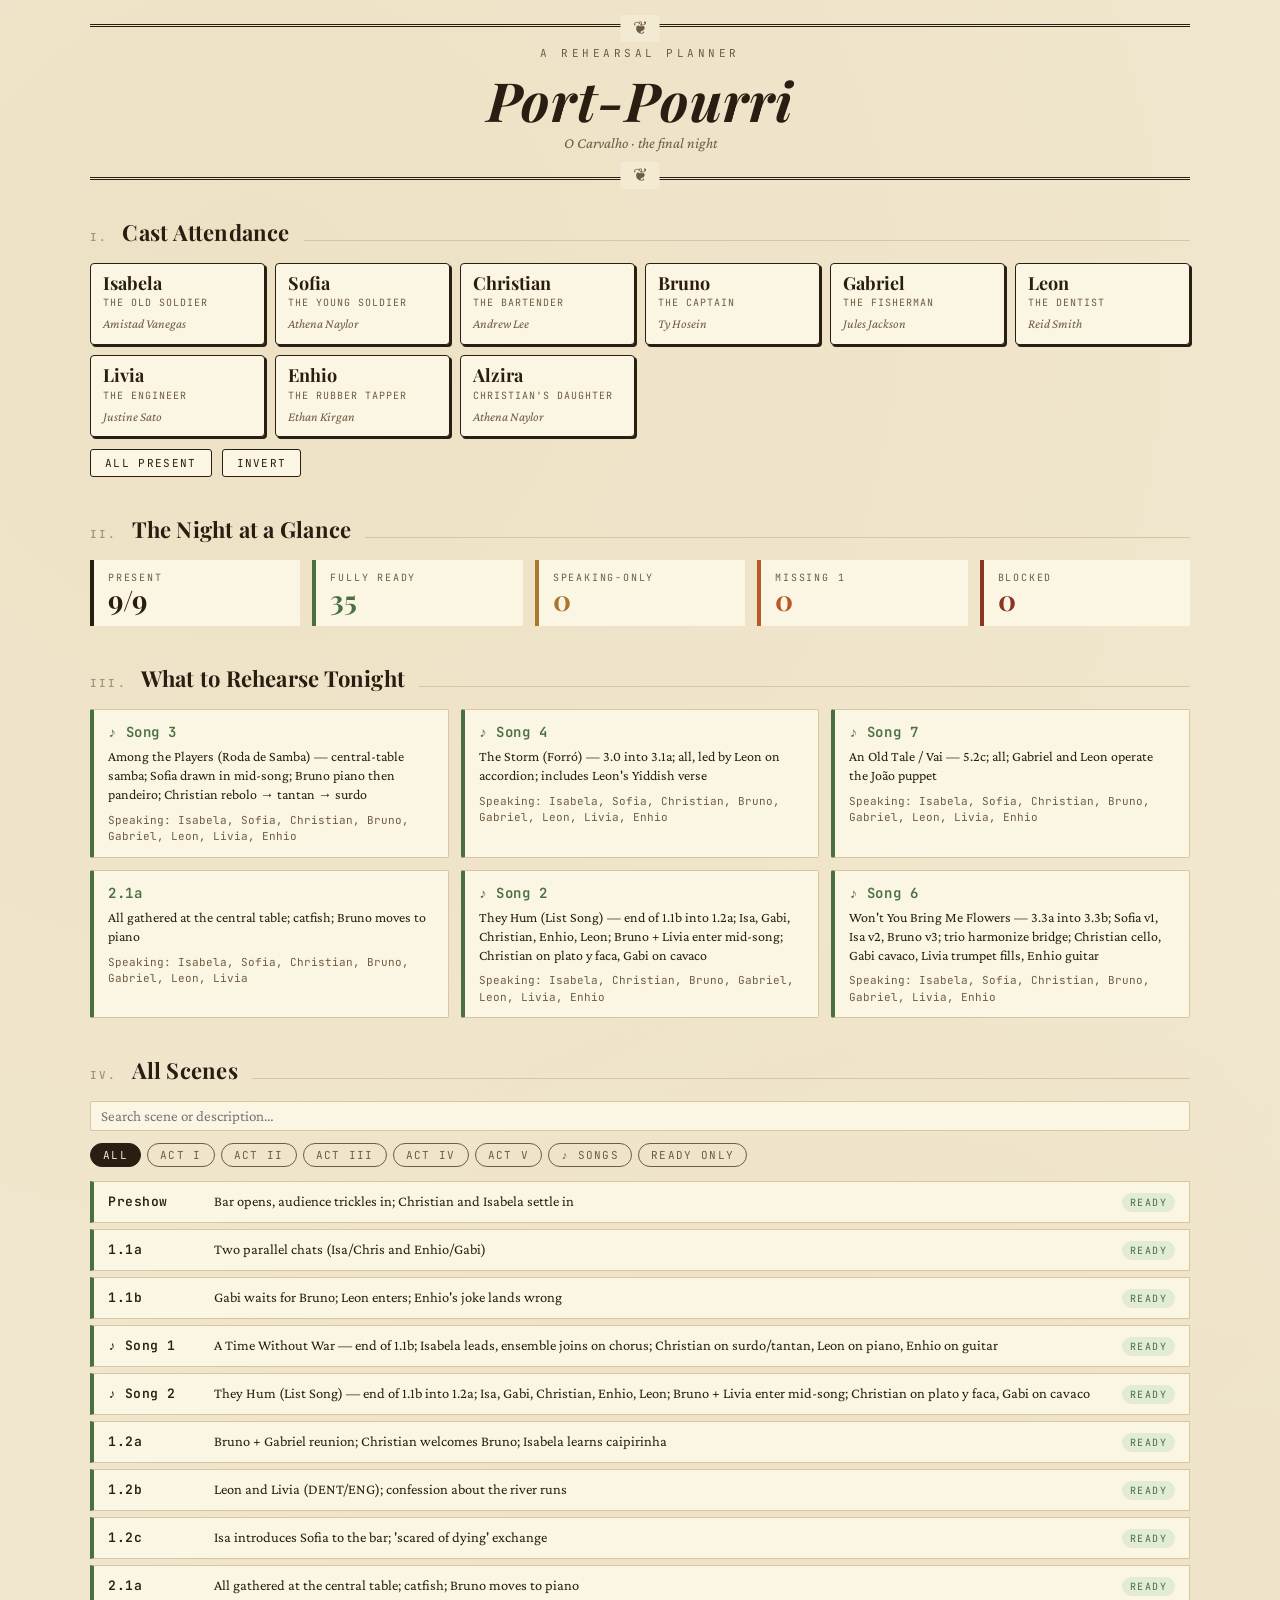
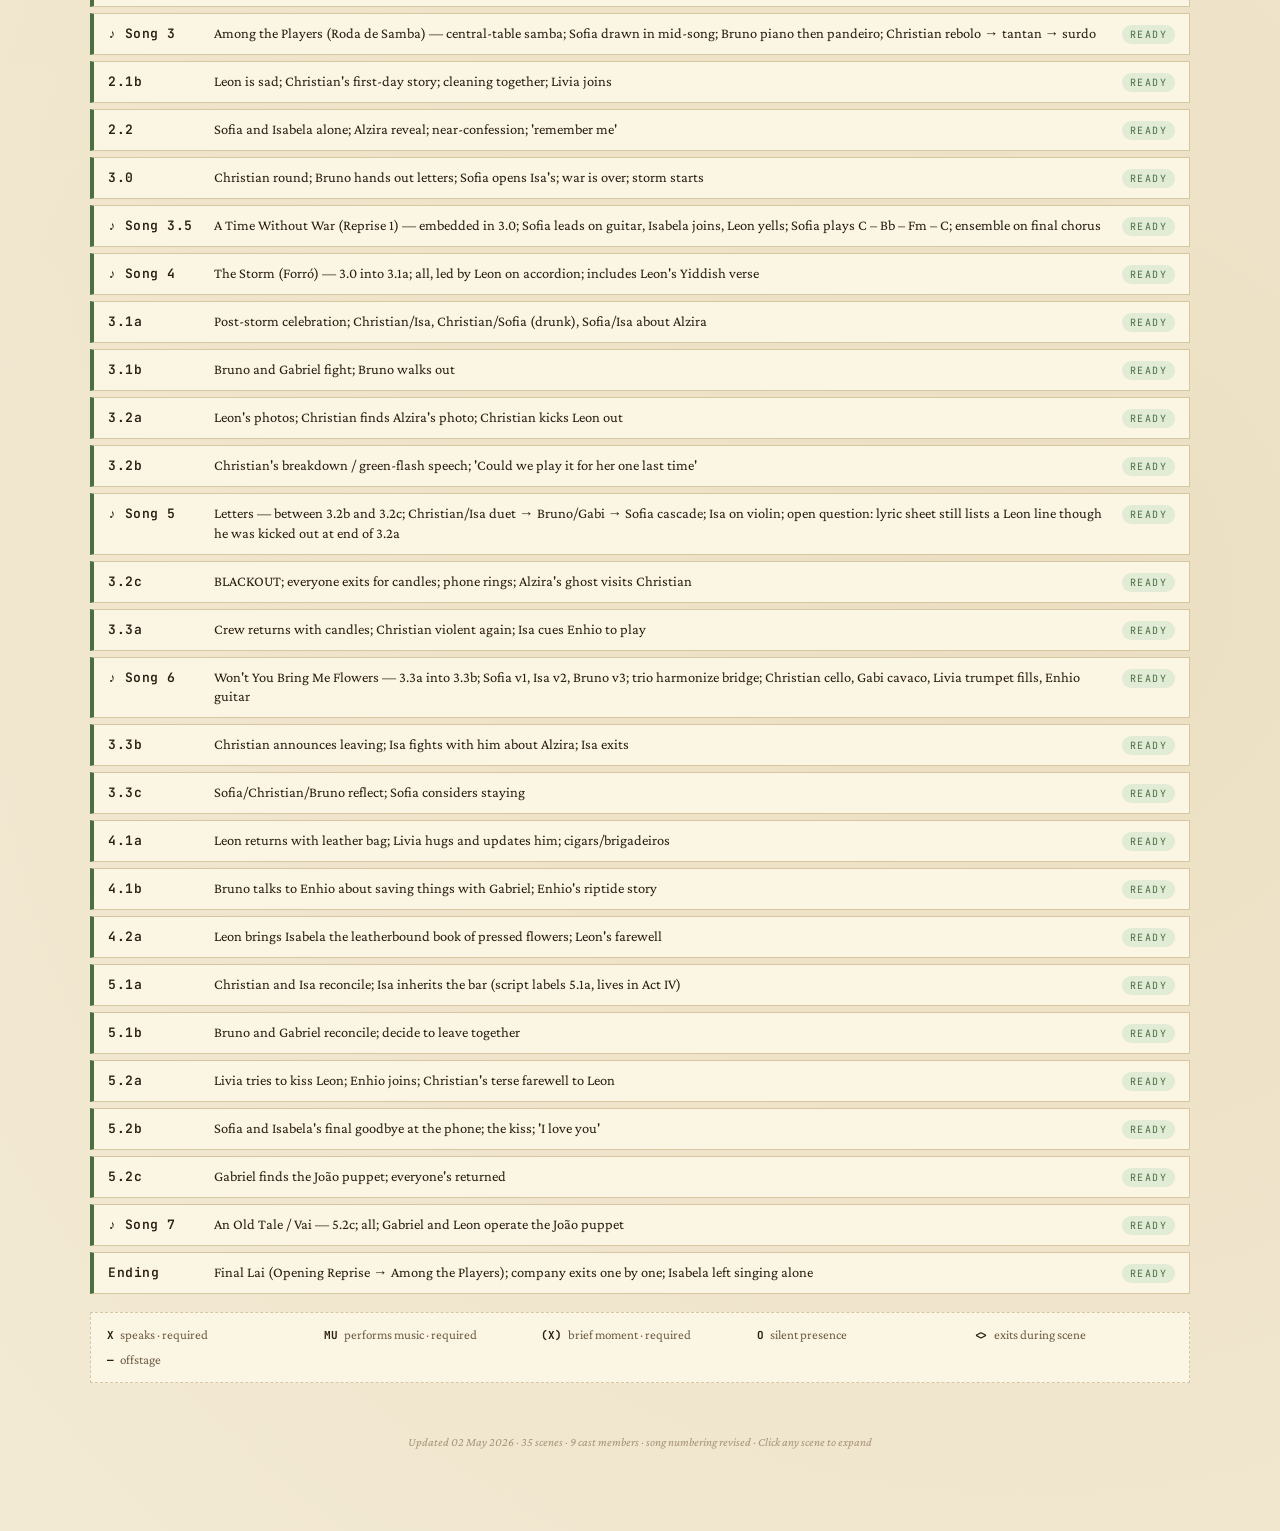
<file: planner-old.html>
<!DOCTYPE html>
<html lang="en">
<head>
<meta charset="UTF-8" />
<meta name="viewport" content="width=device-width, initial-scale=1.0" />
<title>Port-Pourri Rehearsal Planner</title>
<link rel="preconnect" href="https://fonts.googleapis.com">
<link rel="preconnect" href="https://fonts.gstatic.com" crossorigin>
<link href="https://fonts.googleapis.com/css2?family=Playfair+Display:ital,wght@0,400;0,700;1,400;1,700&family=Crimson+Pro:ital,wght@0,400;0,600;1,400&family=JetBrains+Mono:wght@400;600&display=swap" rel="stylesheet">
<style>
  :root {
    --parchment: #f3ead4;
    --parchment-deep: #ebdfbf;
    --parchment-card: #fbf5e3;
    --ink: #2a1d12;
    --ink-soft: #6e5c44;
    --ink-faint: #a89478;
    --rule: #d6c7a3;

    --green: #4a7042;
    --green-bg: #e1ebd6;
    --amber: #a8772a;
    --amber-bg: #f4e4c2;
    --orange: #b85a26;
    --orange-bg: #f7d9bd;
    --rust: #8a3522;
    --rust-bg: #f0c8be;

    --absent: #b8a890;
  }
  * { box-sizing: border-box; }
  html, body { margin: 0; padding: 0; }
  body {
    background: var(--parchment);
    background-image:
      radial-gradient(circle at 20% 10%, rgba(220, 200, 150, 0.25), transparent 60%),
      radial-gradient(circle at 80% 70%, rgba(200, 170, 110, 0.18), transparent 55%);
    color: var(--ink);
    font-family: 'Crimson Pro', Georgia, serif;
    font-size: 17px;
    line-height: 1.5;
    min-height: 100vh;
    padding: 24px 20px 80px;
  }
  .container { max-width: 1100px; margin: 0 auto; }

  /* HEADER */
  header.playbill {
    text-align: center;
    border-top: 3px double var(--ink);
    border-bottom: 3px double var(--ink);
    padding: 18px 8px 22px;
    margin-bottom: 28px;
    position: relative;
  }
  header.playbill::before, header.playbill::after {
    content: "❦";
    color: var(--ink-soft);
    font-size: 18px;
    position: absolute;
    left: 50%;
    transform: translateX(-50%);
  }
  header.playbill::before { top: -12px; background: var(--parchment); padding: 0 12px; }
  header.playbill::after { bottom: -12px; background: var(--parchment); padding: 0 12px; }

  h1.title {
    font-family: 'Playfair Display', serif;
    font-style: italic;
    font-weight: 700;
    font-size: clamp(34px, 6vw, 54px);
    letter-spacing: 0.02em;
    margin: 0 0 4px;
    line-height: 1.05;
  }
  .subtitle {
    font-family: 'JetBrains Mono', monospace;
    font-size: 11px;
    letter-spacing: 0.32em;
    text-transform: uppercase;
    color: var(--ink-soft);
    margin-bottom: 10px;
  }
  .tagline {
    font-style: italic;
    color: var(--ink-soft);
    font-size: 15px;
  }

  /* SECTION HEADERS */
  h2.section {
    font-family: 'Playfair Display', serif;
    font-weight: 700;
    font-size: 22px;
    letter-spacing: 0.01em;
    margin: 36px 0 14px;
    display: flex;
    align-items: baseline;
    gap: 14px;
  }
  h2.section::after {
    content: "";
    flex: 1;
    height: 1px;
    background: var(--rule);
  }
  h2.section .num {
    font-family: 'JetBrains Mono', monospace;
    font-weight: 600;
    font-size: 11px;
    letter-spacing: 0.2em;
    color: var(--ink-faint);
    text-transform: uppercase;
  }

  /* CAST ROSTER */
  .roster {
    display: grid;
    grid-template-columns: repeat(auto-fill, minmax(165px, 1fr));
    gap: 10px;
  }
  .chip {
    background: var(--parchment-card);
    border: 1.5px solid var(--ink);
    border-radius: 4px;
    padding: 10px 12px;
    cursor: pointer;
    user-select: none;
    transition: all 0.15s ease;
    box-shadow: 2px 2px 0 var(--ink);
    position: relative;
  }
  .chip:hover { transform: translate(-1px, -1px); box-shadow: 3px 3px 0 var(--ink); }
  .chip:active { transform: translate(1px, 1px); box-shadow: 1px 1px 0 var(--ink); }
  .chip .name {
    font-family: 'Playfair Display', serif;
    font-weight: 700;
    font-size: 18px;
    line-height: 1.1;
    margin-bottom: 2px;
  }
  .chip .role {
    font-family: 'JetBrains Mono', monospace;
    font-size: 10px;
    letter-spacing: 0.1em;
    color: var(--ink-soft);
    text-transform: uppercase;
  }
  .chip .actor {
    font-style: italic;
    font-size: 13px;
    color: var(--ink-soft);
    margin-top: 4px;
  }
  .chip[data-present="false"] {
    background: transparent;
    border-style: dashed;
    color: var(--absent);
    box-shadow: none;
  }
  .chip[data-present="false"] .name {
    text-decoration: line-through;
    text-decoration-thickness: 2px;
    color: var(--absent);
  }
  .chip[data-present="false"] .role,
  .chip[data-present="false"] .actor { color: var(--absent); }

  .roster-controls {
    display: flex;
    gap: 10px;
    margin-top: 12px;
    flex-wrap: wrap;
  }
  .btn {
    background: var(--parchment-card);
    border: 1px solid var(--ink);
    border-radius: 3px;
    padding: 6px 14px;
    font-family: 'JetBrains Mono', monospace;
    font-size: 11px;
    letter-spacing: 0.12em;
    text-transform: uppercase;
    cursor: pointer;
    color: var(--ink);
    transition: all 0.12s ease;
  }
  .btn:hover { background: var(--ink); color: var(--parchment); }

  /* STATS */
  .stats {
    display: grid;
    grid-template-columns: repeat(auto-fit, minmax(140px, 1fr));
    gap: 12px;
    margin: 14px 0 0;
  }
  .stat {
    background: var(--parchment-card);
    border-left: 4px solid var(--ink);
    padding: 10px 14px;
  }
  .stat .label {
    font-family: 'JetBrains Mono', monospace;
    font-size: 10px;
    letter-spacing: 0.18em;
    text-transform: uppercase;
    color: var(--ink-soft);
  }
  .stat .value {
    font-family: 'Playfair Display', serif;
    font-size: 28px;
    font-weight: 700;
    line-height: 1.1;
  }
  .stat.green { border-color: var(--green); }
  .stat.amber { border-color: var(--amber); }
  .stat.orange { border-color: var(--orange); }
  .stat.rust { border-color: var(--rust); }
  .stat.green .value { color: var(--green); }
  .stat.amber .value { color: var(--amber); }
  .stat.orange .value { color: var(--orange); }
  .stat.rust .value { color: var(--rust); }

  /* RECOMMENDATIONS */
  .recs {
    display: grid;
    grid-template-columns: repeat(auto-fill, minmax(280px, 1fr));
    gap: 12px;
  }
  .rec {
    background: var(--parchment-card);
    border: 1px solid var(--rule);
    border-left: 4px solid var(--green);
    padding: 12px 14px;
    border-radius: 2px;
    cursor: pointer;
    transition: all 0.12s ease;
  }
  .rec:hover { background: #fff8e2; }
  .rec .scene-label {
    font-family: 'JetBrains Mono', monospace;
    font-weight: 600;
    font-size: 14px;
    letter-spacing: 0.04em;
    color: var(--green);
  }
  .rec .desc {
    font-size: 14px;
    color: var(--ink);
    margin: 4px 0 8px;
    line-height: 1.35;
  }
  .rec .chars {
    font-family: 'JetBrains Mono', monospace;
    font-size: 11px;
    color: var(--ink-soft);
  }
  .rec.amber { border-left-color: var(--amber); }
  .rec.amber .scene-label { color: var(--amber); }
  .recs-empty {
    grid-column: 1/-1;
    padding: 24px;
    text-align: center;
    font-style: italic;
    color: var(--ink-soft);
    background: var(--parchment-card);
    border: 1px dashed var(--rule);
  }

  /* FILTERS */
  .filters {
    display: flex;
    gap: 6px;
    flex-wrap: wrap;
    margin-bottom: 14px;
  }
  .filter {
    background: transparent;
    border: 1px solid var(--ink-soft);
    color: var(--ink-soft);
    padding: 4px 12px;
    font-family: 'JetBrains Mono', monospace;
    font-size: 11px;
    letter-spacing: 0.12em;
    text-transform: uppercase;
    cursor: pointer;
    border-radius: 14px;
    transition: all 0.12s ease;
  }
  .filter:hover { border-color: var(--ink); color: var(--ink); }
  .filter[data-active="true"] {
    background: var(--ink);
    color: var(--parchment);
    border-color: var(--ink);
  }

  /* SCENES TABLE */
  .scenes {
    display: flex;
    flex-direction: column;
    gap: 6px;
  }
  .scene {
    background: var(--parchment-card);
    border: 1px solid var(--rule);
    border-left: 4px solid var(--ink-faint);
    padding: 10px 14px;
    cursor: pointer;
    transition: background 0.12s ease;
  }
  .scene:hover { background: #fff8e2; }
  .scene[data-status="green"]  { border-left-color: var(--green); }
  .scene[data-status="amber"]  { border-left-color: var(--amber); }
  .scene[data-status="orange"] { border-left-color: var(--orange); }
  .scene[data-status="rust"]   { border-left-color: var(--rust); }

  .scene-header {
    display: grid;
    grid-template-columns: 90px 1fr auto;
    gap: 16px;
    align-items: baseline;
  }
  .scene-label {
    font-family: 'JetBrains Mono', monospace;
    font-weight: 600;
    font-size: 13px;
    letter-spacing: 0.04em;
  }
  .scene-desc {
    font-size: 14.5px;
    line-height: 1.35;
    color: var(--ink);
  }
  .scene-status-badge {
    font-family: 'JetBrains Mono', monospace;
    font-size: 10px;
    letter-spacing: 0.14em;
    text-transform: uppercase;
    padding: 2px 8px;
    border-radius: 12px;
    white-space: nowrap;
  }
  .scene-status-badge[data-status="green"]  { background: var(--green-bg); color: var(--green); }
  .scene-status-badge[data-status="amber"]  { background: var(--amber-bg); color: var(--amber); }
  .scene-status-badge[data-status="orange"] { background: var(--orange-bg); color: var(--orange); }
  .scene-status-badge[data-status="rust"]   { background: var(--rust-bg); color: var(--rust); }

  .scene.is-song .scene-label::before {
    content: "♪ ";
  }

  .scene-detail {
    margin-top: 10px;
    padding-top: 10px;
    border-top: 1px dashed var(--rule);
    display: none;
    grid-template-columns: 1fr 1fr;
    gap: 14px;
  }
  .scene[data-open="true"] .scene-detail { display: grid; }
  .scene-detail h4 {
    font-family: 'JetBrains Mono', monospace;
    font-size: 10px;
    letter-spacing: 0.18em;
    text-transform: uppercase;
    color: var(--ink-soft);
    margin: 0 0 6px;
    font-weight: 600;
  }
  .char-list { display: flex; flex-direction: column; gap: 3px; font-size: 14px; }
  .char-line {
    display: flex;
    align-items: center;
    gap: 8px;
  }
  .char-line .mark {
    font-family: 'JetBrains Mono', monospace;
    font-weight: 600;
    font-size: 11px;
    width: 28px;
    text-align: center;
    padding: 1px 4px;
    border-radius: 3px;
    background: var(--parchment-deep);
    color: var(--ink);
  }
  .char-line.absent .name { text-decoration: line-through; color: var(--absent); }
  .char-line.absent .mark { background: var(--rust-bg); color: var(--rust); }

  /* MISC */
  .toolbar {
    display: flex;
    gap: 12px;
    align-items: center;
    flex-wrap: wrap;
    margin-bottom: 12px;
  }
  .toolbar input[type="text"] {
    flex: 1;
    min-width: 180px;
    background: var(--parchment-card);
    border: 1px solid var(--rule);
    padding: 6px 10px;
    font-family: 'Crimson Pro', serif;
    font-size: 15px;
    color: var(--ink);
    border-radius: 2px;
  }
  .toolbar input[type="text"]:focus { outline: none; border-color: var(--ink); }

  .legend {
    margin-top: 18px;
    padding: 12px 16px;
    background: var(--parchment-card);
    border: 1px dashed var(--rule);
    font-size: 13px;
    color: var(--ink-soft);
    display: grid;
    grid-template-columns: repeat(auto-fit, minmax(180px, 1fr));
    gap: 6px 18px;
  }
  .legend strong { color: var(--ink); font-family: 'JetBrains Mono', monospace; font-size: 11px; margin-right: 4px; }

  footer {
    margin-top: 50px;
    text-align: center;
    font-size: 12px;
    color: var(--ink-faint);
    font-style: italic;
  }

  @media (max-width: 600px) {
    body { padding: 16px 12px 60px; }
    .scene-header { grid-template-columns: 70px 1fr; }
    .scene-status-badge { grid-column: 1/-1; justify-self: start; margin-top: 4px; }
    .scene-detail { grid-template-columns: 1fr; }
  }
</style>
</head>
<body>
<div class="container">

<header class="playbill">
  <div class="subtitle">A Rehearsal Planner</div>
  <h1 class="title">Port-Pourri</h1>
  <div class="tagline">O Carvalho · the final night</div>
</header>

<h2 class="section"><span class="num">I.</span> Cast Attendance</h2>
<div class="roster" id="roster"></div>
<div class="roster-controls">
  <button class="btn" id="all-present">All present</button>
  <button class="btn" id="invert">Invert</button>
</div>

<h2 class="section"><span class="num">II.</span> The Night at a Glance</h2>
<div class="stats" id="stats"></div>

<h2 class="section"><span class="num">III.</span> What to Rehearse Tonight</h2>
<div class="recs" id="recs"></div>

<h2 class="section"><span class="num">IV.</span> All Scenes</h2>
<div class="toolbar">
  <input type="text" id="search" placeholder="Search scene or description…" />
</div>
<div class="filters" id="filters"></div>
<div class="scenes" id="scenes"></div>

<div class="legend">
  <div><strong>X</strong> speaks · required</div>
  <div><strong>MU</strong> performs music · required</div>
  <div><strong>(X)</strong> brief moment · required</div>
  <div><strong>O</strong> silent presence</div>
  <div><strong>&lt;&gt;</strong> exits during scene</div>
  <div><strong>—</strong> offstage</div>
</div>

<footer>
  Updated 02 May 2026 · 35 scenes · 9 cast members · song numbering revised · Click any scene to expand
</footer>

</div>

<script>
// ============================================================
// DATA
// ============================================================
const CHARACTERS = [
  { name: "Isabela",  role: "The Old Soldier",      actor: "Amistad Vanegas" },
  { name: "Sofia",    role: "The Young Soldier",    actor: "Athena Naylor"   },
  { name: "Christian",role: "The Bartender",        actor: "Andrew Lee"      },
  { name: "Bruno",    role: "The Captain",          actor: "Ty Hosein"       },
  { name: "Gabriel",  role: "The Fisherman",        actor: "Jules Jackson"   },
  { name: "Leon",     role: "The Dentist",          actor: "Reid Smith"      },
  { name: "Livia",    role: "The Engineer",         actor: "Justine Sato"    },
  { name: "Enhio",    role: "The Rubber Tapper",    actor: "Ethan Kirgan"    },
  { name: "Alzira",   role: "Christian's Daughter", actor: "Athena Naylor"   },
];

const SCENES = [
  { act: 1, label: "Preshow", song: false, desc: "Bar opens, audience trickles in; Christian and Isabela settle in" },
  { act: 1, label: "1.1a",    song: false, desc: "Two parallel chats (Isa/Chris and Enhio/Gabi)" },
  { act: 1, label: "1.1b",    song: false, desc: "Gabi waits for Bruno; Leon enters; Enhio's joke lands wrong" },
  { act: 1, label: "Song 1",  song: true,  desc: "A Time Without War — end of 1.1b; Isabela leads, ensemble joins on chorus; Christian on surdo/tantan, Leon on piano, Enhio on guitar" },
  { act: 1, label: "Song 2",  song: true,  desc: "They Hum (List Song) — end of 1.1b into 1.2a; Isa, Gabi, Christian, Enhio, Leon; Bruno + Livia enter mid-song; Christian on plato y faca, Gabi on cavaco" },
  { act: 1, label: "1.2a",    song: false, desc: "Bruno + Gabriel reunion; Christian welcomes Bruno; Isabela learns caipirinha" },
  { act: 1, label: "1.2b",    song: false, desc: "Leon and Livia (DENT/ENG); confession about the river runs" },
  { act: 1, label: "1.2c",    song: false, desc: "Isa introduces Sofia to the bar; 'scared of dying' exchange" },

  { act: 2, label: "2.1a",    song: false, desc: "All gathered at the central table; catfish; Bruno moves to piano" },
  { act: 2, label: "Song 3",  song: true,  desc: "Among the Players (Roda de Samba) — central-table samba; Sofia drawn in mid-song; Bruno piano then pandeiro; Christian rebolo → tantan → surdo" },
  { act: 2, label: "2.1b",    song: false, desc: "Leon is sad; Christian's first-day story; cleaning together; Livia joins" },
  { act: 2, label: "2.2",     song: false, desc: "Sofia and Isabela alone; Alzira reveal; near-confession; 'remember me'" },

  { act: 3, label: "3.0",     song: false, desc: "Christian round; Bruno hands out letters; Sofia opens Isa's; war is over; storm starts" },
  { act: 3, label: "Song 3.5",song: true,  desc: "A Time Without War (Reprise 1) — embedded in 3.0; Sofia leads on guitar, Isabela joins, Leon yells; Sofia plays C – Bb – Fm – C; ensemble on final chorus" },
  { act: 3, label: "Song 4",  song: true,  desc: "The Storm (Forró) — 3.0 into 3.1a; all, led by Leon on accordion; includes Leon's Yiddish verse" },
  { act: 3, label: "3.1a",    song: false, desc: "Post-storm celebration; Christian/Isa, Christian/Sofia (drunk), Sofia/Isa about Alzira" },
  { act: 3, label: "3.1b",    song: false, desc: "Bruno and Gabriel fight; Bruno walks out" },
  { act: 3, label: "3.2a",    song: false, desc: "Leon's photos; Christian finds Alzira's photo; Christian kicks Leon out" },
  { act: 3, label: "3.2b",    song: false, desc: "Christian's breakdown / green-flash speech; 'Could we play it for her one last time'" },
  { act: 3, label: "Song 5",  song: true,  desc: "Letters — between 3.2b and 3.2c; Christian/Isa duet → Bruno/Gabi → Sofia cascade; Isa on violin; open question: lyric sheet still lists a Leon line though he was kicked out at end of 3.2a" },
  { act: 3, label: "3.2c",    song: false, desc: "BLACKOUT; everyone exits for candles; phone rings; Alzira's ghost visits Christian" },
  { act: 3, label: "3.3a",    song: false, desc: "Crew returns with candles; Christian violent again; Isa cues Enhio to play" },
  { act: 3, label: "Song 6",  song: true,  desc: "Won't You Bring Me Flowers — 3.3a into 3.3b; Sofia v1, Isa v2, Bruno v3; trio harmonize bridge; Christian cello, Gabi cavaco, Livia trumpet fills, Enhio guitar" },
  { act: 3, label: "3.3b",    song: false, desc: "Christian announces leaving; Isa fights with him about Alzira; Isa exits" },
  { act: 3, label: "3.3c",    song: false, desc: "Sofia/Christian/Bruno reflect; Sofia considers staying" },

  { act: 4, label: "4.1a",    song: false, desc: "Leon returns with leather bag; Livia hugs and updates him; cigars/brigadeiros" },
  { act: 4, label: "4.1b",    song: false, desc: "Bruno talks to Enhio about saving things with Gabriel; Enhio's riptide story" },
  { act: 4, label: "4.2a",    song: false, desc: "Leon brings Isabela the leatherbound book of pressed flowers; Leon's farewell" },
  { act: 4, label: "5.1a",    song: false, desc: "Christian and Isa reconcile; Isa inherits the bar (script labels 5.1a, lives in Act IV)" },

  { act: 5, label: "5.1b",    song: false, desc: "Bruno and Gabriel reconcile; decide to leave together" },
  { act: 5, label: "5.2a",    song: false, desc: "Livia tries to kiss Leon; Enhio joins; Christian's terse farewell to Leon" },
  { act: 5, label: "5.2b",    song: false, desc: "Sofia and Isabela's final goodbye at the phone; the kiss; 'I love you'" },
  { act: 5, label: "5.2c",    song: false, desc: "Gabriel finds the João puppet; everyone's returned" },
  { act: 5, label: "Song 7",  song: true,  desc: "An Old Tale / Vai — 5.2c; all; Gabriel and Leon operate the João puppet" },
  { act: 5, label: "Ending",  song: false, desc: "Final Lai (Opening Reprise → Among the Players); company exits one by one; Isabela left singing alone" },
];

const MARKS = {
  "Preshow":  {Isabela:"X", Christian:"X"},
  "1.1a":     {Isabela:"X", Christian:"X", Gabriel:"X", Enhio:"X"},
  "1.1b":     {Isabela:"X", Christian:"X", Gabriel:"X", Leon:"X", Enhio:"X"},
  "Song 1":   {Isabela:"X", Christian:"MU", Gabriel:"X", Leon:"MU", Enhio:"MU"},
  "Song 2":   {Isabela:"X", Christian:"MU", Bruno:"X", Gabriel:"MU", Leon:"X", Livia:"X", Enhio:"MU"},
  "1.2a":     {Isabela:"X", Sofia:"O", Christian:"X", Bruno:"X", Gabriel:"X", Leon:"O", Livia:"O", Enhio:"O"},
  "1.2b":     {Isabela:"O", Sofia:"O", Christian:"(X)", Bruno:"O", Gabriel:"O", Leon:"X", Livia:"X", Enhio:"O"},
  "1.2c":     {Isabela:"X", Sofia:"X", Christian:"X", Bruno:"O", Gabriel:"O", Leon:"O", Livia:"O", Enhio:"O"},

  "2.1a":     {Isabela:"X", Sofia:"X", Christian:"X", Bruno:"X", Gabriel:"X", Leon:"(X)", Livia:"X", Enhio:"O"},
  "Song 3":   {Isabela:"MU", Sofia:"MU", Christian:"MU", Bruno:"MU", Gabriel:"MU", Leon:"MU", Livia:"MU", Enhio:"MU"},
  "2.1b":     {Isabela:"O", Sofia:"O", Christian:"X", Bruno:"O", Gabriel:"O", Leon:"X", Livia:"X", Enhio:"O"},
  "2.2":      {Isabela:"X", Sofia:"X", Christian:"O", Bruno:"O", Gabriel:"O", Leon:"O", Livia:"O", Enhio:"O"},

  "3.0":      {Isabela:"X", Sofia:"X", Christian:"X", Bruno:"X", Gabriel:"X", Leon:"O", Livia:"O", Enhio:"O"},
  "Song 3.5": {Isabela:"X", Sofia:"MU", Christian:"O", Bruno:"O", Gabriel:"O", Leon:"(X)", Livia:"O", Enhio:"O"},
  "Song 4":   {Isabela:"MU", Sofia:"MU", Christian:"MU", Bruno:"MU", Gabriel:"MU", Leon:"MU", Livia:"MU", Enhio:"MU"},
  "3.1a":     {Isabela:"X", Sofia:"X", Christian:"X", Bruno:"O", Gabriel:"O", Leon:"O", Livia:"O", Enhio:"(X)"},
  "3.1b":     {Isabela:"O", Sofia:"O", Christian:"O", Bruno:"X", Gabriel:"X", Leon:"O", Livia:"O", Enhio:"O"},
  "3.2a":     {Isabela:"X", Sofia:"O", Christian:"X", Bruno:"O", Gabriel:"O", Leon:"X", Livia:"X", Enhio:"X"},
  "3.2b":     {Isabela:"X", Sofia:"O", Christian:"X", Bruno:"O", Gabriel:"O", Livia:"O", Enhio:"O"},
  "Song 5":   {Isabela:"X", Sofia:"X", Christian:"X", Bruno:"X", Gabriel:"X"},
  "3.2c":     {Christian:"X", Alzira:"O"},
  "3.3a":     {Isabela:"X", Sofia:"O", Christian:"X", Bruno:"O", Gabriel:"O", Livia:"O", Enhio:"X"},
  "Song 6":   {Isabela:"X", Sofia:"X", Christian:"MU", Bruno:"X", Gabriel:"MU", Livia:"MU", Enhio:"MU"},
  "3.3b":     {Isabela:"X", Sofia:"X", Christian:"X", Bruno:"X", Gabriel:"X", Livia:"O", Enhio:"X"},
  "3.3c":     {Sofia:"X", Christian:"X", Bruno:"X", Livia:"O", Enhio:"O"},

  "4.1a":     {Sofia:"O", Christian:"O", Bruno:"O", Leon:"X", Livia:"X", Enhio:"O"},
  "4.1b":     {Isabela:"O", Sofia:"O", Christian:"O", Bruno:"X", Leon:"O", Livia:"O", Enhio:"X"},
  "4.2a":     {Isabela:"X", Sofia:"O", Christian:"O", Bruno:"O", Leon:"X", Livia:"O", Enhio:"O"},
  "5.1a":     {Isabela:"X", Sofia:"O", Christian:"X", Bruno:"O", Leon:"O", Livia:"O", Enhio:"O"},

  "5.1b":     {Isabela:"O", Sofia:"O", Christian:"O", Bruno:"X", Gabriel:"X", Leon:"O", Livia:"O", Enhio:"O"},
  "5.2a":     {Isabela:"O", Sofia:"O", Christian:"X", Bruno:"O", Gabriel:"O", Leon:"X", Livia:"X", Enhio:"X"},
  "5.2b":     {Isabela:"X", Sofia:"X", Christian:"O", Bruno:"O", Gabriel:"O", Leon:"O", Livia:"O", Enhio:"O"},
  "5.2c":     {Isabela:"O", Sofia:"O", Christian:"X", Bruno:"O", Gabriel:"X", Leon:"O", Livia:"O", Enhio:"O"},
  "Song 7":   {Isabela:"MU", Sofia:"MU", Christian:"MU", Bruno:"MU", Gabriel:"MU", Leon:"MU", Livia:"MU", Enhio:"MU"},
  "Ending":  {Isabela:"X", Sofia:"<>", Christian:"<>", Bruno:"<>", Gabriel:"<>", Leon:"<>", Livia:"<>", Enhio:"<>"},
};

// Marks that mean "this character is REQUIRED for the scene to function"
const REQUIRED_MARKS = new Set(["X", "MU", "(X)"]);
// Marks that mean "in scene but silent"
const SILENT_MARKS   = new Set(["O", "<>"]);

// ============================================================
// STATE
// ============================================================
const state = {
  present: Object.fromEntries(CHARACTERS.map(c => [c.name, true])),
  filterAct: "all",
  search: "",
  openScenes: new Set(),
};

// ============================================================
// LOGIC
// ============================================================
function sceneStatus(label) {
  const marks = MARKS[label] || {};
  const missingRequired = [];
  const missingSilent = [];
  for (const [char, mark] of Object.entries(marks)) {
    if (state.present[char]) continue;
    if (REQUIRED_MARKS.has(mark)) missingRequired.push(char);
    else if (SILENT_MARKS.has(mark)) missingSilent.push(char);
  }
  let status;
  if (missingRequired.length === 0 && missingSilent.length === 0) status = "green";
  else if (missingRequired.length === 0) status = "amber";
  else if (missingRequired.length === 1) status = "orange";
  else status = "rust";
  return { status, missingRequired, missingSilent };
}

function statusLabel(s) {
  return {
    green:  "Ready",
    amber:  "Speaking only",
    orange: "Missing 1",
    rust:   "Blocked",
  }[s];
}

function sceneCastSize(label) {
  const marks = MARKS[label] || {};
  return Object.keys(marks).length;
}

function speakingCharsInScene(label) {
  const marks = MARKS[label] || {};
  return Object.entries(marks)
    .filter(([_, m]) => REQUIRED_MARKS.has(m))
    .map(([c]) => c);
}

// ============================================================
// RENDER
// ============================================================
function renderRoster() {
  const roster = document.getElementById("roster");
  roster.innerHTML = CHARACTERS.map(c => `
    <div class="chip" data-char="${c.name}" data-present="${state.present[c.name]}">
      <div class="name">${c.name}</div>
      <div class="role">${c.role}</div>
      <div class="actor">${c.actor}</div>
    </div>
  `).join("");
  roster.querySelectorAll(".chip").forEach(el => {
    el.addEventListener("click", () => {
      const name = el.dataset.char;
      state.present[name] = !state.present[name];
      render();
    });
  });
}

function renderStats() {
  const tally = { green: 0, amber: 0, orange: 0, rust: 0 };
  SCENES.forEach(s => tally[sceneStatus(s.label).status]++);
  const present = Object.values(state.present).filter(Boolean).length;
  const absent  = CHARACTERS.length - present;

  document.getElementById("stats").innerHTML = `
    <div class="stat"><div class="label">Present</div><div class="value">${present}/${CHARACTERS.length}</div></div>
    <div class="stat green"><div class="label">Fully Ready</div><div class="value">${tally.green}</div></div>
    <div class="stat amber"><div class="label">Speaking-Only</div><div class="value">${tally.amber}</div></div>
    <div class="stat orange"><div class="label">Missing 1</div><div class="value">${tally.orange}</div></div>
    <div class="stat rust"><div class="label">Blocked</div><div class="value">${tally.rust}</div></div>
  `;
}

function renderRecs() {
  // Score every scene; pick top 6 from green + amber tiers, sorted by:
  //   (1) tier (green before amber)
  //   (2) involvement of present cast (more = juicier)
  //   (3) # of present cast members WITH SPEAKING ROLES in scene (focus)
  const candidates = SCENES.map(s => {
    const { status, missingSilent } = sceneStatus(s.label);
    if (status !== "green" && status !== "amber") return null;
    const marks = MARKS[s.label] || {};
    const presentInScene = Object.entries(marks)
      .filter(([c]) => state.present[c]).length;
    const presentSpeaking = Object.entries(marks)
      .filter(([c, m]) => state.present[c] && REQUIRED_MARKS.has(m)).length;
    return { scene: s, status, missingSilent, presentInScene, presentSpeaking };
  }).filter(Boolean);

  candidates.sort((a, b) => {
    if (a.status !== b.status) return a.status === "green" ? -1 : 1;
    if (b.presentSpeaking !== a.presentSpeaking) return b.presentSpeaking - a.presentSpeaking;
    return b.presentInScene - a.presentInScene;
  });

  const top = candidates.slice(0, 6);
  const recs = document.getElementById("recs");
  if (top.length === 0) {
    recs.innerHTML = `<div class="recs-empty">No fully-rehearsable scenes with this attendance. Try the orange-bordered scenes below — those are missing one speaking actor and may work with a stand-in.</div>`;
    return;
  }
  recs.innerHTML = top.map(({ scene, status, missingSilent }) => {
    const speakers = speakingCharsInScene(scene.label).filter(c => state.present[c]);
    const note = status === "amber"
      ? `<div class="chars" style="color: var(--amber)">Missing silent: ${missingSilent.join(", ")}</div>`
      : "";
    return `
      <div class="rec ${status === "amber" ? "amber" : ""}" data-jump="${scene.label}">
        <div class="scene-label">${scene.song ? "♪ " : ""}${scene.label}</div>
        <div class="desc">${scene.desc}</div>
        <div class="chars">Speaking: ${speakers.join(", ") || "(none)"}</div>
        ${note}
      </div>
    `;
  }).join("");
  recs.querySelectorAll(".rec").forEach(el => {
    el.addEventListener("click", () => {
      const label = el.dataset.jump;
      state.openScenes.add(label);
      renderScenes();
      const target = document.querySelector(`.scene[data-label="${CSS.escape(label)}"]`);
      if (target) target.scrollIntoView({ behavior: "smooth", block: "center" });
    });
  });
}

function renderFilters() {
  const filters = document.getElementById("filters");
  const opts = [
    { key: "all", label: "All" },
    { key: "1",   label: "Act I" },
    { key: "2",   label: "Act II" },
    { key: "3",   label: "Act III" },
    { key: "4",   label: "Act IV" },
    { key: "5",   label: "Act V" },
    { key: "songs", label: "♪ Songs" },
    { key: "ready", label: "Ready only" },
  ];
  filters.innerHTML = opts.map(o => `
    <button class="filter" data-key="${o.key}" data-active="${state.filterAct === o.key}">${o.label}</button>
  `).join("");
  filters.querySelectorAll(".filter").forEach(el => {
    el.addEventListener("click", () => {
      state.filterAct = el.dataset.key;
      render();
    });
  });
}

function renderScenes() {
  const container = document.getElementById("scenes");
  const search = state.search.trim().toLowerCase();
  const filtered = SCENES.filter(s => {
    if (state.filterAct === "songs" && !s.song) return false;
    if (state.filterAct === "ready") {
      if (sceneStatus(s.label).status !== "green") return false;
    }
    if (["1","2","3","4","5"].includes(state.filterAct) && String(s.act) !== state.filterAct) return false;
    if (search) {
      const hay = (s.label + " " + s.desc).toLowerCase();
      if (!hay.includes(search)) return false;
    }
    return true;
  });

  if (filtered.length === 0) {
    container.innerHTML = `<div class="recs-empty">No scenes match.</div>`;
    return;
  }

  container.innerHTML = filtered.map(s => {
    const { status, missingRequired, missingSilent } = sceneStatus(s.label);
    const isOpen = state.openScenes.has(s.label);
    const marks = MARKS[s.label] || {};
    const charLines = CHARACTERS.map(c => {
      const mark = marks[c.name];
      if (!mark) return null;
      const isAbsent = !state.present[c.name];
      return `<div class="char-line ${isAbsent ? "absent" : ""}">
                <span class="mark">${mark}</span>
                <span class="name">${c.name}</span>
              </div>`;
    }).filter(Boolean).join("");
    const offstage = CHARACTERS
      .filter(c => !marks[c.name])
      .map(c => c.name)
      .join(", ");

    return `
      <div class="scene ${s.song ? "is-song" : ""}" data-label="${s.label}" data-status="${status}" data-open="${isOpen}">
        <div class="scene-header">
          <div class="scene-label">${s.label}</div>
          <div class="scene-desc">${s.desc}</div>
          <div class="scene-status-badge" data-status="${status}">${statusLabel(status)}${
            missingRequired.length ? ` · −${missingRequired.join(", ")}` : ""
          }</div>
        </div>
        <div class="scene-detail">
          <div>
            <h4>In this scene</h4>
            <div class="char-list">${charLines || "<em style='color:var(--ink-soft)'>nobody</em>"}</div>
          </div>
          <div>
            <h4>Offstage</h4>
            <div style="font-size: 14px; color: var(--ink-soft); font-style: italic;">${offstage || "—"}</div>
            ${missingRequired.length ? `<h4 style="margin-top:10px; color: var(--rust);">Missing speakers</h4>
              <div style="font-size: 14px; color: var(--rust);">${missingRequired.join(", ")}</div>` : ""}
            ${missingSilent.length ? `<h4 style="margin-top:10px; color: var(--amber);">Missing silent</h4>
              <div style="font-size: 14px; color: var(--amber);">${missingSilent.join(", ")}</div>` : ""}
          </div>
        </div>
      </div>
    `;
  }).join("");

  container.querySelectorAll(".scene").forEach(el => {
    el.addEventListener("click", (e) => {
      const label = el.dataset.label;
      if (state.openScenes.has(label)) state.openScenes.delete(label);
      else state.openScenes.add(label);
      renderScenes();
    });
  });
}

function render() {
  renderRoster();
  renderStats();
  renderRecs();
  renderFilters();
  renderScenes();
}

// ============================================================
// CONTROLS
// ============================================================
document.getElementById("all-present").addEventListener("click", () => {
  CHARACTERS.forEach(c => state.present[c.name] = true);
  render();
});
document.getElementById("invert").addEventListener("click", () => {
  CHARACTERS.forEach(c => state.present[c.name] = !state.present[c.name]);
  render();
});
document.getElementById("search").addEventListener("input", e => {
  state.search = e.target.value;
  renderScenes();
});

render();
</script>
</body>
</html>
</file>
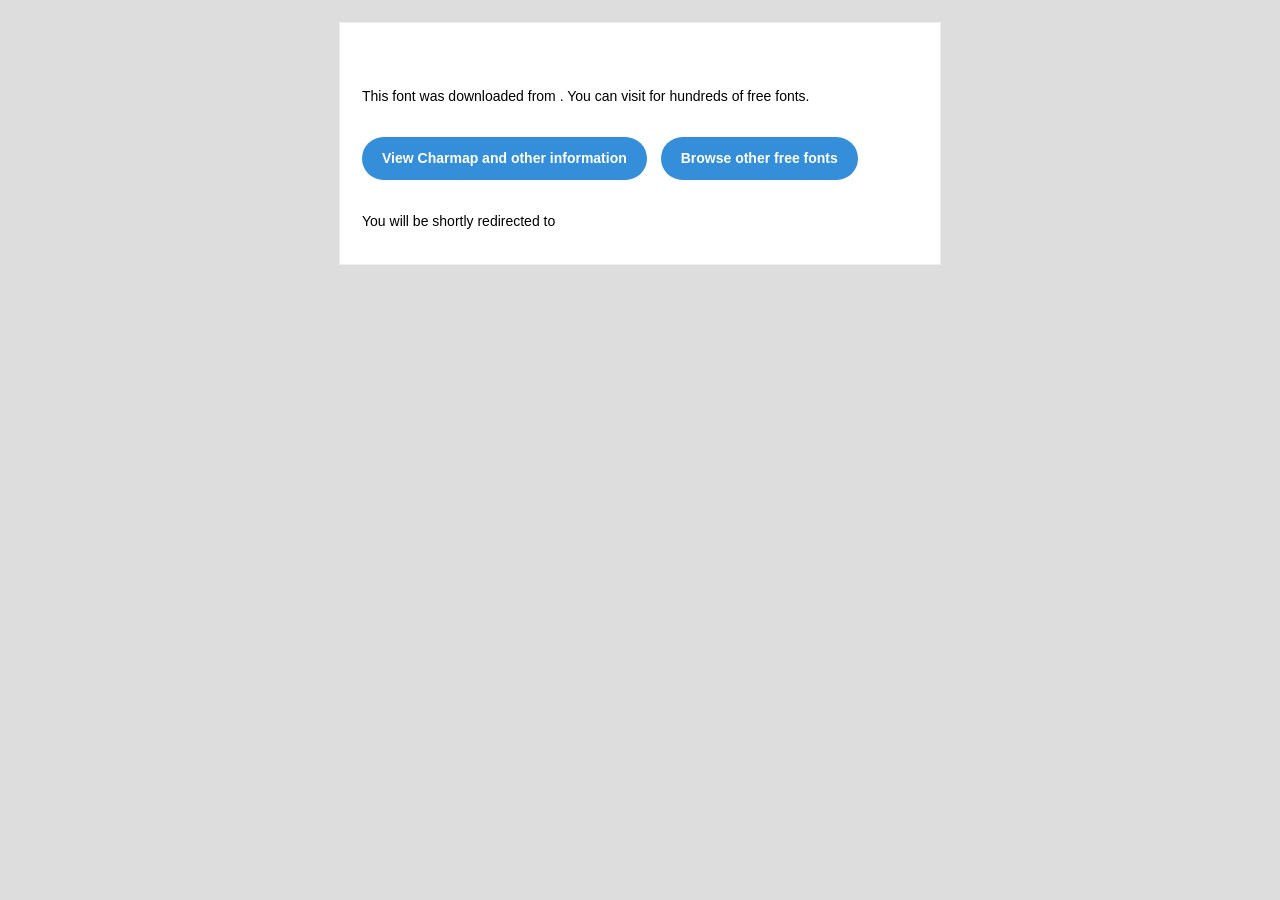
<file: Helvetica Bold/readme.html>
<!DOCTYPE html PUBLIC "-//W3C//DTD XHTML 1.0 Transitional//EN" "http://www.w3.org/TR/xhtml1/DTD/xhtml1-transitional.dtd">
<html xmlns="http://www.w3.org/1999/xhtml">
  <head>
    <meta name="viewport" content="width=device-width" />
    <meta http-equiv="Content-Type" content="text/html; charset=UTF-8" />
    
    <meta http-equiv="refresh" content="5;url=?ref=readme">
    <title></title>
    <style>
/* -------------------------------------
   GLOBAL
   ------------------------------------- */
    * {
      margin:0;
      padding:0;
      font-family: "Helvetica Neue", "Helvetica", Helvetica, Arial, sans-serif;
      font-size: 100%;
      line-height: 1.6;
    }

    img {
      max-width: 100%;
    }

    body {
      -webkit-font-smoothing:antialiased;
      -webkit-text-size-adjust:none;
      width: 100%!important;
      height: 100%;
      background:#DDD;
    }


    /* -------------------------------------
       ELEMENTS
       ------------------------------------- */
    a {
      color: #348eda;
    }

    .btn-primary, .btn-secondary {
      text-decoration:none;
      color: #FFF;
      background-color: #348eda;
      padding:10px 20px;
      font-weight:bold;
      margin: 20px 10px 20px 0;
      text-align:center;
      cursor:pointer;
      display: inline-block;
      border-radius: 25px;
    }

    .btn-secondary{
      background: #aaa;
    }

    .last {
      margin-bottom: 0;
    }

    .first{
      margin-top: 0;
    }


    /* -------------------------------------
       BODY
       ------------------------------------- */
    table.body-wrap {
      width: 100%;
      padding: 20px;
    }

    table.body-wrap .container{
      border: 1px solid #f0f0f0;
    }


    /* -------------------------------------
       FOOTER
       ------------------------------------- */
    table.footer-wrap {
      width: 100%;
      clear:both!important;
    }

    .footer-wrap .container p {
      font-size:12px;
      color:#666;

    }

    table.footer-wrap a{
      color: #999;
    }


    /* -------------------------------------
       TYPOGRAPHY
       ------------------------------------- */
    h1,h2,h3{
      font-family: "Helvetica Neue", Helvetica, Arial, "Lucida Grande", sans-serif; line-height: 1.1; margin-bottom:15px; color:#000;
      margin: 40px 0 10px;
      line-height: 1.2;
      font-weight:200;
    }

    h1 {
      font-size: 36px;
    }
    h2 {
      font-size: 28px;
    }
    h3 {
      font-size: 22px;
    }

    p, ul {
      margin-bottom: 10px;
      font-weight: normal;
      font-size:14px;
    }

    ul li {
      margin-left:5px;
      list-style-position: inside;
    }

    /* ---------------------------------------------------
       RESPONSIVENESS
       Nuke it from orbit. It's the only way to be sure.
       ------------------------------------------------------ */

    /* Set a max-width, and make it display as block so it will automatically stretch to that width, but will also shrink down on a phone or something */
    .container {
      display:block!important;
      max-width:600px!important;
      margin:0 auto!important; /* makes it centered */
      clear:both!important;
    }

    /* This should also be a block element, so that it will fill 100% of the .container */
    .content {
      padding:20px;
      max-width:600px;
      margin:0 auto;
      display:block;
    }

    /* Let's make sure tables in the content area are 100% wide */
    .content table {
      width: 100%;
    }

    </style>
  </head>

  <body bgcolor="#f6f6f6">

    <!-- body -->
    <table class="body-wrap">
      <tr>
        <td></td>
        <td class="container" bgcolor="#FFFFFF">

          <!-- content -->
          <div class="content">
            <table>
              <tr>
                <td>
                  <h1></h1>
                  <p>This font was downloaded from <a href="?ref=readme"></a> . You can visit <a href="?ref=readme"></a> for hundreds of free fonts.</p>
                  <p><a href="?ref=readme" class="btn-primary">View Charmap and other information</a> <a href="?ref=readme" class="btn-primary">Browse other free fonts</a></p>
                  <p>You will be shortly redirected to </p>
                </td>
              </tr>
            </table>
          </div>
          <!-- /content -->

        </td>
        <td></td>
      </tr>
    </table>
    <!-- /body -->

  </body>
</html>
</file>
<file: styles.css>
:root {
  --bg: #001c3e;
  --ink: #2a231b;
  --ink-soft: #6a5d4d;
  --shadow: rgba(31, 20, 11, 0.48);
}

* {
  box-sizing: border-box;
  margin: 0;
  padding: 0;
}

html, body {
  height: 100%;
}

body {
  font-family: 'EB Garamond', Georgia, 'Times New Roman', serif;
  color: var(--ink);
  background: var(--bg);
  background-image: none;
  background-attachment: fixed;
  overflow: hidden;
  -webkit-font-smoothing: antialiased;
  -moz-osx-font-smoothing: grayscale;
}

.stage {
  min-height: 100vh;
  min-height: 100dvh;
  display: flex;
  flex-direction: column;
  align-items: center;
  justify-content: center;
  padding: 1.5rem;
}

.scene {
  width: min(78vw, 880px);
  aspect-ratio: 3300 / 2550;
  perspective: 1800px;
  position: relative;
  opacity: 0;
  transition: opacity 0.9s ease;
  pointer-events: none;
}

.scene.is-visible {
  opacity: 1;
  pointer-events: auto;
}

.sign-shadow {
  position: absolute;
  inset: 9% 10% -6%;
  background: var(--shadow);
  filter: blur(44px);
  z-index: 0;
  border-radius: 50%;
  transition: transform 1.1s cubic-bezier(0.22, 1, 0.36, 1),
              opacity 1.1s ease;
  pointer-events: none;
}

.sign-link {
  display: block;
  position: relative;
  width: 100%;
  height: 100%;
  text-decoration: none;
  cursor: pointer;
  -webkit-tap-highlight-color: transparent;
  outline: none;
  overflow: visible;
  z-index: 3;
}

.sign-link:focus-visible {
  outline: 2px solid var(--ink);
  outline-offset: 24px;
  border-radius: 4px;
}

.sign-fallback,
.sign-canvas {
  position: absolute;
  inset: 0;
  width: 100%;
  height: 100%;
  border-radius: 5%;
}

.sign-fallback {
  overflow: hidden;
  transform-style: preserve-3d;
  transition: transform 1.1s cubic-bezier(0.22, 1, 0.36, 1);
}

.sign-fallback-face {
  position: absolute;
  inset: 0;
  backface-visibility: hidden;
  -webkit-backface-visibility: hidden;
}

.sign-fallback-face img {
  width: 100%;
  height: 100%;
  object-fit: contain;
  display: block;
  user-select: none;
  -webkit-user-drag: none;
}

.sign-fallback-face--rear {
  transform: rotateY(180deg);
}

.sign-fallback-face--rear img {
  position: absolute;
  top: 50%;
  left: 50%;
  width: calc(100% * 2550 / 3300);
  height: calc(100% * 3300 / 2550);
  object-fit: contain;
  transform: translate(-50%, -50%) rotate(-90deg);
}

.sign-canvas {
  overflow: visible;
  opacity: 0;
  pointer-events: none;
  background: none;
}

.sign-canvas.has-three {
  opacity: 1;
  pointer-events: auto;
  background: none;
}

.sign-link.has-three-ready .sign-fallback {
  transition: opacity 220ms ease;
  opacity: 0;
  visibility: hidden;
  pointer-events: none;
}

.sign-canvas canvas {
  display: block;
  width: 100%;
  height: 100%;
}

.sr-only {
  position: absolute;
  width: 1px;
  height: 1px;
  padding: 0;
  margin: -1px;
  overflow: hidden;
  clip: rect(0, 0, 0, 0);
  white-space: nowrap;
  border: 0;
}

@media (hover: hover) {
  .sign-link:hover .sign-fallback,
  .sign-link:focus-visible .sign-fallback {
    transform: rotateY(180deg);
  }
}

@media (hover: none) {
  .sign-link[data-revealed="true"] .sign-fallback {
    transform: rotateY(180deg);
  }
}

@media (prefers-reduced-motion: reduce) {
  .sign-shadow {
    transition: none;
    opacity: 1;
  }
}

@media (max-width: 640px) {
  .scene {
    width: min(88vw, 600px);
  }
  .stage {
    padding: 1rem;
  }
}
</file>
